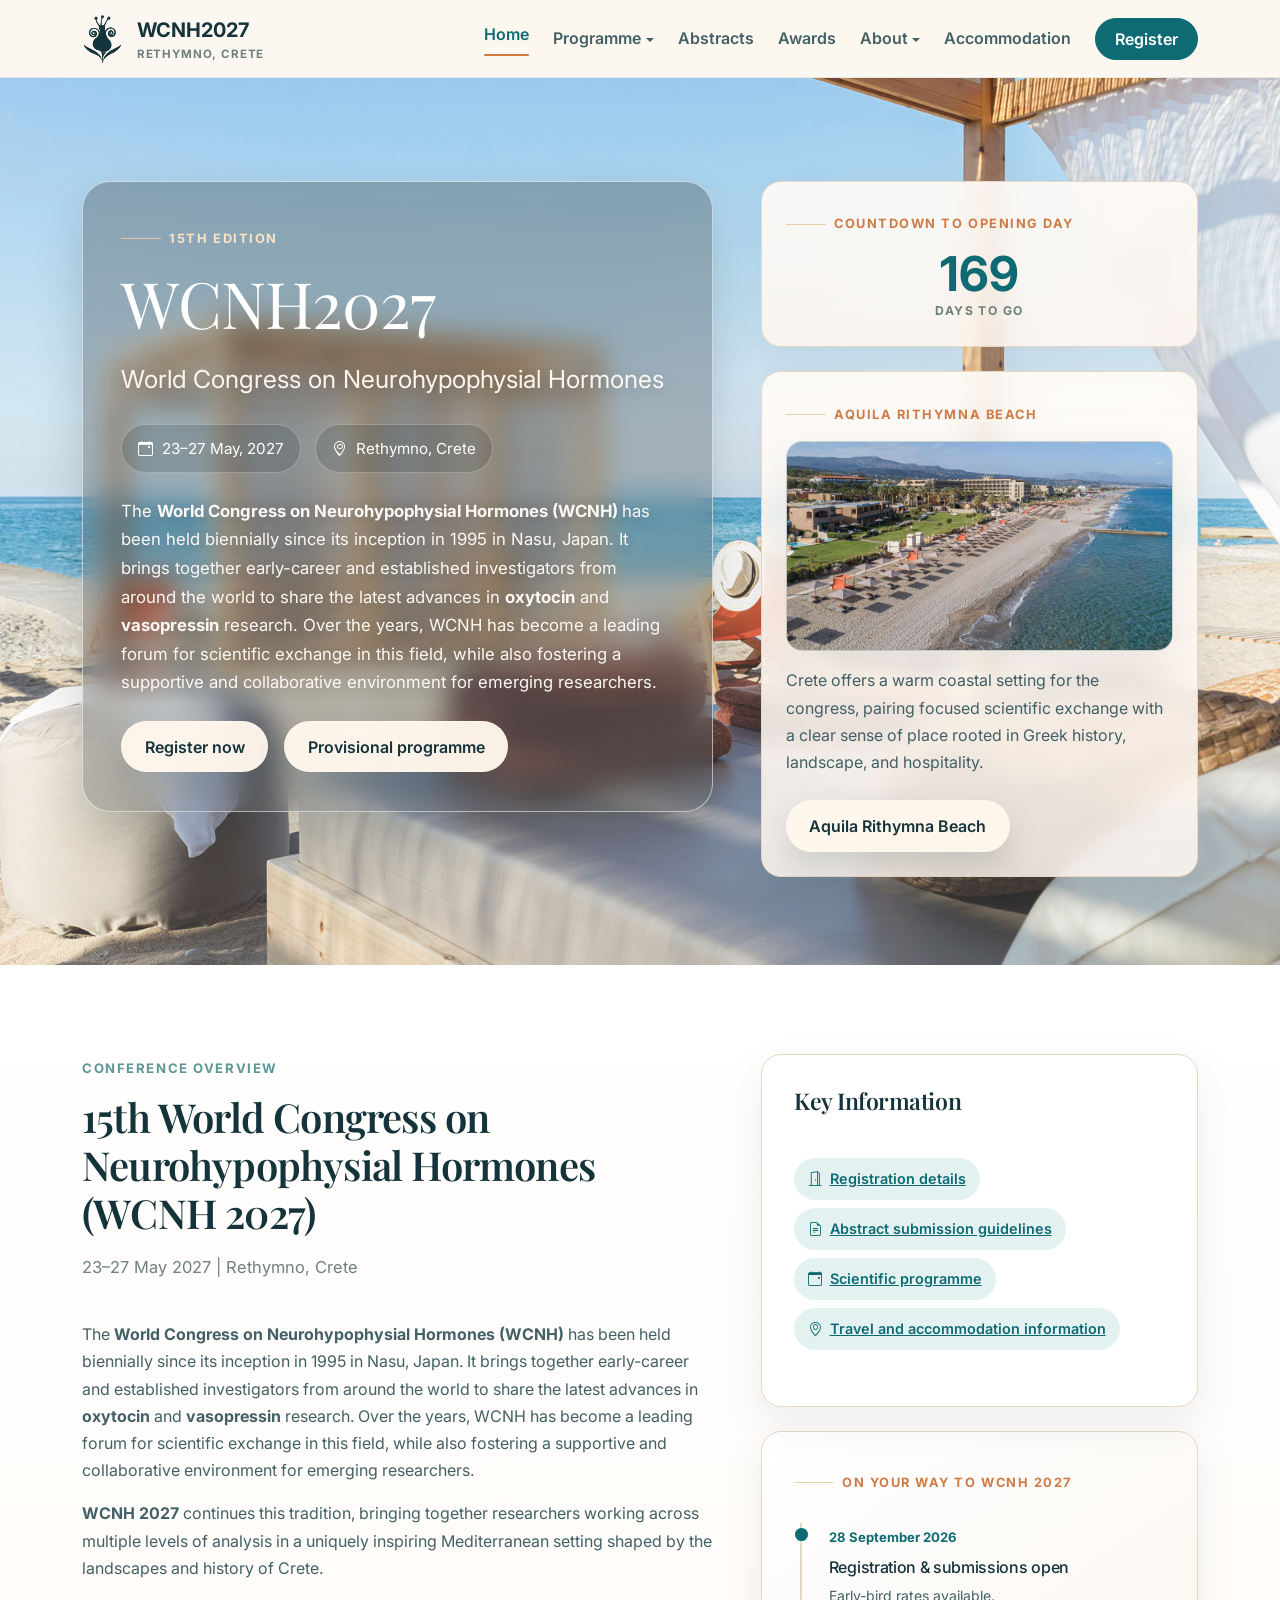
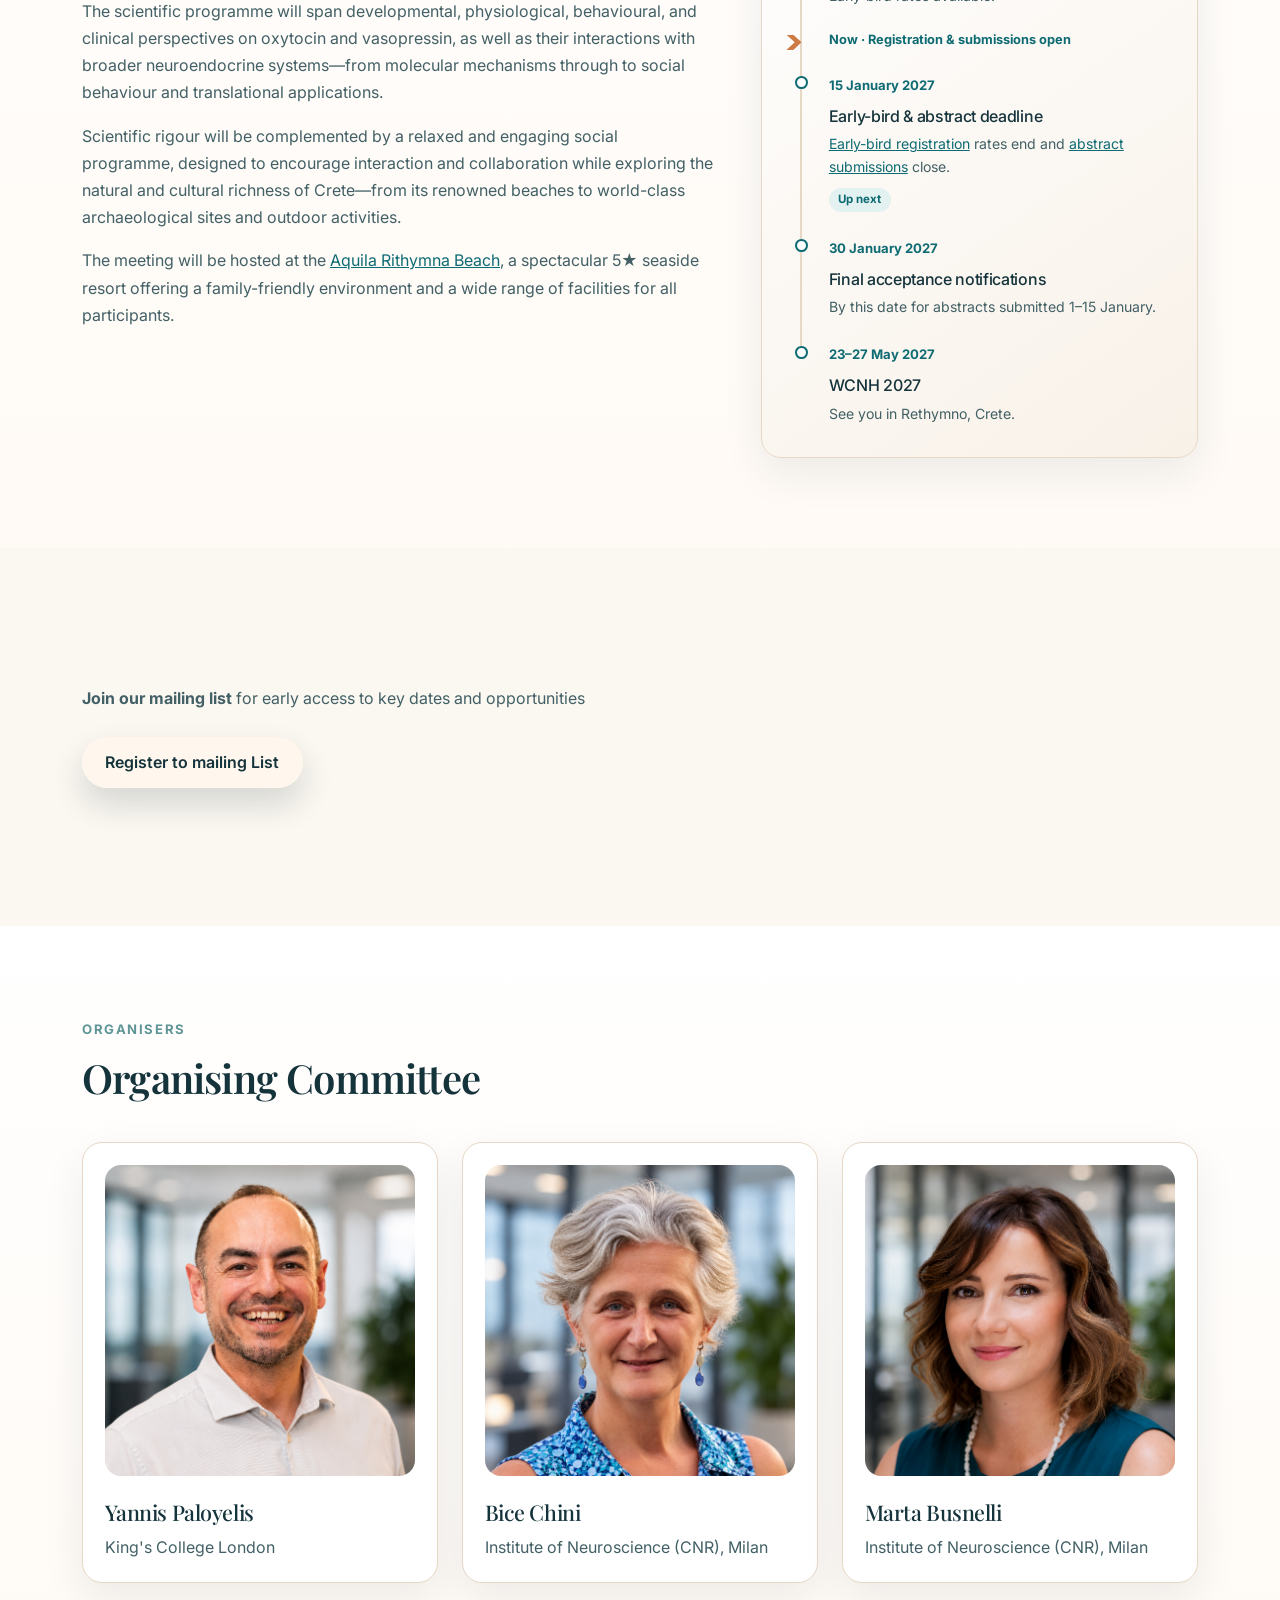
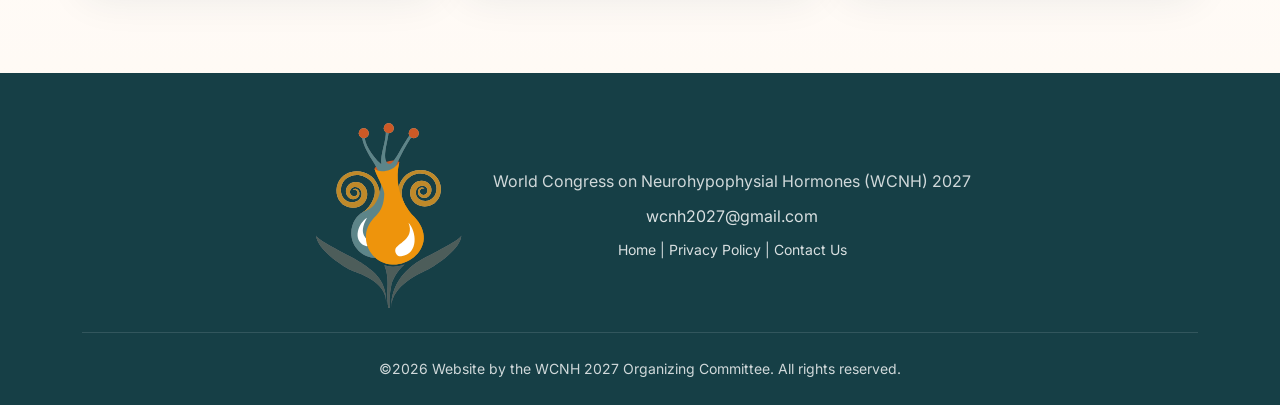
<file: index.html>
<!DOCTYPE html>
<html lang="en">
<head>
  <meta charset="UTF-8">
  <meta name="viewport" content="width=device-width, initial-scale=1">
  <title>WCNH 2027 | World Congress on Oxytocin &amp; Vasopressin Research | Crete, 23–27 May 2027</title>
  <link rel="icon" type="image/svg+xml" href="assets/img/favicon.svg">
  <meta name="description" content="The 15th World Congress on Neurohypophysial Hormones (WCNH 2027) brings together oxytocin and vasopressin researchers in Rethymno, Crete, 23–27 May 2027. Register, submit abstracts and view the programme.">
  <link rel="canonical" href="https://wcnh2027.com/">
  <meta property="og:type" content="website">
  <meta property="og:site_name" content="WCNH 2027">
  <meta property="og:title" content="WCNH 2027 | World Congress on Oxytocin &amp; Vasopressin Research | Crete, 23–27 May 2027">
  <meta property="og:description" content="The 15th World Congress on Neurohypophysial Hormones (WCNH 2027) brings together oxytocin and vasopressin researchers in Rethymno, Crete, 23–27 May 2027. Register, submit abstracts and view the programme.">
  <meta property="og:url" content="https://wcnh2027.com/">
  <meta property="og:image" content="https://wcnh2027.com/assets/img/hotel/1_aquila_hotels_and_resorts_rithymna_beach-1.jpg">
  <meta name="twitter:card" content="summary_large_image">
  <link rel="preconnect" href="https://fonts.googleapis.com">
  <link rel="preconnect" href="https://fonts.gstatic.com" crossorigin>
  <link href="https://fonts.googleapis.com/css2?family=Inter:wght@400;500;600;700&family=Playfair+Display:wght@600;700&display=swap" rel="stylesheet">
  <link href="https://cdn.jsdelivr.net/npm/bootstrap@5.3.3/dist/css/bootstrap.min.css" rel="stylesheet">
  <link href="https://cdn.jsdelivr.net/npm/bootstrap-icons@1.11.3/font/bootstrap-icons.min.css" rel="stylesheet">
  <link rel="stylesheet" href="assets/css/style.css">
  <link rel="stylesheet" href="assets/css/home.css">
  <script type="application/ld+json">
  {
    "@context": "https://schema.org",
    "@type": "Event",
    "name": "WCNH 2027 – 15th World Congress on Neurohypophysial Hormones",
    "alternateName": ["WCNH2027", "World Congress on Oxytocin and Vasopressin"],
    "description": "The 15th World Congress on Neurohypophysial Hormones brings together early-career and established investigators to share the latest advances in oxytocin and vasopressin research.",
    "about": ["Oxytocin", "Vasopressin", "Neurohypophysial hormones", "Neuroendocrinology"],
    "startDate": "2027-05-23",
    "endDate": "2027-05-27",
    "eventStatus": "https://schema.org/EventScheduled",
    "eventAttendanceMode": "https://schema.org/OfflineEventAttendanceMode",
    "url": "https://wcnh2027.com/",
    "image": ["https://wcnh2027.com/assets/img/hotel/1_aquila_hotels_and_resorts_rithymna_beach-1.jpg"],
    "location": {
      "@type": "Place",
      "name": "Aquila Rithymna Beach",
      "url": "https://rithymnabeach.com/",
      "address": {
        "@type": "PostalAddress",
        "addressLocality": "Rethymno",
        "addressRegion": "Crete",
        "addressCountry": "GR"
      }
    },
    "organizer": [
      { "@type": "Person", "name": "Yannis Paloyelis", "affiliation": "King's College London" },
      { "@type": "Person", "name": "Bice Chini", "affiliation": "Institute of Neuroscience (CNR), Milan" },
      { "@type": "Person", "name": "Marta Busnelli", "affiliation": "Institute of Neuroscience (CNR), Milan" }
    ],
    "offers": {
      "@type": "AggregateOffer",
      "url": "https://wcnh2027.com/registration.html",
      "priceCurrency": "EUR",
      "lowPrice": "560",
      "highPrice": "1090",
      "availability": "https://schema.org/InStock"
    }
  }
  </script>
</head>
<body>
  <a class="skip-link" href="#main-content">Skip to content</a>
  <div data-site-nav></div>

<main id="main-content">
    <header class="hero-section home-hero">
      <div class="container">
        <div class="row align-items-top g-5">
          <div class="col-lg-7">
            <div class="hero-copy-shell reveal-on-scroll">
              <p class="eyebrow">15th Edition</p>
              <h1 class="mb-3">
                <span class="display-3 d-block mb-3">WCNH2027</span>
                <span class="hero-tagline d-block">World Congress on Neurohypophysial Hormones</span>
              </h1>
              <div class="hero-meta">
                <span><i class="bi bi-calendar-event"></i> 23–27 May, 2027</span>
                <span><i class="bi bi-geo-alt"></i> Rethymno, Crete</span>
              </div>
              <p class="lead-copy">
                The <strong> World Congress on Neurohypophysial Hormones (WCNH) </strong> has been held biennially since its inception in 1995 in Nasu, Japan.
                It brings together early-career and established investigators from around the world to share the latest advances in <strong>oxytocin</strong> and <strong>vasopressin</strong> research. Over the years, WCNH has become a leading forum for scientific exchange in this field, while also fostering a supportive and collaborative environment for emerging researchers.
              </p>
              <div class="d-flex flex-wrap gap-3 mt-4">
                <a class="btn btn-light" href="registration.html">Register now</a>
                <a class="btn btn-light" href="programme.html" >Provisional programme</a>
                <!-- <a class="btn btn-outline-light" href="#dates">View Important Dates</a> -->
              </div>
            </div>
          </div>
          <div class="col-lg-5">
            <div class="hero-panel reveal-on-scroll">

              <p class="eyebrow">Countdown to opening day</p>
              <div class="countdown-simple" data-countdown-date="2027-05-23T08:30:00+01:00">
                <span class="countdown-value" data-countdown-field="days">00</span>
                <span class="countdown-label">Days to go</span>
              </div>
            </div>
            <div class="hero-panel mt-4 reveal-on-scroll">

              <p class="eyebrow">Aquila Rithymna Beach</p>
              <figure class="scenic-figure mb-3">
                <img
                  class="scenic-image"
                  src="assets/img/hotel/1_aquila_hotels_and_resorts_rithymna_beach-1.jpg"
                  alt="Aquila Rithymna Beach resort and beachfront in Crete"
                  width="1920"
                  height="1080"
                >
              </figure>
              <p class="mb-3">
                Crete offers a warm coastal setting for the congress, pairing focused scientific exchange with a clear sense of place rooted in
                Greek history, landscape, and hospitality.
              </p>
              <div class="hero-meta hero-meta-compact mt-4">
                <a class="btn btn-light" href="https://rithymnabeach.com/" target="_blank" rel="noopener noreferrer">Aquila Rithymna Beach</a>
              </div>
            </div>
          </div>
        </div>
      </div>
    </header>

    <section id="overview" class="section-space section-surface">
      <div class="container">
        <div class="row g-5 align-items-start">
          <div class="col-lg-7">
            <div class="section-heading reveal-on-scroll">
              <span class="section-kicker">Conference Overview</span>
              <h2 class="section-title">15th World Congress on Neurohypophysial Hormones <br> (WCNH 2027)</h2>
              <p class="section-intro">
                23–27 May 2027 | Rethymno, Crete
              </p>
            </div>

            <p>
              The <strong> World Congress on Neurohypophysial Hormones (WCNH) </strong> has been held biennially since its inception in 1995 in Nasu, Japan.
              It brings together early-career and established investigators from around the world to share the latest advances in <strong>oxytocin</strong> and <strong>vasopressin</strong> research. Over the years, WCNH has become a leading forum for scientific exchange in this field, while also fostering a supportive and collaborative environment for emerging researchers.
            </p>

            <p>
              <strong>WCNH 2027</strong> continues this tradition, bringing together researchers working across multiple levels of analysis in a uniquely inspiring Mediterranean setting shaped by the landscapes and history of Crete.
            </p>
            <p>
              The scientific programme will span developmental, physiological, behavioural, and clinical perspectives on oxytocin and vasopressin, as well as their interactions with broader neuroendocrine systems—from molecular mechanisms through to social behaviour and translational applications.
            </p>
            <p>
              Scientific rigour will be complemented by a relaxed and engaging social programme, designed to encourage interaction and collaboration while exploring the natural and cultural richness of Crete—from its renowned beaches to world-class archaeological sites and outdoor activities.
            </p>
            <p>
              The meeting will be hosted at the <a href="https://rithymnabeach.com/" target="_blank" rel="noopener noreferrer">Aquila Rithymna Beach</a>, a spectacular 5★ seaside resort offering a family-friendly environment and a wide range of facilities for all participants.
            </p>
          </div>
          <div class="col-lg-5">
            <div class="content-panel reveal-on-scroll">


              <h3 class="panel-title">Key Information</h3><br>
              <div class="mb-3">
                <a class="meta-chip" href="registration.html"><i class="bi bi-door-open"></i> Registration details</a>
                <a class="meta-chip" href="abstracts.html"><i class="bi bi-file-earmark-text"></i> Abstract submission guidelines</a>
                <a class="meta-chip" href="programme.html"><i class="bi bi-calendar-event"></i> Scientific programme</a>
                <a class="meta-chip" href="accommodation.html"><i class="bi bi-geo-alt"></i> Travel and accommodation information</a>
              </div>
            </div>
            <section class="content-panel key-dates-panel mt-4" aria-labelledby="home-dates-heading" data-key-dates>
              <h3 id="home-dates-heading" class="eyebrow">On your way to WCNH 2027</h3>
              <ol class="key-dates-list">
                <li data-milestone-start="2026-09-27" data-milestone-end="2026-09-27" data-now-before="Registration &amp; submissions opening soon" data-now-during="Registration &amp; submissions open">
                  <time datetime="2026-09-27">28 September 2026</time>
                  <h4>Registration &amp; submissions open</h4>
                  <p>Early-bird rates available.</p>
                  <span class="key-dates-state" hidden></span>
                </li>
                <!-- Dates sourced from registration.html and abstracts.html. -->
                <li data-milestone-start="2027-01-15" data-milestone-end="2027-01-15" data-now-before="Registration &amp; submissions open" data-now-during="Early-bird &amp; abstract deadline today">
                  <time datetime="2027-01-15">15 January 2027</time>
                  <h4>Early-bird &amp; abstract deadline</h4>
                  <p><a href="registration.html">Early-bird registration</a> rates end and <a href="abstracts.html">abstract submissions</a> close.</p>
                  <span class="key-dates-state" hidden></span>
                </li>
                <li data-milestone-start="2027-01-30" data-milestone-end="2027-01-30" data-now-before="Awaiting final acceptance notifications" data-now-during="Final acceptance notifications due today">
                  <time datetime="2027-01-30">30 January 2027</time>
                  <h4>Final acceptance notifications</h4>
                  <p>By this date for abstracts submitted 1–15 January.</p>
                  <span class="key-dates-state" hidden></span>
                </li>
                <li data-milestone-start="2027-05-23" data-milestone-end="2027-05-27" data-now-before="Preparing for Crete" data-now-during="WCNH 2027 is underway">
                  <span class="key-dates-date"><time datetime="2027-05-23">23</time>–<time datetime="2027-05-27">27 May 2027</time></span>
                  <h4>WCNH 2027</h4>
                  <p>See you in Rethymno, Crete.</p>
                  <span class="key-dates-state" hidden></span>
                </li>
              </ol>
            </section>
          </div>
        </div>
      </div>
    </section>

    <section class="section-space">
      <div class="container my-5">
        <p><strong>Join our mailing list</strong> for early access to key dates and opportunities</p>
        <div class="mt-4">
          <button class="btn btn-light" data-bs-toggle="modal" data-bs-target="#mailingListForm">Register to mailing List</button>
        </div>
      </div>
    </section>

    <!--
    <section id="dates" class="section-space section-muted">
      <div class="container">
        <div class="section-heading reveal-on-scroll">
          <span class="section-kicker">Important Dates</span>
          <h2 class="section-title">Key phases from first announcement to final updates</h2>
          <p class="section-intro">
            The timeline below now reflects the planned website rollout, from initial announcement through registrations, programme updates,
            and any late-breaking submission opportunities.
          </p>
        </div>
        <div class="conference-timeline reveal-on-scroll">
          <article class="timeline-item">
            <div class="timeline-card">

              <span class="timeline-date">Phase 1</span>
              <h3 class="h5">Announcement</h3>
              <p class="mb-0">Landing page goes live with the core conference information, essential context, and the first timeline of key dates.</p>
            </div>
          </article>
          <article class="timeline-item">
            <div class="timeline-card">

              <span class="timeline-date">Phase 2</span>
              <h3 class="h5">Registrations &amp; Submissions</h3>
              <p class="mb-0">Registration and submission pathways open, supported by selected programme details such as plenary speaker information.</p>
            </div>
          </article>
          <article class="timeline-item">
            <div class="timeline-card">

              <span class="timeline-date">Phase 3</span>
              <h3 class="h5">Preliminary Programme</h3>
              <p class="mb-0">Once submissions have closed, the site shifts to a preliminary programme view with the developing scientific schedule.</p>
            </div>
          </article>
          <article class="timeline-item">
            <div class="timeline-card">

              <span class="timeline-date">Phase 4</span>
              <h3 class="h5">Final Version</h3>
              <p class="mb-0">The full conference website is updated with the finalised programme, confirmed details, and polished attendee information.</p>
            </div>
          </article>
          <article class="timeline-item">
            <div class="timeline-card">

              <span class="timeline-date">Phase 5</span>
              <h3 class="h5">Registrations Close</h3>
              <p class="mb-0">Online registration closes and the site messaging shifts toward final attendee guidance and on-site preparation.</p>
            </div>
          </article>
          <article class="timeline-item">
            <div class="timeline-card">

              <span class="timeline-date">Phase 6</span>
              <h3 class="h5">Breaking News Poster Submissions</h3>
              <p class="mb-0">An optional late-breaking poster submission route can be added if the committee decides to accommodate final emerging results.</p>
            </div>
          </article>
        </div>
      </div>
    </section>
    -->

    <section id="committee" class="section-space section-surface">
      <div class="container">
        <div class="section-heading reveal-on-scroll">
          <span class="section-kicker">Organisers</span>
          <h2 class="section-title">Organising Committee</h2>
          <!-- <p class="section-intro">
            Committee cards are structured to accommodate names, roles, affiliations, and portraits without changing the layout.
          </p> -->
        </div>

        <div class="row g-4">
          <div class="col-md-6 col-xl-4">
            <article class="committee-card card-lift reveal-on-scroll">
              <img class="organiser-photo mb-4" src="assets/img/organisers/YannisPaloyelis.png" alt="Yannis Paloyelis">
              <h3 class="h4">Yannis Paloyelis</h3>
              <!-- <p class="card-role mb-2">Conference Chair</p> -->
              <p>King's College London</p>
            </article>
          </div>
          <div class="col-md-6 col-xl-4">
            <article class="committee-card card-lift reveal-on-scroll">
              <img class="organiser-photo mb-4" src="assets/img/organisers/BiceChini.png" alt="Bice Chini">

              <h3 class="h4">Bice Chini</h3>
              <!-- <p class="card-role mb-2">Scientific Programme Lead</p> -->
              <p>Institute of Neuroscience (CNR), Milan</p>
            </article>
          </div>
          <div class="col-md-6 col-xl-4">
            <article class="committee-card card-lift reveal-on-scroll">
              <img class="organiser-photo mb-4" src="assets/img/organisers/MartaBusnelli.png" alt="Marta Busnelli">

              <h3 class="h4">Marta Busnelli</h3>
              <!-- <p class="card-role mb-2">Symposia Coordinator</p> -->
              <p>Institute of Neuroscience (CNR), Milan</p>
            </article>
          </div>

        </div>
      </div>
    </section>

    <!--
    <section class="section-space sponsor-band">
      <div class="container">
        <div class="section-heading reveal-on-scroll">
          <span class="section-kicker">Sponsors</span>
          <h2 class="section-title">Headline supporter strip</h2>
          <p class="section-intro text-white-50">
            Sponsor logo placeholders are ready for final artwork and can be replaced without changing the surrounding layout.
          </p>
        </div>
        <div class="sponsor-logo-grid reveal-on-scroll">
          <div class="placeholder-box placeholder-logo small-sponsor" role="img" aria-label="Placeholder sponsor logo">Sponsor Logo</div>
          <div class="placeholder-box placeholder-logo small-sponsor" role="img" aria-label="Placeholder sponsor logo">Sponsor Logo</div>
          <div class="placeholder-box placeholder-logo small-sponsor" role="img" aria-label="Placeholder sponsor logo">Sponsor Logo</div>
          <div class="placeholder-box placeholder-logo small-sponsor" role="img" aria-label="Placeholder sponsor logo">Sponsor Logo</div>
          <div class="placeholder-box placeholder-logo small-sponsor" role="img" aria-label="Placeholder sponsor logo">Sponsor Logo</div>
          <div class="placeholder-box placeholder-logo small-sponsor" role="img" aria-label="Placeholder sponsor logo">Sponsor Logo</div>
        </div>
      </div>
    </section>
    -->

    <!-- Mailing List Form Modal -->
    <div class="modal modal-lg fade" id="mailingListForm" tabindex="-1">
      <div class="modal-dialog modal-dialog-centered modal-dialog-scrollable">
        <div class="modal-content">
          <div class="modal-header">
            <h5 class="modal-title">Register to mailing List</h5>
            <button type="button" class="btn-close" data-bs-dismiss="modal"></button>
          </div>
          <div class="modal-body p-0">
            <iframe src="https://docs.google.com/forms/d/e/1FAIpQLSe7f-QcATJSkOuPrlqA4BNb-zPAXRBqx-QF3oDU3RXmkRbmXg/viewform?usp=header" width="100%" height="800" frameborder="0" marginheight="0" marginwidth="0" allow="geolocation; microphone; camera" sandbox="allow-same-origin allow-scripts allow-popups allow-forms">Loading…</iframe>
          </div>
        </div>
      </div>
    </div>


  </main>
  <div data-site-footer></div>

<script src="https://cdn.jsdelivr.net/npm/bootstrap@5.3.3/dist/js/bootstrap.bundle.min.js"></script>
  <script src="assets/js/main.js"></script>
  <script src="assets/js/home.js"></script>

  <!-- MailerLite Universal -->
<script>
    (function(w,d,e,u,f,l,n){w[f]=w[f]||function(){(w[f].q=w[f].q||[])
    .push(arguments);},l=d.createElement(e),l.async=1,l.src=u,
    n=d.getElementsByTagName(e)[0],n.parentNode.insertBefore(l,n);})
    (window,document,'script','https://assets.mailerlite.com/js/universal.js','ml');
    ml('account', '2269694');
</script>
<!-- End MailerLite Universal -->
</body>
</html>
</file>
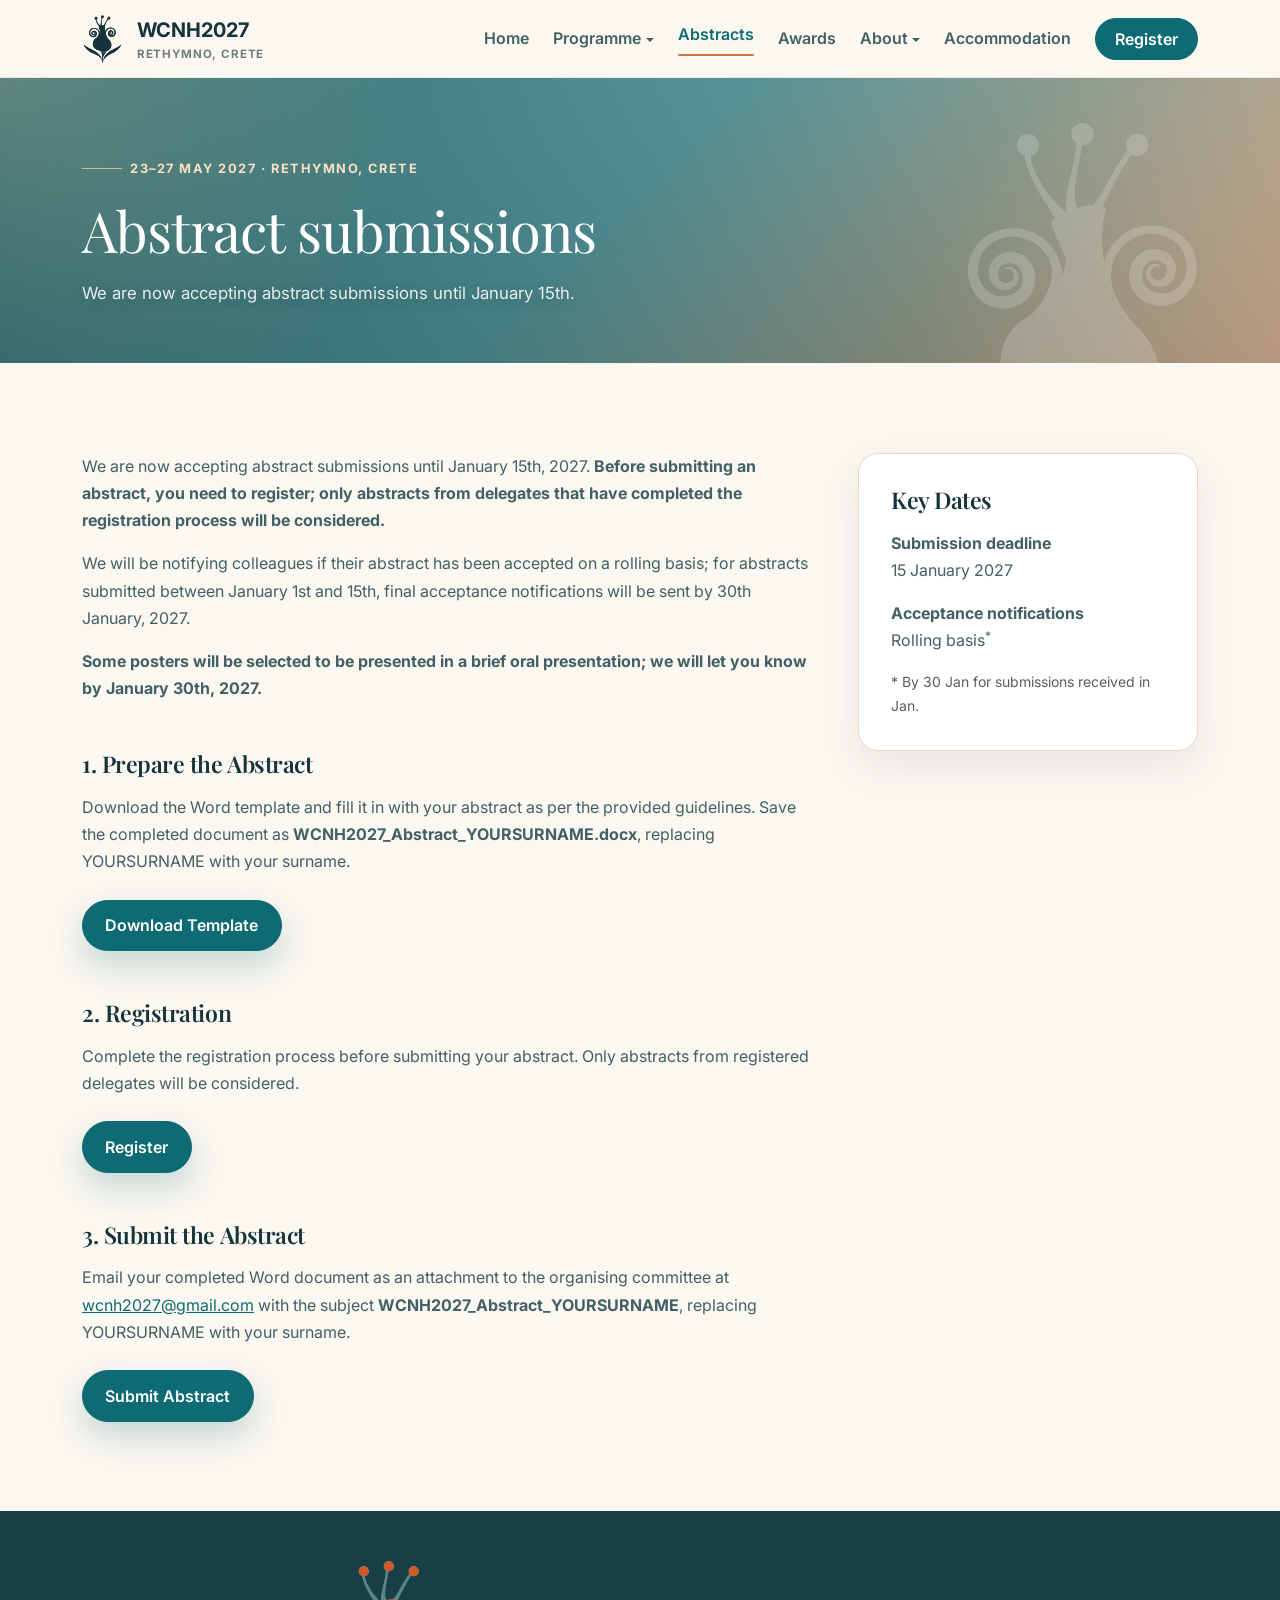
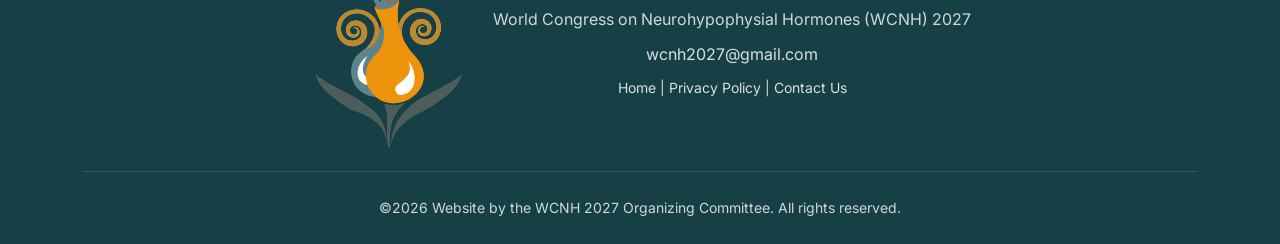
<file: abstracts.html>
<!DOCTYPE html>
<html lang="en">
<head>
  <meta charset="UTF-8">
  <meta name="viewport" content="width=device-width, initial-scale=1">
  <title>Abstract Submission | WCNH 2027 Oxytocin &amp; Vasopressin Congress</title>
  <link rel="icon" type="image/svg+xml" href="assets/img/favicon.svg">
  <meta name="description" content="Submit your oxytocin or vasopressin research abstract to WCNH 2027. Download the Word template, complete it and email it to the organising committee.">
  <link rel="canonical" href="https://wcnh2027.com/abstracts.html">
  <meta property="og:type" content="website">
  <meta property="og:site_name" content="WCNH 2027">
  <meta property="og:title" content="Abstract Submission | WCNH 2027 Oxytocin &amp; Vasopressin Congress">
  <meta property="og:description" content="Submit your oxytocin or vasopressin research abstract to WCNH 2027. Download the Word template, complete it and email it to the organising committee.">
  <meta property="og:url" content="https://wcnh2027.com/abstracts.html">
  <meta property="og:image" content="https://wcnh2027.com/assets/img/hotel/1_aquila_hotels_and_resorts_rithymna_beach-1.jpg">
  <meta name="twitter:card" content="summary_large_image">
  <link rel="preconnect" href="https://fonts.googleapis.com">
  <link rel="preconnect" href="https://fonts.gstatic.com" crossorigin>
  <link href="https://fonts.googleapis.com/css2?family=Inter:wght@400;500;600;700&family=Playfair+Display:wght@600;700&display=swap" rel="stylesheet">
  <link href="https://cdn.jsdelivr.net/npm/bootstrap@5.3.3/dist/css/bootstrap.min.css" rel="stylesheet">
  <link href="https://cdn.jsdelivr.net/npm/bootstrap-icons@1.11.3/font/bootstrap-icons.min.css" rel="stylesheet">
  <link rel="stylesheet" href="assets/css/style.css">
</head>
<body>
  <a class="skip-link" href="#main-content">Skip to content</a>
  <div data-site-nav></div>
  <main id="main-content">
    <header class="page-hero">
      <div class="container">
        <img class="page-hero-mark" src="assets/img/logo-square.svg" alt="" aria-hidden="true" width="640" height="750">
        <p class="eyebrow">23–27 May 2027 · Rethymno, Crete</p>
        <h1 class="display-4 mb-3">Abstract submissions</h1>
        <p class="lead-copy mb-0">We are now accepting abstract submissions until January 15th.</p>
      </div>
    </header>
    <div class="section-space">
      <div class="container">
        <div class="row g-5 align-items-start">
          <div class="col-lg-8 d-flex flex-column gap-5">
            <div>
              <p>We are now accepting abstract submissions until January 15th, 2027. <strong>Before submitting an abstract, you need to register; only abstracts from delegates that have completed the registration process will be considered.</strong></p>
              <p>We will be notifying colleagues if their abstract has been accepted on a rolling basis; for abstracts submitted between January 1st and 15th, final acceptance notifications will be sent by 30th January, 2027.</p>
              <p class="mb-0"><strong>Some posters will be selected to be presented in a brief oral presentation; we will let you know by January 30th, 2027.</strong></p>
            </div>
            <section aria-labelledby="prepare-heading">
              <h2 id="prepare-heading" class="panel-title">1. Prepare the Abstract</h2>
              <p>Download the Word template and fill it in with your abstract as per the provided guidelines. Save the completed document as <strong>WCNH2027_Abstract_YOURSURNAME.docx</strong>, replacing YOURSURNAME with your surname.</p>
              <div class="mt-4">
                <a class="btn btn-primary" href="assets/downloads/WCNH2027_AbstractSubmissionTemplate.docx" download>Download Template</a>
              </div>
            </section>
            <section aria-labelledby="registration-heading">
              <h2 id="registration-heading" class="panel-title">2. Registration</h2>
              <p>Complete the registration process before submitting your abstract. Only abstracts from registered delegates will be considered.</p>
              <div class="mt-4">
                <a class="btn btn-primary" href="registration.html">Register</a>
              </div>
            </section>
            <section aria-labelledby="submit-heading">
              <h2 id="submit-heading" class="panel-title">3. Submit the Abstract</h2>
              <p id="attachment-reminder">Email your completed Word document as an attachment to the organising committee at <a href="mailto:wcnh2027@gmail.com">wcnh2027@gmail.com</a> with the subject <strong>WCNH2027_Abstract_YOURSURNAME</strong>, replacing YOURSURNAME with your surname.</p>
              <div class="mt-4">
                <a class="btn btn-primary" href="mailto:wcnh2027@gmail.com?subject=WCNH2027_Abstract_YOURSURNAME" aria-describedby="attachment-reminder">Submit Abstract</a>
              </div>
            </section>
          </div>
          <div class="col-lg-4">
            <aside class="content-panel" aria-labelledby="key-dates-heading">
              <h2 id="key-dates-heading" class="panel-title">Key Dates</h2>
              <dl class="mb-0">
                <dt>Submission deadline</dt>
                <dd class="mb-3">15 January 2027</dd>
                <dt>Acceptance notifications</dt>
                <dd class="mb-0" aria-describedby="acceptance-footnote">Rolling basis<sup>*</sup></dd>
              </dl>
              <p id="acceptance-footnote" class="small text-muted mt-3 mb-0">* By 30 Jan for submissions received in Jan.</p>
            </aside>
          </div>
        </div>
      </div>
    </div>
  </main>
  <div data-site-footer></div>
  <script src="https://cdn.jsdelivr.net/npm/bootstrap@5.3.3/dist/js/bootstrap.bundle.min.js"></script>
  <script src="assets/js/main.js"></script>
</body>
</html>
</file>
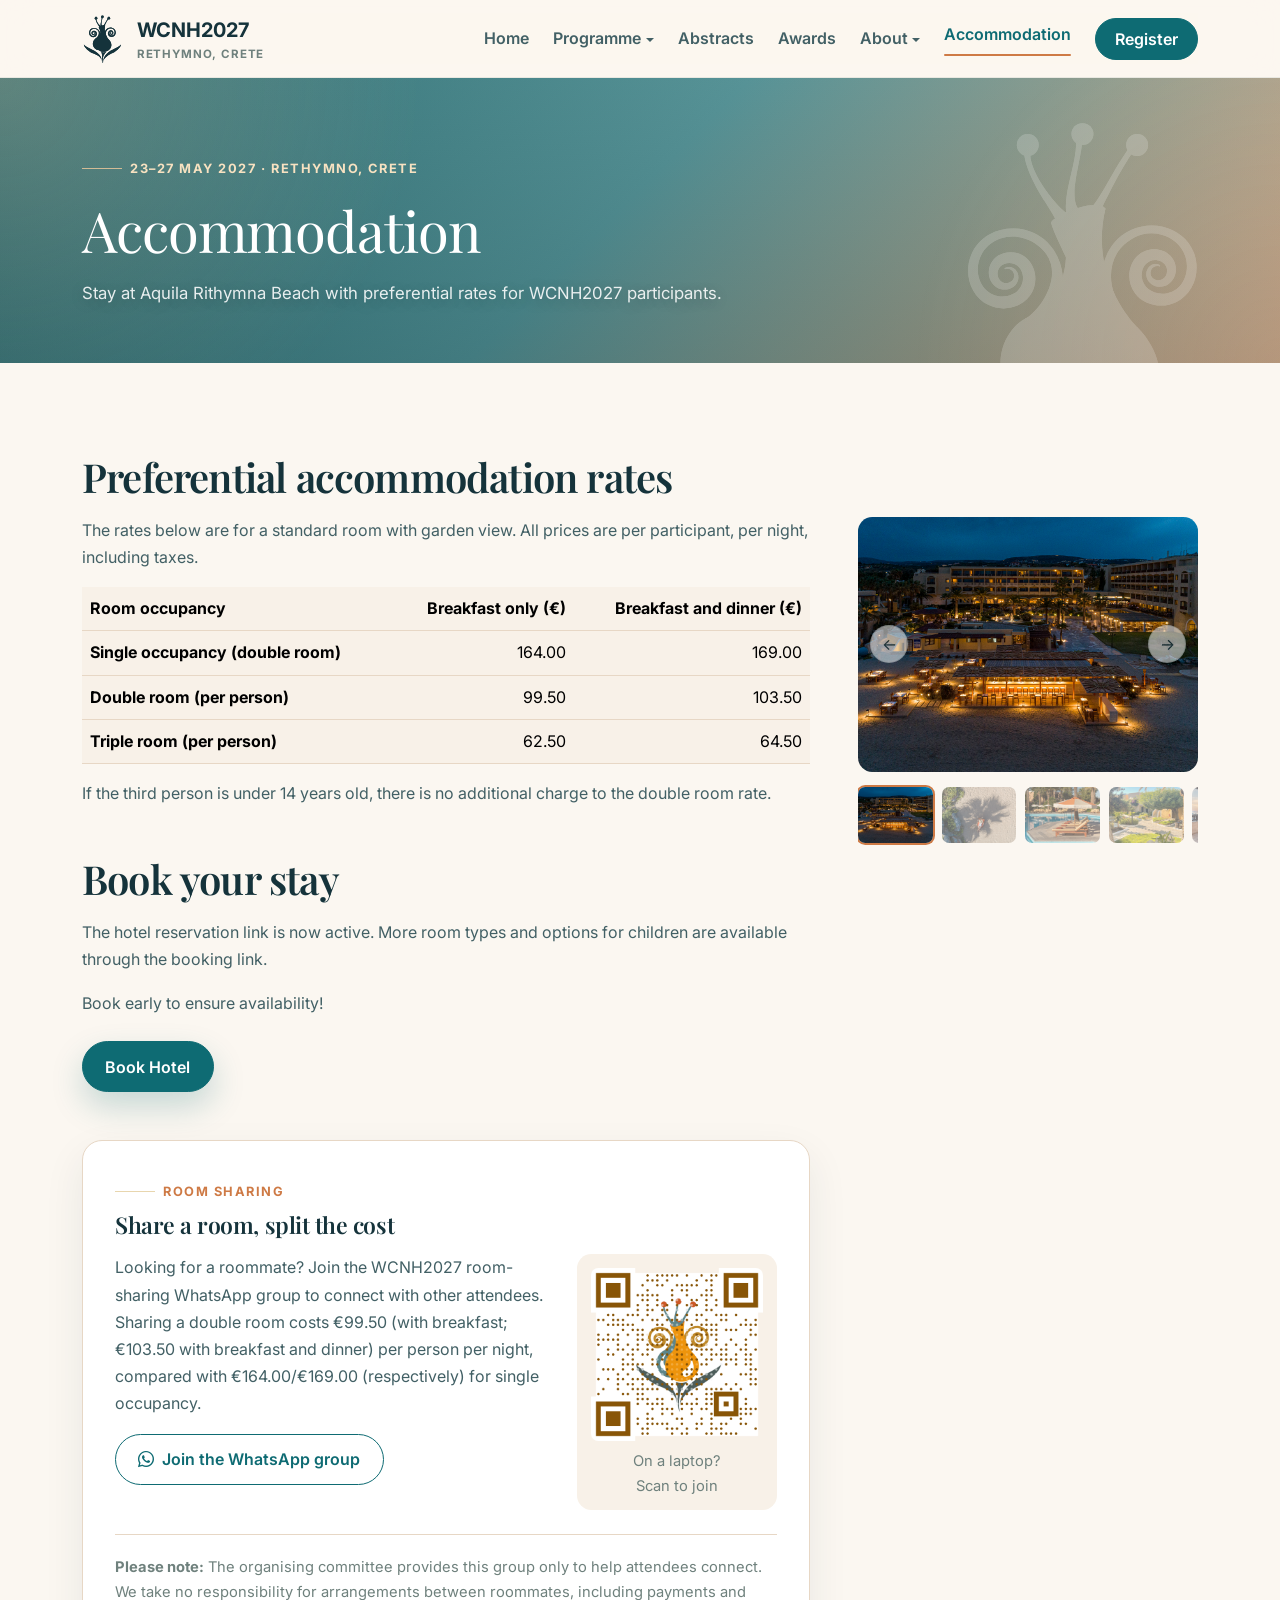
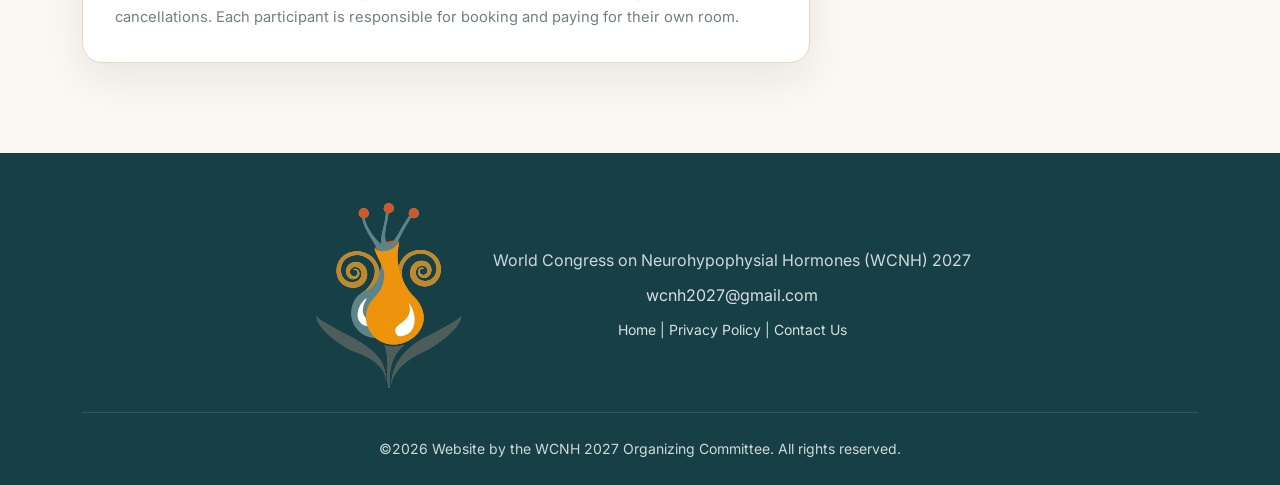
<file: accommodation.html>
<!DOCTYPE html>
<html lang="en">
<head>
  <meta charset="UTF-8">
  <meta name="viewport" content="width=device-width, initial-scale=1">
  <title>Accommodation | WCNH 2027 Oxytocin &amp; Vasopressin Congress</title>
  <link rel="icon" type="image/svg+xml" href="assets/img/favicon.svg">
  <meta name="description" content="Book accommodation at Aquila Rithymna Beach, Crete, for WCNH 2027, the World Congress on Neurohypophysial Hormones. Preferential room rates and booking information.">
  <link rel="canonical" href="https://wcnh2027.com/accommodation.html">
  <meta property="og:type" content="website">
  <meta property="og:site_name" content="WCNH 2027">
  <meta property="og:title" content="Accommodation | WCNH 2027 Oxytocin &amp; Vasopressin Congress">
  <meta property="og:description" content="Book accommodation at Aquila Rithymna Beach, Crete, for WCNH 2027, the World Congress on Neurohypophysial Hormones. Preferential room rates and booking information.">
  <meta property="og:url" content="https://wcnh2027.com/accommodation.html">
  <meta property="og:image" content="https://wcnh2027.com/assets/img/hotel/1_aquila_hotels_and_resorts_rithymna_beach-1.jpg">
  <meta name="twitter:card" content="summary_large_image">
  <link rel="preconnect" href="https://fonts.googleapis.com">
  <link rel="preconnect" href="https://fonts.gstatic.com" crossorigin>
  <link href="https://fonts.googleapis.com/css2?family=Inter:wght@400;500;600;700&family=Playfair+Display:wght@600;700&display=swap" rel="stylesheet">
  <link href="https://cdn.jsdelivr.net/npm/bootstrap@5.3.3/dist/css/bootstrap.min.css" rel="stylesheet">
  <link href="https://cdn.jsdelivr.net/npm/bootstrap-icons@1.11.3/font/bootstrap-icons.min.css" rel="stylesheet">
  <link rel="stylesheet" href="assets/css/style.css">
  <link rel="stylesheet" href="assets/css/accommodation.css">
</head>
<body>
  <a class="skip-link" href="#main-content">Skip to content</a>
  <div data-site-nav></div>
  <main id="main-content">
    <header class="page-hero">
      <div class="container">
        <img class="page-hero-mark" src="assets/img/logo-square.svg" alt="" aria-hidden="true" width="640" height="750">
        <p class="eyebrow">23–27 May 2027 · Rethymno, Crete</p>
        <h1 class="display-4 mb-3">Accommodation</h1>
        <p class="lead-copy mb-0">Stay at Aquila Rithymna Beach with preferential rates for WCNH2027 participants.</p>
      </div>
    </header>
    <div class="section-space">
      <div class="container">
        <div class="row">
          <div class="col-lg-8">
            <!-- CONTENT REVIEW: Revise or remove the preferential rate structure around 23 April 2027, one month before the conference. -->
            <h2 id="rates-heading" class="section-title">Preferential accommodation rates</h2>
          </div>
        </div>
        <div class="row g-5 align-items-start">
          <div class="col-lg-8 d-flex flex-column gap-5">
            <section aria-labelledby="rates-heading">
              <p>The rates below are for a standard room with garden view. All prices are per participant, per night, including taxes.</p>
              <div class="table-responsive" role="region" aria-labelledby="rates-heading" tabindex="0">
                <table class="table align-middle mb-0" aria-label="Standard garden-view room rates in euros per participant per night, including taxes" aria-describedby="child-rate-note">
                  <thead>
                    <tr>
                      <th scope="col">Room occupancy</th>
                      <th scope="col" class="text-end">Breakfast only (€)</th>
                      <th scope="col" class="text-end">Breakfast and dinner (€)</th>
                    </tr>
                  </thead>
                  <tbody>
                    <tr>
                      <th scope="row">Single occupancy (double room)</th>
                      <td class="text-end">164.00</td>
                      <td class="text-end">169.00</td>
                    </tr>
                    <tr>
                      <th scope="row">Double room (per person)</th>
                      <td class="text-end">99.50</td>
                      <td class="text-end">103.50</td>
                    </tr>
                    <tr>
                      <th scope="row">Triple room (per person)</th>
                      <td class="text-end">62.50</td>
                      <td class="text-end">64.50</td>
                    </tr>
                  </tbody>
                </table>
              </div>
              <p id="child-rate-note" class="mt-3 mb-0">If the third person is under 14 years old, there is no additional charge to the double room rate.</p>
            </section>
            <section aria-labelledby="booking-heading">
              <h2 id="booking-heading" class="section-title">Book your stay</h2>
              <p>The hotel reservation link is now active. More room types and options for children are available through the booking link.</p>
              <p>Book early to ensure availability!</p>
              <div class="mt-4">
                <a class="btn btn-primary" href="https://aquilarithymnabeach.reserve-online.net/?checkin=2027-05-22&amp;rooms=1&amp;nights=8&amp;adults=2&amp;bkcode=WCNH&amp;currency=GBP" target="_blank" rel="noopener noreferrer">Book Hotel<span class="visually-hidden"> (opens in a new tab)</span></a>
              </div>
            </section>
            <section class="content-panel room-share" aria-labelledby="room-share-heading">
              <div class="room-share-header">
                <p class="eyebrow mb-2">Room sharing</p>
                <h3 id="room-share-heading" class="panel-title">Share a room, split the cost</h3>
              </div>
              <div class="room-share-body">
                <p>Looking for a roommate? Join the WCNH2027 room-sharing WhatsApp group to connect with other attendees. Sharing a double room costs €99.50 (with breakfast; €103.50 with breakfast and dinner) per person per night, compared with €164.00/€169.00 (respectively) for single occupancy.</p>
                <a class="btn btn-outline-primary" href="https://chat.whatsapp.com/ExX12CseIS00IjVElfNBj0" target="_blank" rel="noopener noreferrer"><i class="bi bi-whatsapp me-2" aria-hidden="true"></i>Join the WhatsApp group<span class="visually-hidden"> (opens in a new tab)</span></a>
              </div>
              <figure class="room-share-qr d-none d-sm-block mb-0">
                <img src="assets/img/room-sharing-qr.png" alt="QR code to join the WCNH2027 room-sharing WhatsApp group" width="1024" height="1024" loading="lazy" decoding="async">
                <figcaption class="small-note text-center mt-2 mb-0">On a laptop?<br>Scan to join</figcaption>
              </figure>
              <p class="room-share-disclaimer small-note mb-0"><strong>Please note:</strong> The organising committee provides this group only to help attendees connect. We take no responsibility for arrangements between roommates, including payments and cancellations. Each participant is responsible for booking and paying for their own room.</p>
            </section>
          </div>
          <aside class="col-lg-4" aria-labelledby="gallery-heading">
            <div class="hotel-gallery" data-hotel-gallery>
              <h2 id="gallery-heading" class="visually-hidden">Aquila Rithymna Beach photo gallery</h2>
              <div class="hotel-gallery-carousel" role="region" aria-roledescription="carousel" aria-label="Hotel photos">
                <div class="hotel-gallery-track" data-gallery-track>
                  <a class="hotel-gallery-preview is-active" href="assets/img/hotel/25_aquila_rithymna_beach_gallery_overview.jpg" target="_blank" rel="noopener noreferrer" aria-label="Open selected photo at full size (opens in a new tab)">
                    <img src="assets/img/hotel/25_aquila_rithymna_beach_gallery_overview.jpg" alt="Aquila Rithymna Beach resort overview" decoding="async">
                  </a>
                </div>
                <div data-gallery-controls hidden>
                  <button class="hotel-gallery-arrow hotel-gallery-arrow-previous" type="button" data-gallery-previous aria-label="Previous hotel photo">&#8592;</button>
                  <button class="hotel-gallery-arrow hotel-gallery-arrow-next" type="button" data-gallery-next aria-label="Next hotel photo">&#8594;</button>
                </div>
                <span class="visually-hidden" data-gallery-status aria-live="polite" aria-atomic="true"></span>
              </div>
              <div class="hotel-gallery-thumbnails" role="group" aria-label="Hotel photo thumbnails">
                <a class="hotel-gallery-thumbnail" href="assets/img/hotel/25_aquila_rithymna_beach_gallery_overview.jpg" target="_blank" rel="noopener noreferrer" aria-current="true"><img src="assets/img/hotel/25_aquila_rithymna_beach_gallery_overview.jpg" alt="Aquila Rithymna Beach resort overview" loading="lazy" decoding="async"></a>
                <a class="hotel-gallery-thumbnail" href="assets/img/hotel/1_aquila_rithymna_beach_gallery_private_beach.jpg" target="_blank" rel="noopener noreferrer"><img src="assets/img/hotel/1_aquila_rithymna_beach_gallery_private_beach.jpg" alt="Private beach" loading="lazy" decoding="async"></a>
                <a class="hotel-gallery-thumbnail" href="assets/img/hotel/14_aquila_rithymna_beach_gallery_swimming_main_pool.jpg" target="_blank" rel="noopener noreferrer"><img src="assets/img/hotel/14_aquila_rithymna_beach_gallery_swimming_main_pool.jpg" alt="Main swimming pool" loading="lazy" decoding="async"></a>
                <a class="hotel-gallery-thumbnail" href="assets/img/hotel/68_aquila_rithymna_beach_gallery_stay_bungalows.jpg" target="_blank" rel="noopener noreferrer"><img src="assets/img/hotel/68_aquila_rithymna_beach_gallery_stay_bungalows.jpg" alt="Hotel bungalows" loading="lazy" decoding="async"></a>
                <a class="hotel-gallery-thumbnail" href="assets/img/hotel/53_aquila_rithymna_beach_gallery_mythica_two_bedroom_family_suite.jpg" target="_blank" rel="noopener noreferrer"><img src="assets/img/hotel/53_aquila_rithymna_beach_gallery_mythica_two_bedroom_family_suite.jpg" alt="Mythica two-bedroom family suite" loading="lazy" decoding="async"></a>
                <a class="hotel-gallery-thumbnail" href="assets/img/hotel/32_aquila_rithymna_beach_gallery_stay_mythica_two_bedroom_villa_private_pool.jpg" target="_blank" rel="noopener noreferrer"><img src="assets/img/hotel/32_aquila_rithymna_beach_gallery_stay_mythica_two_bedroom_villa_private_pool.jpg" alt="Mythica two-bedroom villa with private pool" loading="lazy" decoding="async"></a>
                <a class="hotel-gallery-thumbnail" href="assets/img/hotel/11_aquila_rithymna_beach_gallery_brasserie_rimondi.jpg" target="_blank" rel="noopener noreferrer"><img src="assets/img/hotel/11_aquila_rithymna_beach_gallery_brasserie_rimondi.jpg" alt="Brasserie Rimondi" loading="lazy" decoding="async"></a>
                <a class="hotel-gallery-thumbnail" href="assets/img/hotel/24_aquila_rithymna_beach_gallery_brasserie_rimondi.jpg" target="_blank" rel="noopener noreferrer"><img src="assets/img/hotel/24_aquila_rithymna_beach_gallery_brasserie_rimondi.jpg" alt="Another view of Brasserie Rimondi" loading="lazy" decoding="async"></a>
                <a class="hotel-gallery-thumbnail" href="assets/img/hotel/15_aquila_rithymna_beach_gallery_oceana_restaurant.jpg" target="_blank" rel="noopener noreferrer"><img src="assets/img/hotel/15_aquila_rithymna_beach_gallery_oceana_restaurant.jpg" alt="Oceana restaurant" loading="lazy" decoding="async"></a>
                <a class="hotel-gallery-thumbnail" href="assets/img/hotel/69_aquila_rithymna_beach_gallery_la_pergola_restaurant.jpg" target="_blank" rel="noopener noreferrer"><img src="assets/img/hotel/69_aquila_rithymna_beach_gallery_la_pergola_restaurant.jpg" alt="La Pergola restaurant" loading="lazy" decoding="async"></a>
                <a class="hotel-gallery-thumbnail" href="assets/img/hotel/26_aquila_rithymna_beach_gallery_dine_and_wine.jpg" target="_blank" rel="noopener noreferrer"><img src="assets/img/hotel/26_aquila_rithymna_beach_gallery_dine_and_wine.jpg" alt="Dining and wine at the resort" loading="lazy" decoding="async"></a>
                <a class="hotel-gallery-thumbnail" href="assets/img/hotel/37_aquila_rithymna_beach_gallery_family_kids_clubs_creche.jpg" target="_blank" rel="noopener noreferrer"><img src="assets/img/hotel/37_aquila_rithymna_beach_gallery_family_kids_clubs_creche.jpg" alt="Kids' club and creche" loading="lazy" decoding="async"></a>
                <a class="hotel-gallery-thumbnail" href="assets/img/hotel/39_aquila_rithymna_beach_gallery_waterpark.jpg" target="_blank" rel="noopener noreferrer"><img src="assets/img/hotel/39_aquila_rithymna_beach_gallery_waterpark.jpg" alt="Hotel waterpark" loading="lazy" decoding="async"></a>
                <a class="hotel-gallery-thumbnail" href="assets/img/hotel/58_aquila_rithymna_beach_gallery_activities_water_sports.jpg" target="_blank" rel="noopener noreferrer"><img src="assets/img/hotel/58_aquila_rithymna_beach_gallery_activities_water_sports.jpg" alt="Water sports activities" loading="lazy" decoding="async"></a>
                <a class="hotel-gallery-thumbnail" href="assets/img/hotel/95_aquila_rithymna_beach_gallery_arkadi_monastery_unesco_heritage_site.jpg" target="_blank" rel="noopener noreferrer"><img src="assets/img/hotel/95_aquila_rithymna_beach_gallery_arkadi_monastery_unesco_heritage_site.jpg" alt="Arkadi Monastery excursion" loading="lazy" decoding="async"></a>
              </div>
            </div>
          </aside>
        </div>
      </div>
    </div>
  </main>
  <div data-site-footer></div>
  <script src="https://cdn.jsdelivr.net/npm/bootstrap@5.3.3/dist/js/bootstrap.bundle.min.js"></script>
  <script src="assets/js/main.js"></script>
  <script src="assets/js/accommodation.js"></script>
</body>
</html>
</file>
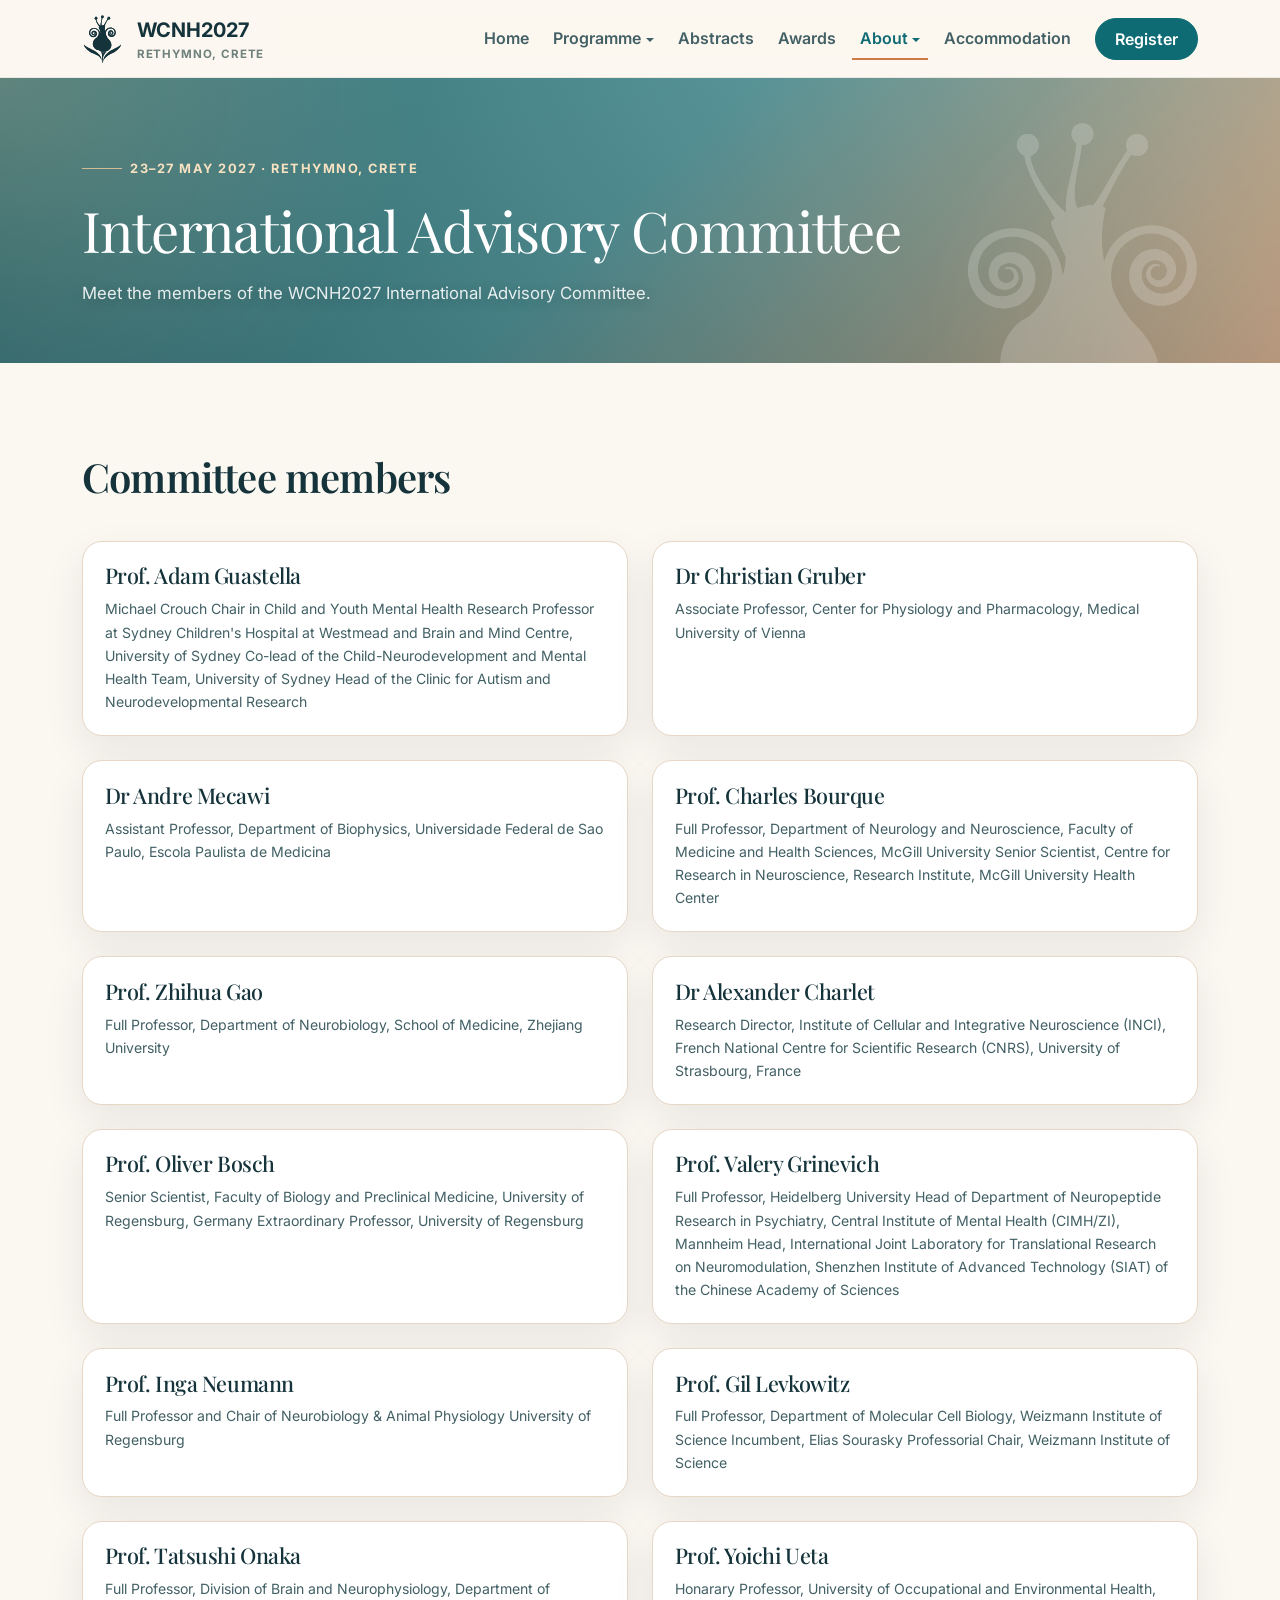
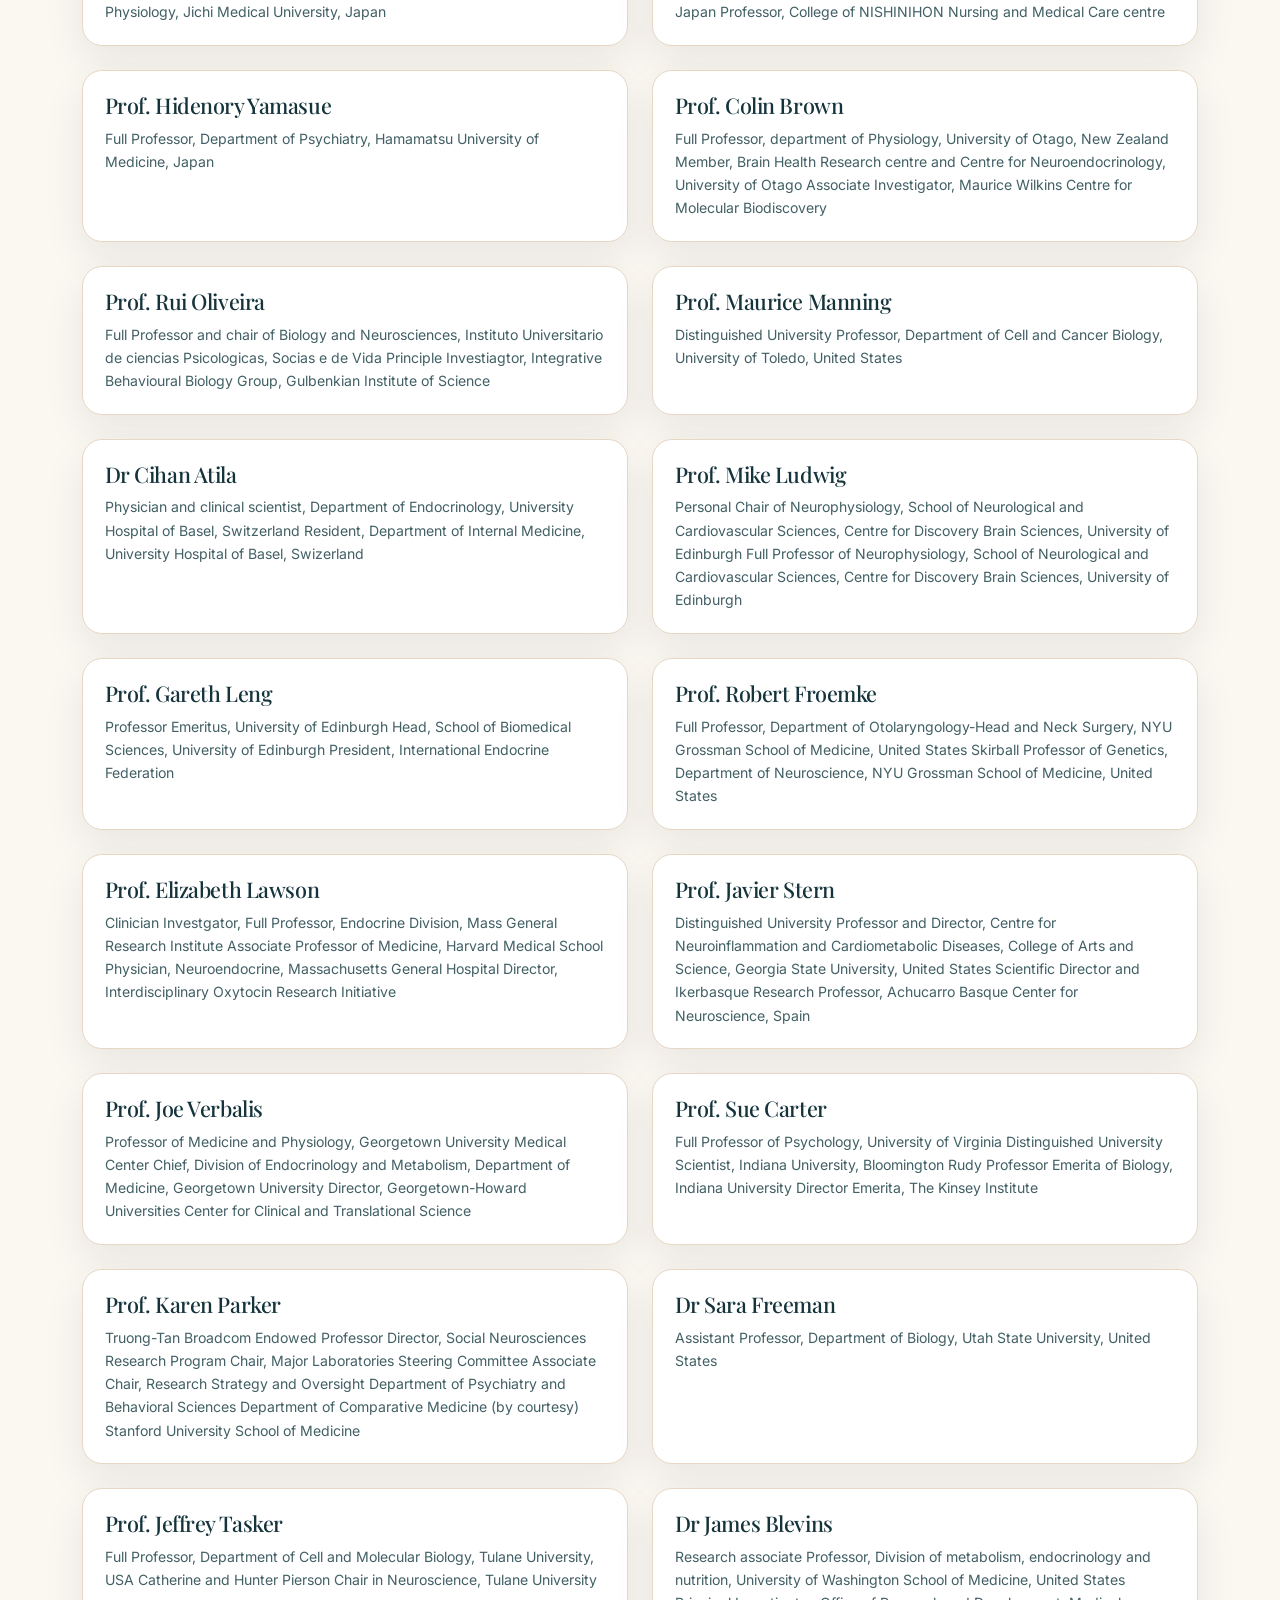
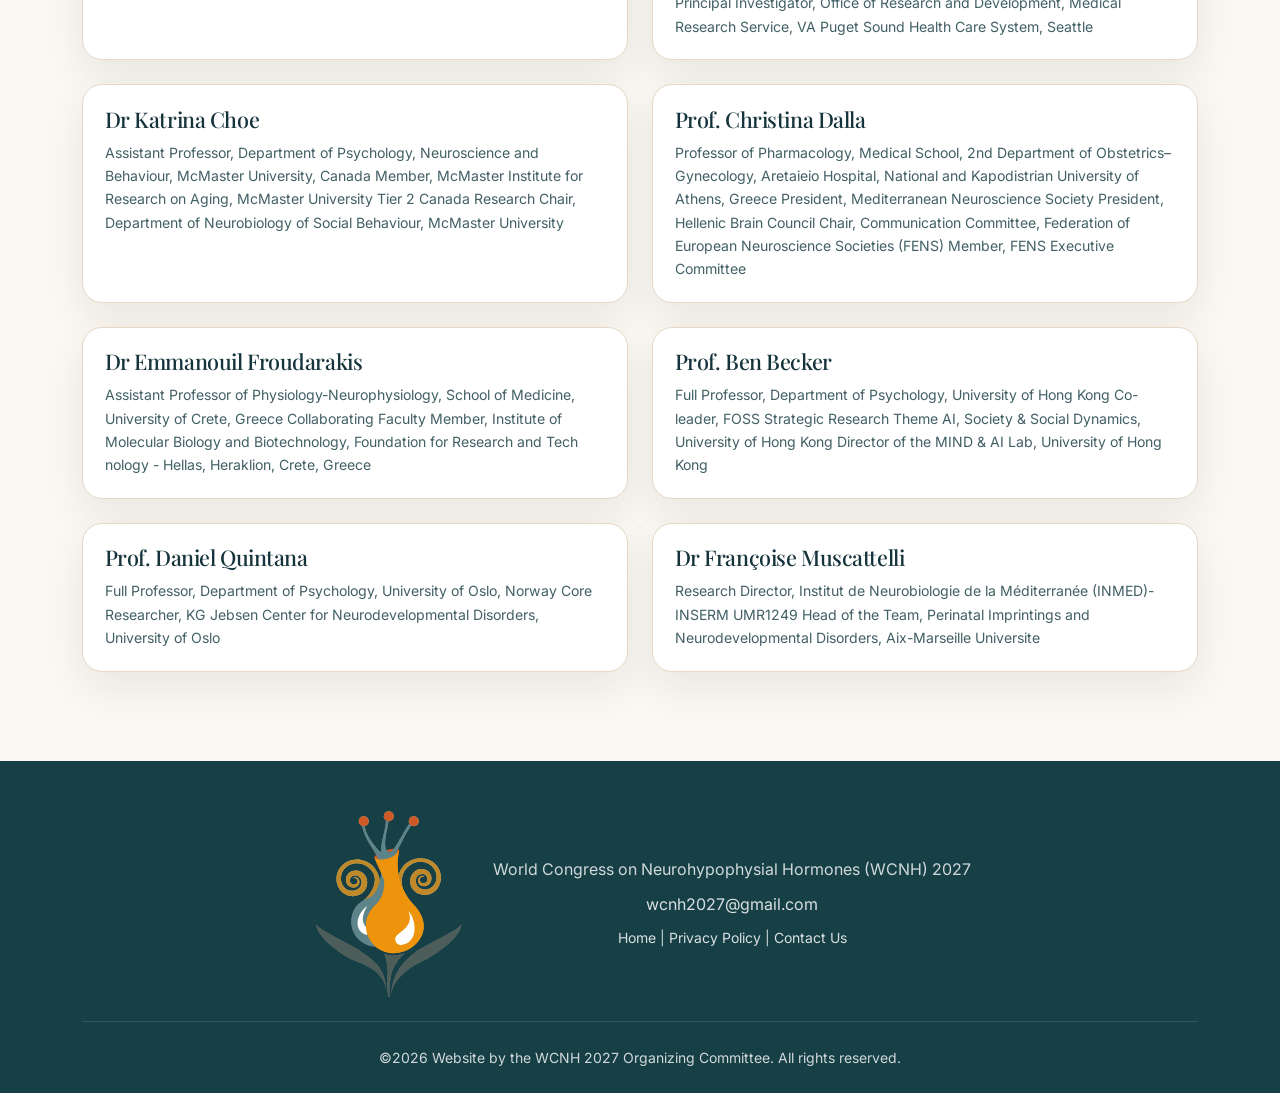
<file: advisory-committee.html>
<!DOCTYPE html>
<html lang="en">
<head>
  <meta charset="UTF-8">
  <meta name="viewport" content="width=device-width, initial-scale=1">
  <title>International Advisory Committee | WCNH 2027 Oxytocin &amp; Vasopressin Congress</title>
  <link rel="icon" type="image/svg+xml" href="assets/img/favicon.svg">
  <meta name="description" content="Meet the International Advisory Committee for WCNH 2027, the World Congress on Neurohypophysial Hormones (oxytocin and vasopressin), with members’ titles, names and affiliations.">
  <link rel="canonical" href="https://wcnh2027.com/advisory-committee.html">
  <meta property="og:type" content="website">
  <meta property="og:site_name" content="WCNH 2027">
  <meta property="og:title" content="International Advisory Committee | WCNH 2027 Oxytocin &amp; Vasopressin Congress">
  <meta property="og:description" content="Meet the International Advisory Committee for WCNH 2027, the World Congress on Neurohypophysial Hormones (oxytocin and vasopressin), with members’ titles, names and affiliations.">
  <meta property="og:url" content="https://wcnh2027.com/advisory-committee.html">
  <meta property="og:image" content="https://wcnh2027.com/assets/img/hotel/1_aquila_hotels_and_resorts_rithymna_beach-1.jpg">
  <meta name="twitter:card" content="summary_large_image">
  <link rel="preconnect" href="https://fonts.googleapis.com">
  <link rel="preconnect" href="https://fonts.gstatic.com" crossorigin>
  <link href="https://fonts.googleapis.com/css2?family=Inter:wght@400;500;600;700&family=Playfair+Display:wght@600;700&display=swap" rel="stylesheet">
  <link href="https://cdn.jsdelivr.net/npm/bootstrap@5.3.3/dist/css/bootstrap.min.css" rel="stylesheet">
  <link href="https://cdn.jsdelivr.net/npm/bootstrap-icons@1.11.3/font/bootstrap-icons.min.css" rel="stylesheet">
  <link rel="stylesheet" href="assets/css/style.css">
</head>
<body>
  <a class="skip-link" href="#main-content">Skip to content</a>
  <div data-site-nav></div>
  <main id="main-content">
    <header class="page-hero">
      <div class="container">
        <img class="page-hero-mark" src="assets/img/logo-square.svg" alt="" aria-hidden="true" width="640" height="750">
        <p class="eyebrow">23–27 May 2027 · Rethymno, Crete</p>
        <h1 class="display-4 mb-3">International Advisory Committee</h1>
        <p class="lead-copy mb-0">Meet the members of the WCNH2027 International Advisory Committee.</p>
      </div>
    </header>
    <section class="section-space" aria-labelledby="committee-heading">
      <div class="container">
        <div class="section-heading">
          <h2 id="committee-heading" class="section-title">Committee members</h2>
        </div>
        <!-- Titles, names and affiliations follow the supplied committee spreadsheet. -->
        <div class="row g-4">
          <div class="col-md-6">
            <article class="committee-card">
              <h3>Prof. Adam Guastella</h3>
              <p class="speaker-affiliation">Michael Crouch Chair in Child and Youth Mental Health Research Professor at Sydney Children&#x27;s Hospital at Westmead and Brain and Mind Centre, University of Sydney Co-lead of the Child-Neurodevelopment and Mental Health Team, University of Sydney Head of the Clinic for Autism and Neurodevelopmental Research</p>
            </article>
          </div>
          <div class="col-md-6">
            <article class="committee-card">
              <h3>Dr Christian Gruber</h3>
              <p class="speaker-affiliation">Associate Professor, Center for Physiology and Pharmacology, Medical University of Vienna</p>
            </article>
          </div>
          <div class="col-md-6">
            <article class="committee-card">
              <h3>Dr Andre Mecawi</h3>
              <p class="speaker-affiliation">Assistant Professor, Department of Biophysics, Universidade Federal de Sao Paulo, Escola Paulista de Medicina</p>
            </article>
          </div>
          <div class="col-md-6">
            <article class="committee-card">
              <h3>Prof. Charles Bourque</h3>
              <p class="speaker-affiliation">Full Professor, Department of Neurology and Neuroscience, Faculty of Medicine and Health Sciences, McGill University Senior Scientist, Centre for Research in Neuroscience, Research Institute, McGill University Health Center</p>
            </article>
          </div>
          <div class="col-md-6">
            <article class="committee-card">
              <h3>Prof. Zhihua Gao</h3>
              <p class="speaker-affiliation">Full Professor, Department of Neurobiology, School of Medicine, Zhejiang University</p>
            </article>
          </div>
          <div class="col-md-6">
            <article class="committee-card">
              <h3>Dr Alexander Charlet</h3>
              <p class="speaker-affiliation">Research Director, Institute of Cellular and Integrative Neuroscience (INCI), French National Centre for Scientific Research (CNRS), University of Strasbourg, France</p>
            </article>
          </div>
          <div class="col-md-6">
            <article class="committee-card">
              <h3>Prof. Oliver Bosch</h3>
              <p class="speaker-affiliation">Senior Scientist, Faculty of Biology and Preclinical Medicine, University of Regensburg, Germany Extraordinary Professor, University of Regensburg</p>
            </article>
          </div>
          <div class="col-md-6">
            <article class="committee-card">
              <h3>Prof. Valery Grinevich</h3>
              <p class="speaker-affiliation">Full Professor, Heidelberg University Head of Department of Neuropeptide Research in Psychiatry, Central Institute of Mental Health (CIMH/ZI), Mannheim Head, International Joint Laboratory for Translational Research on Neuromodulation, Shenzhen Institute of Advanced Technology (SIAT) of the Chinese Academy of Sciences</p>
            </article>
          </div>
          <div class="col-md-6">
            <article class="committee-card">
              <h3>Prof. Inga Neumann</h3>
              <p class="speaker-affiliation">Full Professor and Chair of Neurobiology &amp; Animal Physiology University of Regensburg</p>
            </article>
          </div>
          <div class="col-md-6">
            <article class="committee-card">
              <h3>Prof. Gil Levkowitz</h3>
              <p class="speaker-affiliation">Full Professor, Department of Molecular Cell Biology, Weizmann Institute of Science Incumbent, Elias Sourasky Professorial Chair, Weizmann Institute of Science</p>
            </article>
          </div>
          <div class="col-md-6">
            <article class="committee-card">
              <h3>Prof. Tatsushi Onaka</h3>
              <p class="speaker-affiliation">Full Professor, Division of Brain and Neurophysiology, Department of Physiology, Jichi Medical University, Japan</p>
            </article>
          </div>
          <div class="col-md-6">
            <article class="committee-card">
              <h3>Prof. Yoichi Ueta</h3>
              <p class="speaker-affiliation">Honarary Professor, University of Occupational and Environmental Health, Japan Professor, College of NISHINIHON Nursing and Medical Care centre</p>
            </article>
          </div>
          <div class="col-md-6">
            <article class="committee-card">
              <h3>Prof. Hidenory Yamasue</h3>
              <p class="speaker-affiliation">Full Professor, Department of Psychiatry, Hamamatsu University of Medicine, Japan</p>
            </article>
          </div>
          <div class="col-md-6">
            <article class="committee-card">
              <h3>Prof. Colin Brown</h3>
              <p class="speaker-affiliation">Full Professor, department of Physiology, University of Otago, New Zealand Member, Brain Health Research centre and Centre for Neuroendocrinology, University of Otago Associate Investigator, Maurice Wilkins Centre for Molecular Biodiscovery</p>
            </article>
          </div>
          <div class="col-md-6">
            <article class="committee-card">
              <h3>Prof. Rui Oliveira</h3>
              <p class="speaker-affiliation">Full Professor and chair of Biology and Neurosciences, Instituto Universitario de ciencias Psicologicas, Socias e de Vida Principle Investiagtor, Integrative Behavioural Biology Group, Gulbenkian Institute of Science</p>
            </article>
          </div>
          <div class="col-md-6">
            <article class="committee-card">
              <h3>Prof. Maurice Manning</h3>
              <p class="speaker-affiliation">Distinguished University Professor, Department of Cell and Cancer Biology, University of Toledo, United States</p>
            </article>
          </div>
          <div class="col-md-6">
            <article class="committee-card">
              <h3>Dr Cihan Atila</h3>
              <p class="speaker-affiliation">Physician and clinical scientist, Department of Endocrinology, University Hospital of Basel, Switzerland Resident, Department of Internal Medicine, University Hospital of Basel, Swizerland</p>
            </article>
          </div>
          <div class="col-md-6">
            <article class="committee-card">
              <h3>Prof. Mike Ludwig</h3>
              <p class="speaker-affiliation">Personal Chair of Neurophysiology, School of Neurological and Cardiovascular Sciences, Centre for Discovery Brain Sciences, University of Edinburgh Full Professor of Neurophysiology, School of Neurological and Cardiovascular Sciences, Centre for Discovery Brain Sciences, University of Edinburgh</p>
            </article>
          </div>
          <div class="col-md-6">
            <article class="committee-card">
              <h3>Prof. Gareth Leng</h3>
              <p class="speaker-affiliation">Professor Emeritus, University of Edinburgh Head, School of Biomedical Sciences, University of Edinburgh President, International Endocrine Federation</p>
            </article>
          </div>
          <div class="col-md-6">
            <article class="committee-card">
              <h3>Prof. Robert Froemke</h3>
              <p class="speaker-affiliation">Full Professor, Department of Otolaryngology-Head and Neck Surgery, NYU Grossman School of Medicine, United States Skirball Professor of Genetics, Department of Neuroscience, NYU Grossman School of Medicine, United States</p>
            </article>
          </div>
          <div class="col-md-6">
            <article class="committee-card">
              <h3>Prof. Elizabeth Lawson</h3>
              <p class="speaker-affiliation">Clinician Investgator, Full Professor, Endocrine Division, Mass General Research Institute Associate Professor of Medicine, Harvard Medical School Physician, Neuroendocrine, Massachusetts General Hospital Director, Interdisciplinary Oxytocin Research Initiative</p>
            </article>
          </div>
          <div class="col-md-6">
            <article class="committee-card">
              <h3>Prof. Javier Stern</h3>
              <p class="speaker-affiliation">Distinguished University Professor and Director, Centre for Neuroinflammation and Cardiometabolic Diseases, College of Arts and Science, Georgia State University, United States Scientific Director and Ikerbasque Research Professor, Achucarro Basque Center for Neuroscience, Spain</p>
            </article>
          </div>
          <div class="col-md-6">
            <article class="committee-card">
              <h3>Prof. Joe Verbalis</h3>
              <p class="speaker-affiliation">Professor of Medicine and Physiology, Georgetown University Medical Center Chief, Division of Endocrinology and Metabolism, Department of Medicine, Georgetown University Director, Georgetown-Howard Universities Center for Clinical and Translational Science</p>
            </article>
          </div>
          <div class="col-md-6">
            <article class="committee-card">
              <h3>Prof. Sue Carter</h3>
              <p class="speaker-affiliation">Full Professor of Psychology, University of Virginia Distinguished University Scientist, Indiana University, Bloomington Rudy Professor Emerita of Biology, Indiana University Director Emerita, The Kinsey Institute</p>
            </article>
          </div>
          <div class="col-md-6">
            <article class="committee-card">
              <h3>Prof. Karen Parker</h3>
              <p class="speaker-affiliation">Truong-Tan Broadcom Endowed Professor Director, Social Neurosciences Research Program Chair, Major Laboratories Steering Committee Associate Chair, Research Strategy and Oversight Department of Psychiatry and Behavioral Sciences Department of Comparative Medicine (by courtesy) Stanford University School of Medicine</p>
            </article>
          </div>
          <div class="col-md-6">
            <article class="committee-card">
              <h3>Dr Sara Freeman</h3>
              <p class="speaker-affiliation">Assistant Professor, Department of Biology, Utah State University, United States</p>
            </article>
          </div>
          <div class="col-md-6">
            <article class="committee-card">
              <h3>Prof. Jeffrey Tasker</h3>
              <p class="speaker-affiliation">Full Professor, Department of Cell and Molecular Biology, Tulane University, USA Catherine and Hunter Pierson Chair in Neuroscience, Tulane University</p>
            </article>
          </div>
          <div class="col-md-6">
            <article class="committee-card">
              <h3>Dr James Blevins</h3>
              <p class="speaker-affiliation">Research associate Professor, Division of metabolism, endocrinology and nutrition, University of Washington School of Medicine, United States Principal Investigator, Office of Research and Development, Medical Research Service, VA Puget Sound Health Care System, Seattle</p>
            </article>
          </div>
          <div class="col-md-6">
            <article class="committee-card">
              <h3>Dr Katrina Choe</h3>
              <p class="speaker-affiliation">Assistant Professor, Department of Psychology, Neuroscience and Behaviour, McMaster University, Canada Member, McMaster Institute for Research on Aging, McMaster University Tier 2 Canada Research Chair, Department of Neurobiology of Social Behaviour, McMaster University</p>
            </article>
          </div>
          <div class="col-md-6">
            <article class="committee-card">
              <h3>Prof. Christina Dalla</h3>
              <p class="speaker-affiliation">Professor of Pharmacology, Medical School, 2nd Department of Obstetrics–Gynecology, Aretaieio Hospital, National and Kapodistrian University of Athens, Greece President, Mediterranean Neuroscience Society President, Hellenic Brain Council Chair, Communication Committee, Federation of European Neuroscience Societies (FENS) Member, FENS Executive Committee</p>
            </article>
          </div>
          <div class="col-md-6">
            <article class="committee-card">
              <h3>Dr Emmanouil Froudarakis</h3>
              <p class="speaker-affiliation">Assistant Professor of Physiology-Neurophysiology, School of Medicine, University of Crete, Greece Collaborating Faculty Member, Institute of Molecular Biology and Biotechnology, Foundation for Research and Tech nology - Hellas, Heraklion, Crete, Greece</p>
            </article>
          </div>
          <div class="col-md-6">
            <article class="committee-card">
              <h3>Prof. Ben Becker</h3>
              <p class="speaker-affiliation">Full Professor, Department of Psychology, University of Hong Kong Co-leader, FOSS Strategic Research Theme AI, Society &amp; Social Dynamics, University of Hong Kong Director of the MIND &amp; AI Lab, University of Hong Kong</p>
            </article>
          </div>
          <div class="col-md-6">
            <article class="committee-card">
              <h3>Prof. Daniel Quintana</h3>
              <p class="speaker-affiliation">Full Professor, Department of Psychology, University of Oslo, Norway Core Researcher, KG Jebsen Center for Neurodevelopmental Disorders, University of Oslo</p>
            </article>
          </div>
          <div class="col-md-6">
            <article class="committee-card">
              <h3>Dr Françoise Muscattelli</h3>
              <p class="speaker-affiliation">Research Director, Institut de Neurobiologie de la Méditerranée (INMED)-INSERM UMR1249 Head of the Team, Perinatal Imprintings and Neurodevelopmental Disorders, Aix-Marseille Universite</p>
            </article>
          </div>
        </div>
      </div>
    </section>
  </main>
  <div data-site-footer></div>
  <script src="https://cdn.jsdelivr.net/npm/bootstrap@5.3.3/dist/js/bootstrap.bundle.min.js"></script>
  <script src="assets/js/main.js"></script>
</body>
</html>
</file>
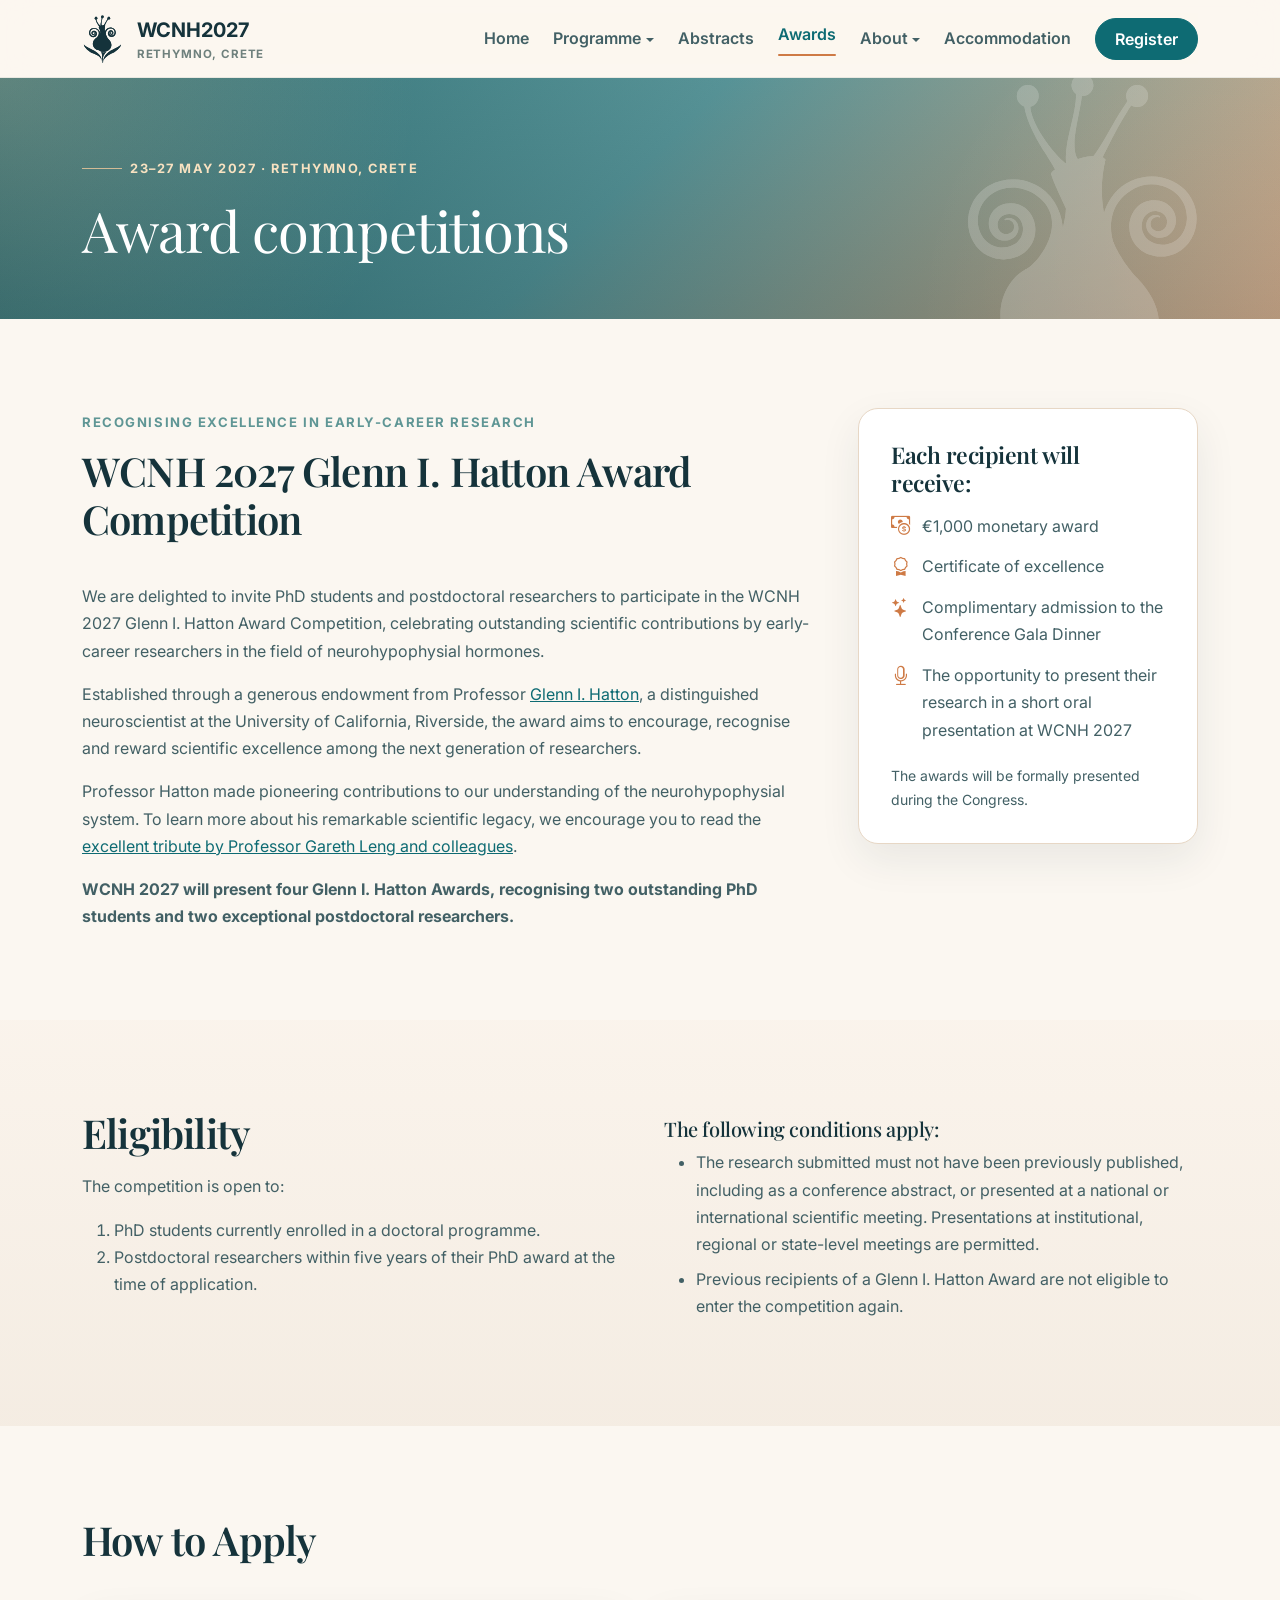
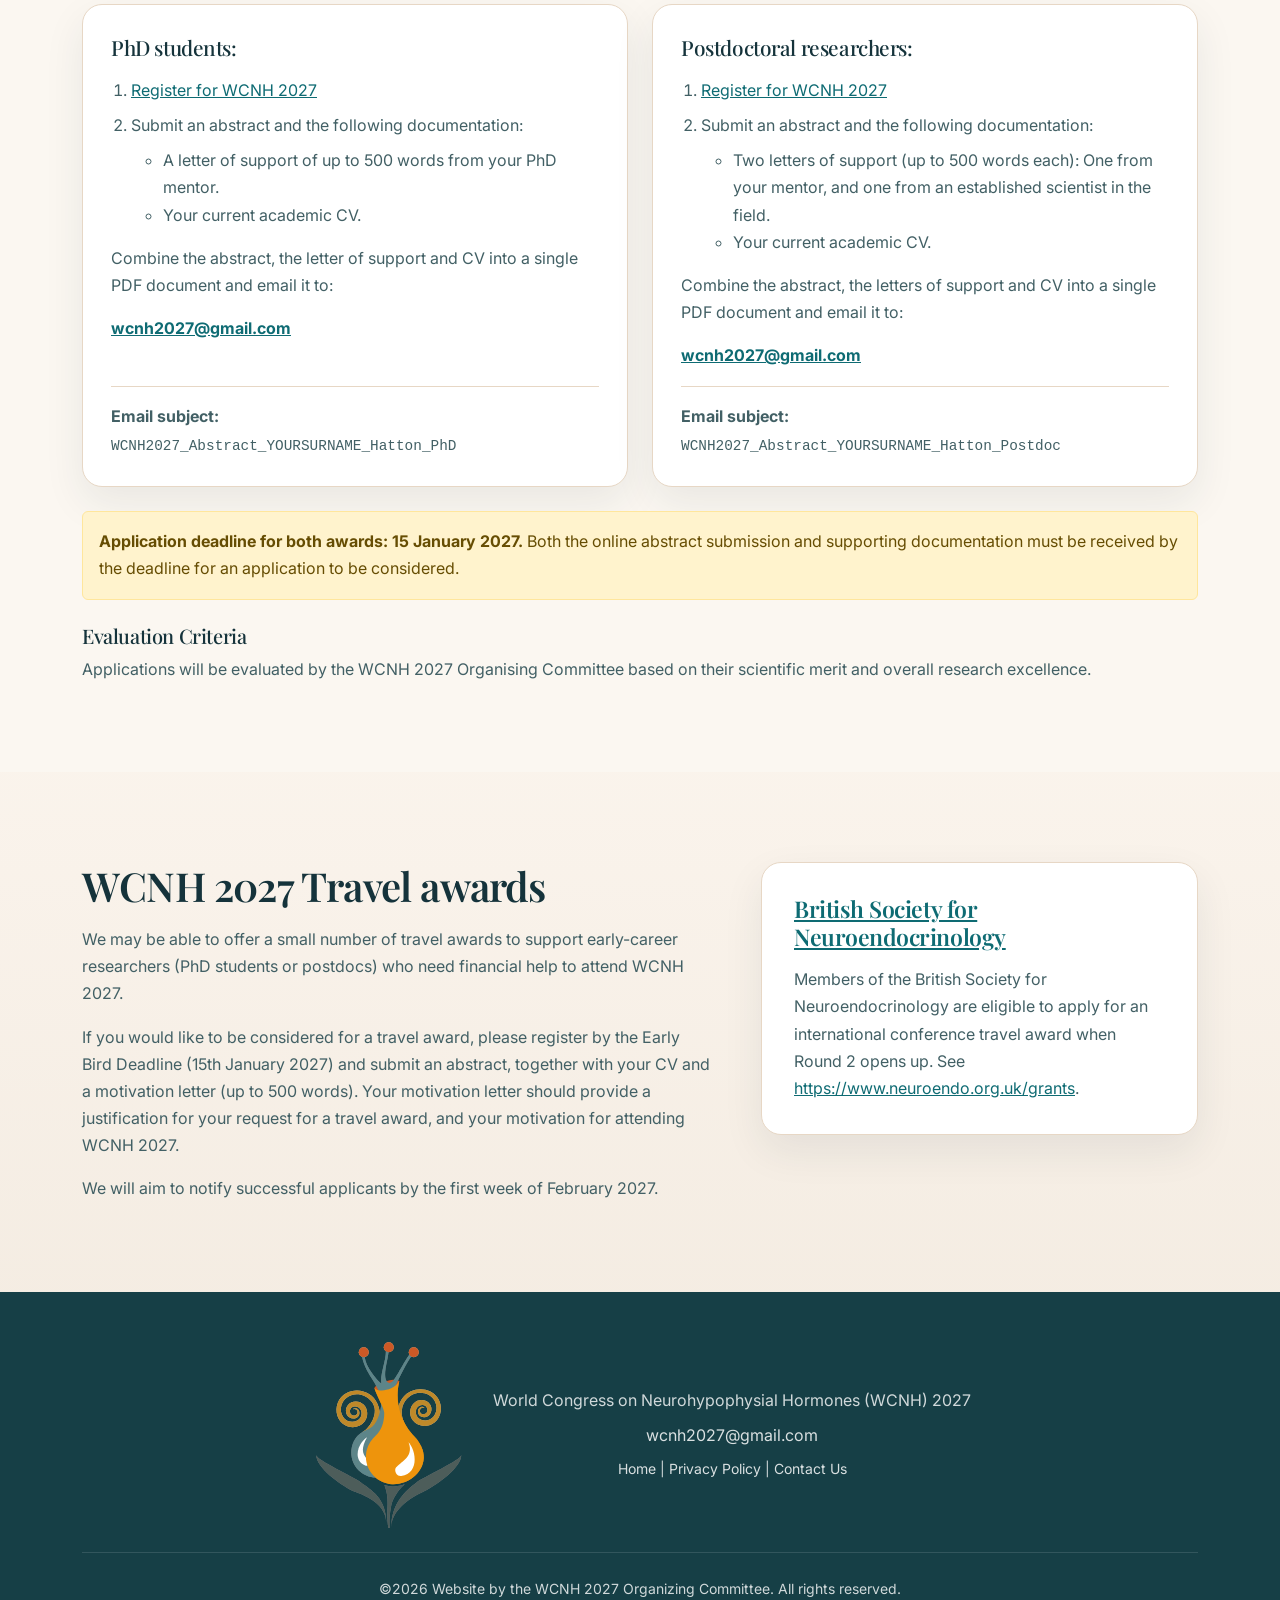
<file: awards.html>
<!DOCTYPE html>
<html lang="en">
<head>
  <meta charset="UTF-8">
  <meta name="viewport" content="width=device-width, initial-scale=1">
  <title>Award Competitions | WCNH 2027 Oxytocin &amp; Vasopressin Congress</title>
  <link rel="icon" type="image/svg+xml" href="assets/img/favicon.svg">
  <meta name="description" content="WCNH 2027 award competitions: the Glenn I. Hatton Awards for PhD students and postdoctoral researchers, travel awards for early-career researchers, and British Society for Neuroendocrinology travel grants.">
  <link rel="canonical" href="https://wcnh2027.com/awards.html">
  <meta property="og:type" content="website">
  <meta property="og:site_name" content="WCNH 2027">
  <meta property="og:title" content="Award Competitions | WCNH 2027 Oxytocin &amp; Vasopressin Congress">
  <meta property="og:description" content="WCNH 2027 award competitions: the Glenn I. Hatton Awards for PhD students and postdoctoral researchers, travel awards for early-career researchers, and British Society for Neuroendocrinology travel grants.">
  <meta property="og:url" content="https://wcnh2027.com/awards.html">
  <meta property="og:image" content="https://wcnh2027.com/assets/img/hotel/1_aquila_hotels_and_resorts_rithymna_beach-1.jpg">
  <meta name="twitter:card" content="summary_large_image">
  <link rel="preconnect" href="https://fonts.googleapis.com">
  <link rel="preconnect" href="https://fonts.gstatic.com" crossorigin>
  <link href="https://fonts.googleapis.com/css2?family=Inter:wght@400;500;600;700&family=Playfair+Display:wght@600;700&display=swap" rel="stylesheet">
  <link href="https://cdn.jsdelivr.net/npm/bootstrap@5.3.3/dist/css/bootstrap.min.css" rel="stylesheet">
  <link href="https://cdn.jsdelivr.net/npm/bootstrap-icons@1.11.3/font/bootstrap-icons.min.css" rel="stylesheet">
  <link rel="stylesheet" href="assets/css/style.css">
</head>
<body>
  <a class="skip-link" href="#main-content">Skip to content</a>
  <div data-site-nav></div>
  <main id="main-content">
    <header class="page-hero">
      <div class="container">
        <img class="page-hero-mark" src="assets/img/logo-square.svg" alt="" aria-hidden="true" width="640" height="750">
        <p class="eyebrow">23–27 May 2027 · Rethymno, Crete</p>
        <h1 class="display-4 mb-0">Award competitions</h1>
      </div>
    </header>

    <section class="section-space" aria-labelledby="hatton-heading">
      <div class="container">
        <div class="row g-5 align-items-start">
          <div class="col-lg-8">
            <div class="section-heading">
              <span class="section-kicker">Recognising Excellence in Early-Career Research</span>
              <h2 id="hatton-heading" class="section-title">WCNH 2027 Glenn I. Hatton Award Competition</h2>
            </div>
            <p>We are delighted to invite PhD students and postdoctoral researchers to participate in the WCNH 2027 Glenn I. Hatton Award Competition, celebrating outstanding scientific contributions by early-career researchers in the field of neurohypophysial hormones.</p>
            <p>Established through a generous endowment from Professor <a href="https://senate.universityofcalifornia.edu/_files/inmemoriam/html/glennihatton.html" target="_blank" rel="noopener noreferrer">Glenn I. Hatton<span class="visually-hidden"> (opens in a new tab)</span></a>, a distinguished neuroscientist at the University of California, Riverside, the award aims to encourage, recognise and reward scientific excellence among the next generation of researchers.</p>
            <p>Professor Hatton made pioneering contributions to our understanding of the neurohypophysial system. To learn more about his remarkable scientific legacy, we encourage you to read the <a href="https://pmc.ncbi.nlm.nih.gov/articles/PMC5713484/" target="_blank" rel="noopener noreferrer">excellent tribute by Professor Gareth Leng and colleagues<span class="visually-hidden"> (opens in a new tab)</span></a>.</p>
            <p class="mb-0"><strong>WCNH 2027 will present four Glenn I. Hatton Awards, recognising two outstanding PhD students and two exceptional postdoctoral researchers.</strong></p>
          </div>
          <div class="col-lg-4">
            <aside class="content-panel" aria-labelledby="award-includes-heading">
              <h3 id="award-includes-heading" class="panel-title">Each recipient will receive:</h3>
              <ul class="award-benefits">
                <li><i class="bi bi-cash-coin" aria-hidden="true"></i>€1,000 monetary award</li>
                <li><i class="bi bi-award" aria-hidden="true"></i>Certificate of excellence</li>
                <li><i class="bi bi-stars" aria-hidden="true"></i>Complimentary admission to the Conference Gala Dinner</li>
                <li><i class="bi bi-mic" aria-hidden="true"></i>The opportunity to present their research in a short oral presentation at WCNH 2027</li>
              </ul>
              <p class="small mb-0">The awards will be formally presented during the Congress.</p>
            </aside>
          </div>
        </div>
      </div>
    </section>

    <section class="section-space section-muted" aria-labelledby="eligibility-heading">
      <div class="container">
        <div class="row g-5">
          <div class="col-lg-6">
            <h2 id="eligibility-heading" class="section-title h3">Eligibility</h2>
            <p>The competition is open to:</p>
            <ol>
              <li>PhD students currently enrolled in a doctoral programme.</li>
              <li>Postdoctoral researchers within five years of their PhD award at the time of application.</li>
            </ol>
          </div>
          <div class="col-lg-6">
            <h3 class="h5 mt-lg-2">The following conditions apply:</h3>
            <ul>
              <li class="mb-2">The research submitted must not have been previously published, including as a conference abstract, or presented at a national or international scientific meeting. Presentations at institutional, regional or state-level meetings are permitted.</li>
              <li>Previous recipients of a Glenn I. Hatton Award are not eligible to enter the competition again.</li>
            </ul>
          </div>
        </div>
      </div>
    </section>

    <section class="section-space" aria-labelledby="apply-heading">
      <div class="container">
        <div class="section-heading">
          <h2 id="apply-heading" class="section-title">How to Apply</h2>
        </div>
        <div class="row g-4">
          <div class="col-lg-6">
            <article class="symposium-card award-route" aria-labelledby="apply-phd-heading">
              <h3 id="apply-phd-heading">PhD students:</h3>
              <ol class="award-steps">
                <li><a href="registration.html">Register for WCNH 2027</a></li>
                <li>Submit an abstract and the following documentation:
                  <ul>
                    <li>A letter of support of up to 500 words from your PhD mentor.</li>
                    <li>Your current academic CV.</li>
                  </ul>
                </li>
              </ol>
              <p>Combine the abstract, the letter of support and CV into a single PDF document and email it to:</p>
              <p><a href="mailto:wcnh2027@gmail.com?subject=WCNH2027_Abstract_YOURSURNAME_Hatton_PhD"><strong>wcnh2027@gmail.com</strong></a></p>
              <p class="award-subject"><strong>Email subject:</strong> <code>WCNH2027_Abstract_YOURSURNAME_Hatton_PhD</code></p>
            </article>
          </div>
          <div class="col-lg-6">
            <article class="symposium-card award-route" aria-labelledby="apply-postdoc-heading">
              <h3 id="apply-postdoc-heading">Postdoctoral researchers:</h3>
              <ol class="award-steps">
                <li><a href="registration.html">Register for WCNH 2027</a></li>
                <li>Submit an abstract and the following documentation:
                  <ul>
                    <li>Two letters of support (up to 500 words each): One from your mentor, and one from an established scientist in the field.</li>
                    <li>Your current academic CV.</li>
                  </ul>
                </li>
              </ol>
              <p>Combine the abstract, the letters of support and CV into a single PDF document and email it to:</p>
              <p><a href="mailto:wcnh2027@gmail.com?subject=WCNH2027_Abstract_YOURSURNAME_Hatton_Postdoc"><strong>wcnh2027@gmail.com</strong></a></p>
              <p class="award-subject"><strong>Email subject:</strong> <code>WCNH2027_Abstract_YOURSURNAME_Hatton_Postdoc</code></p>
            </article>
          </div>
        </div>
        <div class="alert alert-warning mt-4 mb-4" role="note">
          <strong>Application deadline for both awards: 15 January 2027.</strong> Both the online abstract submission and supporting documentation must be received by the deadline for an application to be considered.
        </div>
        <h3 class="h5">Evaluation Criteria</h3>
        <p class="mb-0">Applications will be evaluated by the WCNH 2027 Organising Committee based on their scientific merit and overall research excellence.</p>
      </div>
    </section>

    <section class="section-space section-muted" aria-labelledby="travel-heading">
      <div class="container">
        <div class="row g-5">
          <div class="col-lg-7">
            <h2 id="travel-heading" class="section-title">WCNH 2027 Travel awards</h2>
            <p>We may be able to offer a small number of travel awards to support early-career researchers (PhD students or postdocs) who need financial help to attend WCNH 2027.</p>
            <p>If you would like to be considered for a travel award, please register by the Early Bird Deadline (15th January 2027) and submit an abstract, together with your CV and a motivation letter (up to 500 words). Your motivation letter should provide a justification for your request for a travel award, and your motivation for attending WCNH 2027.</p>
            <p class="mb-0">We will aim to notify successful applicants by the first week of February 2027.</p>
          </div>
          <div class="col-lg-5">
            <aside class="content-panel" aria-labelledby="bsn-heading">
              <h2 id="bsn-heading" class="panel-title"><a href="https://www.neuroendo.org.uk" target="_blank" rel="noopener noreferrer">British Society for Neuroendocrinology<span class="visually-hidden"> (opens in a new tab)</span></a></h2>
              <p class="mb-0">Members of the British Society for Neuroendocrinology are eligible to apply for an international conference travel award when Round 2 opens up. See <a class="text-break" href="https://www.neuroendo.org.uk/grants" target="_blank" rel="noopener noreferrer">https://www.neuroendo.org.uk/grants<span class="visually-hidden"> (opens in a new tab)</span></a>.</p>
            </aside>
          </div>
        </div>
      </div>
    </section>
  </main>
  <div data-site-footer></div>
  <script src="https://cdn.jsdelivr.net/npm/bootstrap@5.3.3/dist/js/bootstrap.bundle.min.js"></script>
  <script src="assets/js/main.js"></script>
</body>
</html>
</file>
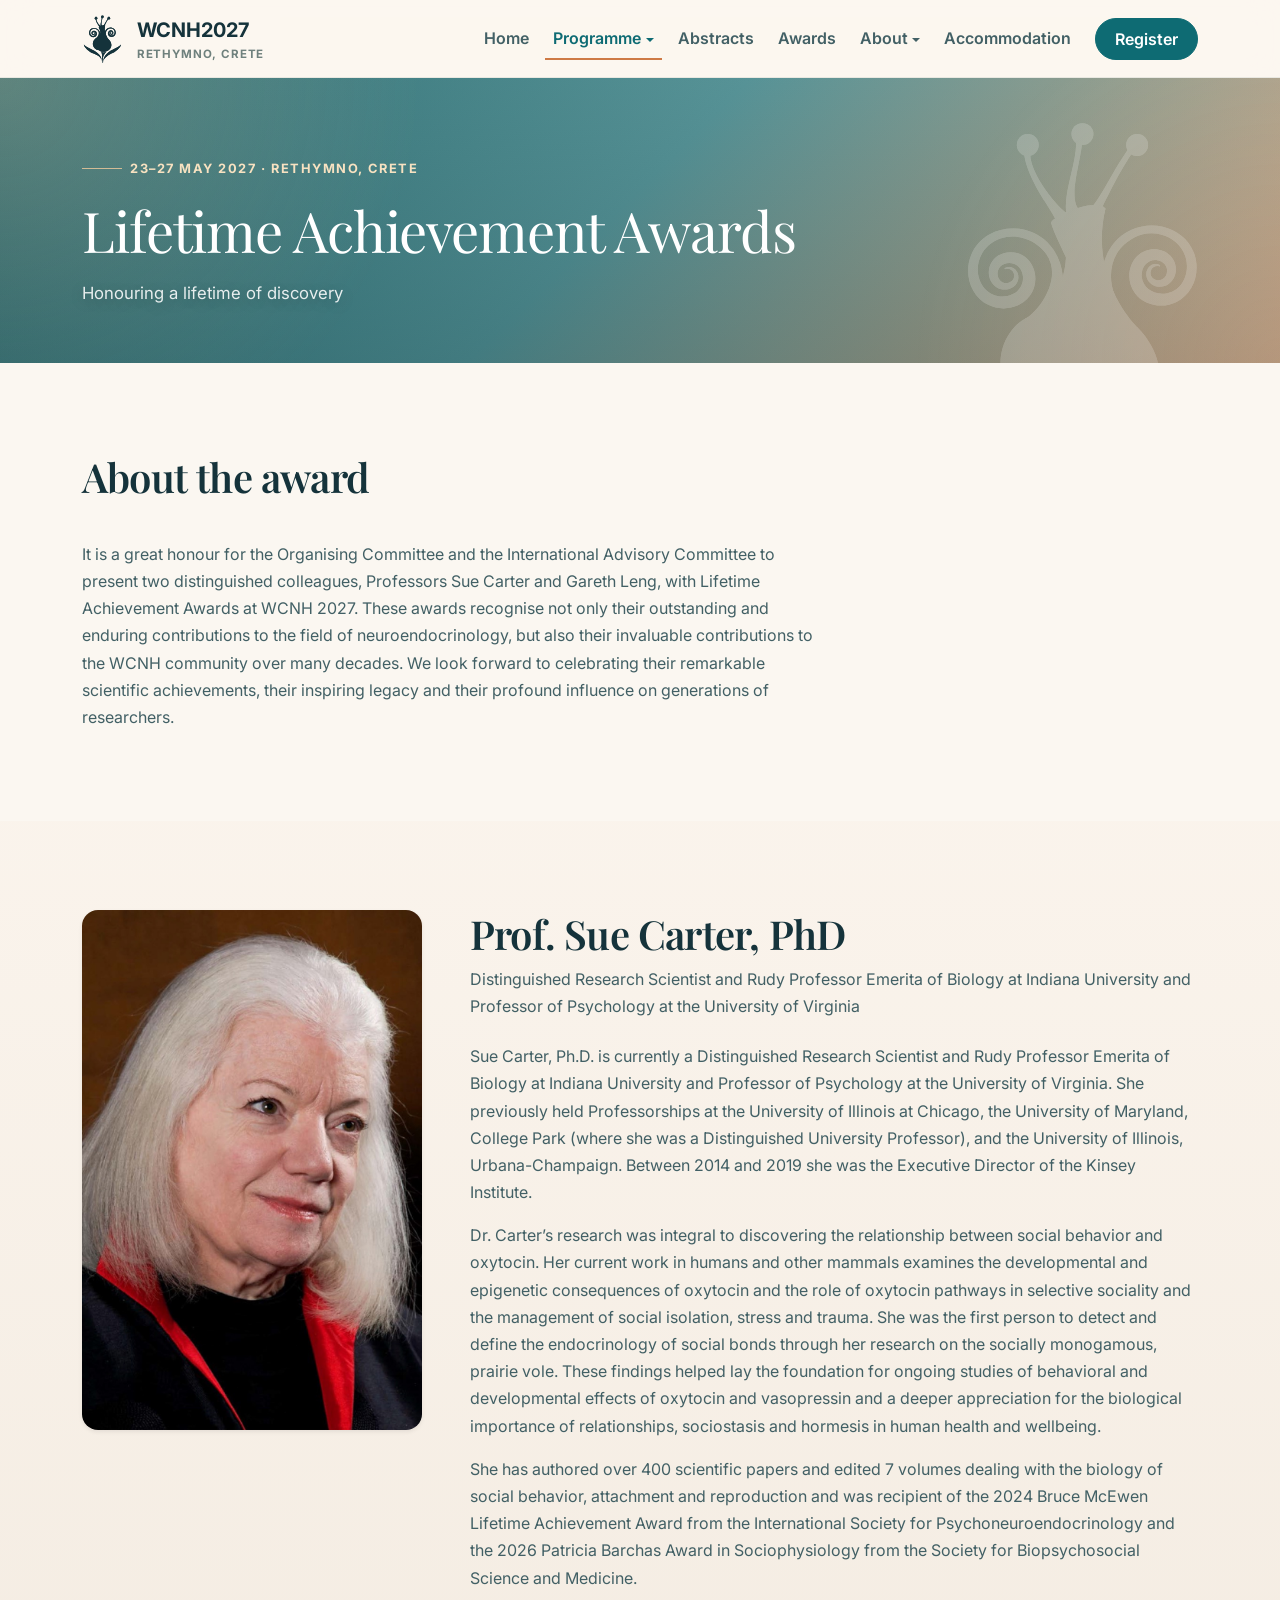
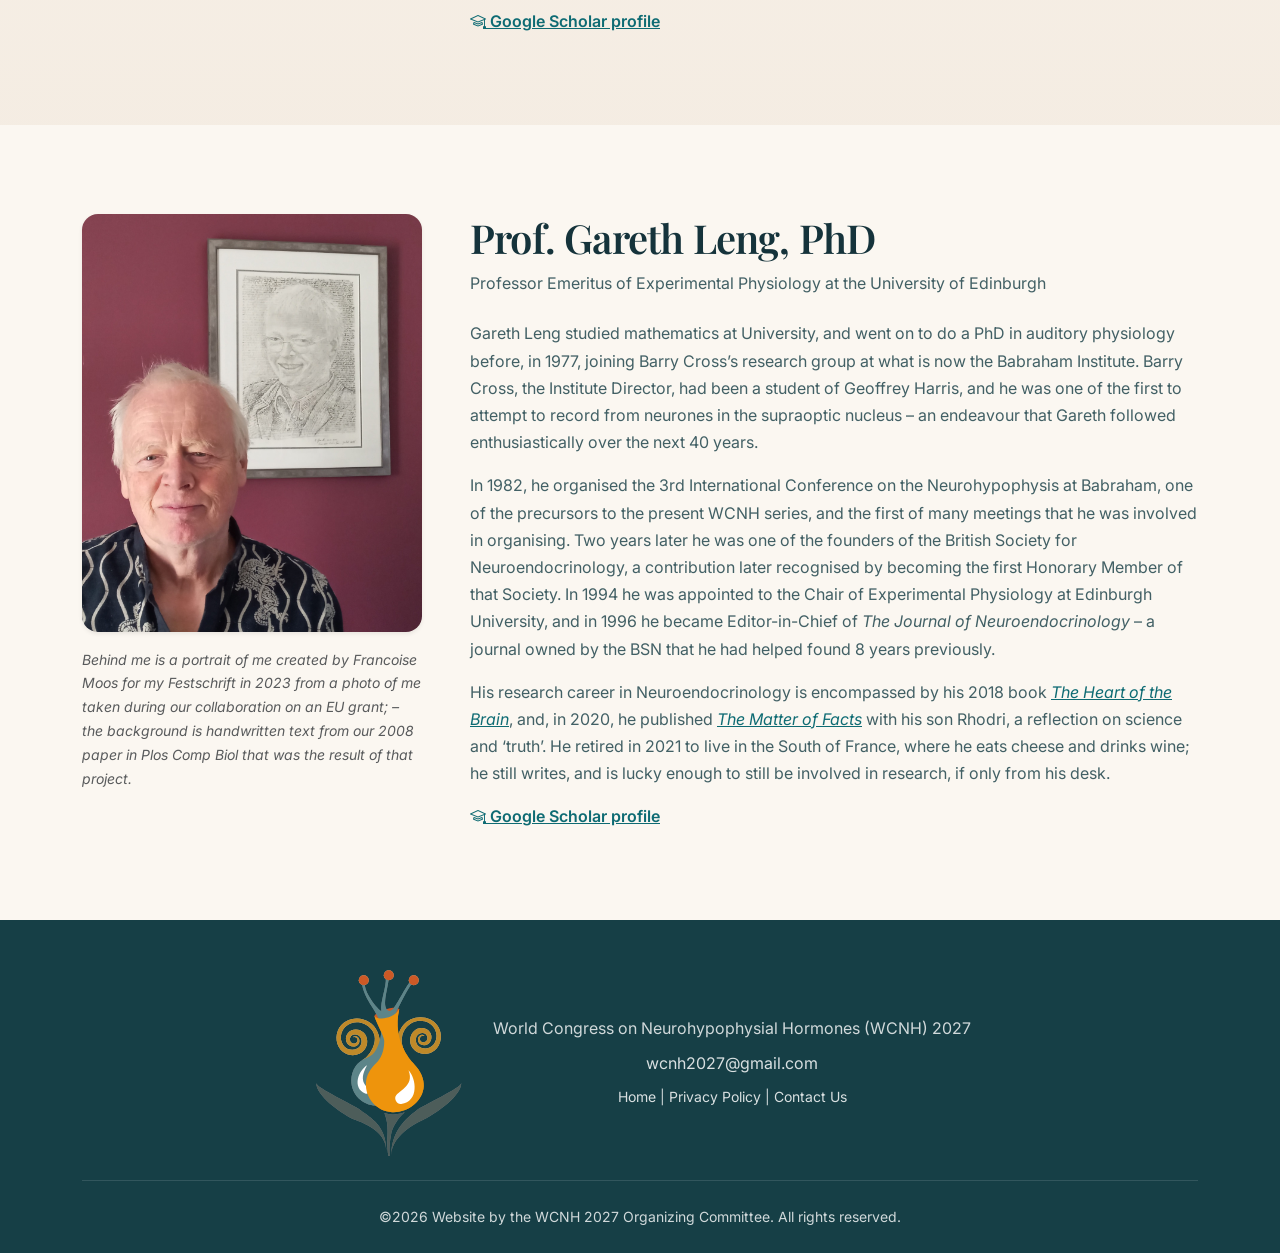
<file: lifetime-awards.html>
<!DOCTYPE html>
<html lang="en">
<head>
  <meta charset="UTF-8">
  <meta name="viewport" content="width=device-width, initial-scale=1">
  <title>Lifetime Awards | WCNH 2027 Oxytocin &amp; Vasopressin Congress</title>
  <link rel="icon" type="image/svg+xml" href="assets/img/favicon.svg">
  <meta name="description" content="WCNH 2027 Lifetime Achievement Awards, honouring Sue Carter and Gareth Leng for their contributions to oxytocin and vasopressin research.">
  <link rel="canonical" href="https://wcnh2027.com/lifetime-awards.html">
  <meta property="og:type" content="website">
  <meta property="og:site_name" content="WCNH 2027">
  <meta property="og:title" content="Lifetime Awards | WCNH 2027 Oxytocin &amp; Vasopressin Congress">
  <meta property="og:description" content="WCNH 2027 Lifetime Achievement Awards, honouring Sue Carter and Gareth Leng for their contributions to oxytocin and vasopressin research.">
  <meta property="og:url" content="https://wcnh2027.com/lifetime-awards.html">
  <meta property="og:image" content="https://wcnh2027.com/assets/img/hotel/1_aquila_hotels_and_resorts_rithymna_beach-1.jpg">
  <meta name="twitter:card" content="summary_large_image">
  <link rel="preconnect" href="https://fonts.googleapis.com">
  <link rel="preconnect" href="https://fonts.gstatic.com" crossorigin>
  <link href="https://fonts.googleapis.com/css2?family=Inter:wght@400;500;600;700&family=Playfair+Display:wght@600;700&display=swap" rel="stylesheet">
  <link href="https://cdn.jsdelivr.net/npm/bootstrap@5.3.3/dist/css/bootstrap.min.css" rel="stylesheet">
  <link href="https://cdn.jsdelivr.net/npm/bootstrap-icons@1.11.3/font/bootstrap-icons.min.css" rel="stylesheet">
  <link rel="stylesheet" href="assets/css/style.css">
</head>
<body>
  <a class="skip-link" href="#main-content">Skip to content</a>
  <div data-site-nav></div>
  <main id="main-content">
    <header class="page-hero">
      <div class="container">
        <img class="page-hero-mark" src="assets/img/logo-square.svg" alt="" aria-hidden="true" width="640" height="750">
        <p class="eyebrow">23–27 May 2027 · Rethymno, Crete</p>
        <h1 class="display-4 mb-3">Lifetime Achievement Awards</h1>
        <p class="lead-copy mb-0">Honouring a lifetime of discovery</p>
      </div>
    </header>

    <section class="section-space" aria-labelledby="lifetime-intro-heading">
      <div class="container">
        <div class="row">
          <div class="col-lg-8">
            <div class="section-heading">
              <h2 id="lifetime-intro-heading" class="section-title">About the award</h2>
            </div>
            <p class="mb-0">It is a great honour for the Organising Committee and the International Advisory Committee to present two distinguished colleagues, Professors Sue Carter and Gareth Leng, with Lifetime Achievement Awards at WCNH 2027. These awards recognise not only their outstanding and enduring contributions to the field of neuroendocrinology, but also their invaluable contributions to the WCNH community over many decades. We look forward to celebrating their remarkable scientific achievements, their inspiring legacy and their profound influence on generations of researchers.</p>
          </div>
        </div>
      </div>
    </section>

    <section class="section-space section-muted" aria-labelledby="carter-heading">
      <div class="container">
        <article class="row g-5 align-items-start">
          <figure class="col-md-5 col-lg-4 mb-0">
            <img class="img-fluid rounded-4 shadow-sm" src="assets/img/speakers/sue-carter.jpg" alt="Portrait of Prof. Sue Carter, PhD" width="890" height="1360" loading="lazy">
          </figure>
          <div class="col-md-7 col-lg-8">
            <h2 id="carter-heading" class="section-title mb-2">Prof. Sue Carter, PhD</h2>
            <p class="speaker-affiliation fs-6 mb-4">Distinguished Research Scientist and Rudy Professor Emerita of Biology at Indiana University and Professor of Psychology at the University of Virginia</p>
            <div>
              <p>Sue Carter, Ph.D. is currently a Distinguished Research Scientist and Rudy Professor Emerita of Biology at Indiana University and Professor of Psychology at the University of Virginia. She previously held Professorships at the University of Illinois at Chicago, the University of Maryland, College Park (where she was a Distinguished University Professor), and the University of Illinois, Urbana-Champaign. Between 2014 and 2019 she was the Executive Director of the Kinsey Institute.</p>
              <p>Dr. Carter’s research was integral to discovering the relationship between social behavior and oxytocin. Her current work in humans and other mammals examines the developmental and epigenetic consequences of oxytocin and the role of oxytocin pathways in selective sociality and the management of social isolation, stress and trauma. She was the first person to detect and define the endocrinology of social bonds through her research on the socially monogamous, prairie vole. These findings helped lay the foundation for ongoing studies of behavioral and developmental effects of oxytocin and vasopressin and a deeper appreciation for the biological importance of relationships, sociostasis and hormesis in human health and wellbeing.</p>
              <p>She has authored over 400 scientific papers and edited 7 volumes dealing with the biology of social behavior, attachment and reproduction and was recipient of the 2024 Bruce McEwen Lifetime Achievement Award from the International Society for Psychoneuroendocrinology and the 2026 Patricia Barchas Award in Sociophysiology from the Society for Biopsychosocial Science and Medicine.</p>
            </div>
            <p class="mb-0"><a class="fw-semibold" href="https://scholar.google.com/citations?user=Ev3qjxwAAAAJ&amp;hl=en" target="_blank" rel="noopener noreferrer"><i class="bi bi-mortarboard" aria-hidden="true"></i> Google Scholar profile<span class="visually-hidden"> (opens in a new tab)</span></a></p>
          </div>
        </article>
      </div>
    </section>

    <section class="section-space" aria-labelledby="leng-heading">
      <div class="container">
        <article class="row g-5 align-items-start">
          <figure class="col-md-5 col-lg-4 mb-0">
            <img class="img-fluid rounded-4 shadow-sm" src="assets/img/speakers/gareth-leng.jpg" alt="Prof. Gareth Leng, PhD standing in front of a framed portrait of himself" width="1140" height="1400" loading="lazy">
            <figcaption class="small fst-italic text-muted mt-3">Behind me is a portrait of me created by Francoise Moos for my Festschrift in 2023 from a photo of me taken during our collaboration on an EU grant; – the background is handwritten text from our 2008 paper in Plos Comp Biol that was the result of that project.</figcaption>
          </figure>
          <div class="col-md-7 col-lg-8">
            <h2 id="leng-heading" class="section-title mb-2">Prof. Gareth Leng, PhD</h2>
            <p class="speaker-affiliation fs-6 mb-4">Professor Emeritus of Experimental Physiology at the University of Edinburgh</p>
            <div>
              <p>Gareth Leng studied mathematics at University, and went on to do a PhD in auditory physiology before, in 1977, joining Barry Cross’s research group at what is now the Babraham Institute. Barry Cross, the Institute Director, had been a student of Geoffrey Harris, and he was one of the first to attempt to record from neurones in the supraoptic nucleus – an endeavour that Gareth followed enthusiastically over the next 40 years.</p>
              <p>In 1982, he organised the 3rd International Conference on the Neurohypophysis at Babraham, one of the precursors to the present WCNH series, and the first of many meetings that he was involved in organising. Two years later he was one of the founders of the British Society for Neuroendocrinology, a contribution later recognised by becoming the first Honorary Member of that Society. In 1994 he was appointed to the Chair of Experimental Physiology at Edinburgh University, and in 1996 he became Editor-in-Chief of <em>The Journal of Neuroendocrinology</em> – a journal owned by the BSN that he had helped found 8 years previously.</p>
              <p>His research career in Neuroendocrinology is encompassed by his 2018 book <a href="https://mitpress.mit.edu/books/heart-brain" target="_blank" rel="noopener noreferrer"><em>The Heart of the Brain</em><span class="visually-hidden"> (opens in a new tab)</span></a>, and, in 2020, he published <a href="https://mitpress.mit.edu/books/matter-facts" target="_blank" rel="noopener noreferrer"><em>The Matter of Facts</em><span class="visually-hidden"> (opens in a new tab)</span></a> with his son Rhodri, a reflection on science and ‘truth’. He retired in 2021 to live in the South of France, where he eats cheese and drinks wine; he still writes, and is lucky enough to still be involved in research, if only from his desk.</p>
            </div>
            <p class="mb-0"><a class="fw-semibold" href="https://scholar.google.com/citations?hl=en&amp;user=4xNUmvMAAAAJ&amp;inst=15159612047463182172" target="_blank" rel="noopener noreferrer"><i class="bi bi-mortarboard" aria-hidden="true"></i> Google Scholar profile<span class="visually-hidden"> (opens in a new tab)</span></a></p>
          </div>
        </article>
      </div>
    </section>
  </main>
  <div data-site-footer></div>
  <script src="https://cdn.jsdelivr.net/npm/bootstrap@5.3.3/dist/js/bootstrap.bundle.min.js"></script>
  <script src="assets/js/main.js"></script>
</body>
</html>
</file>
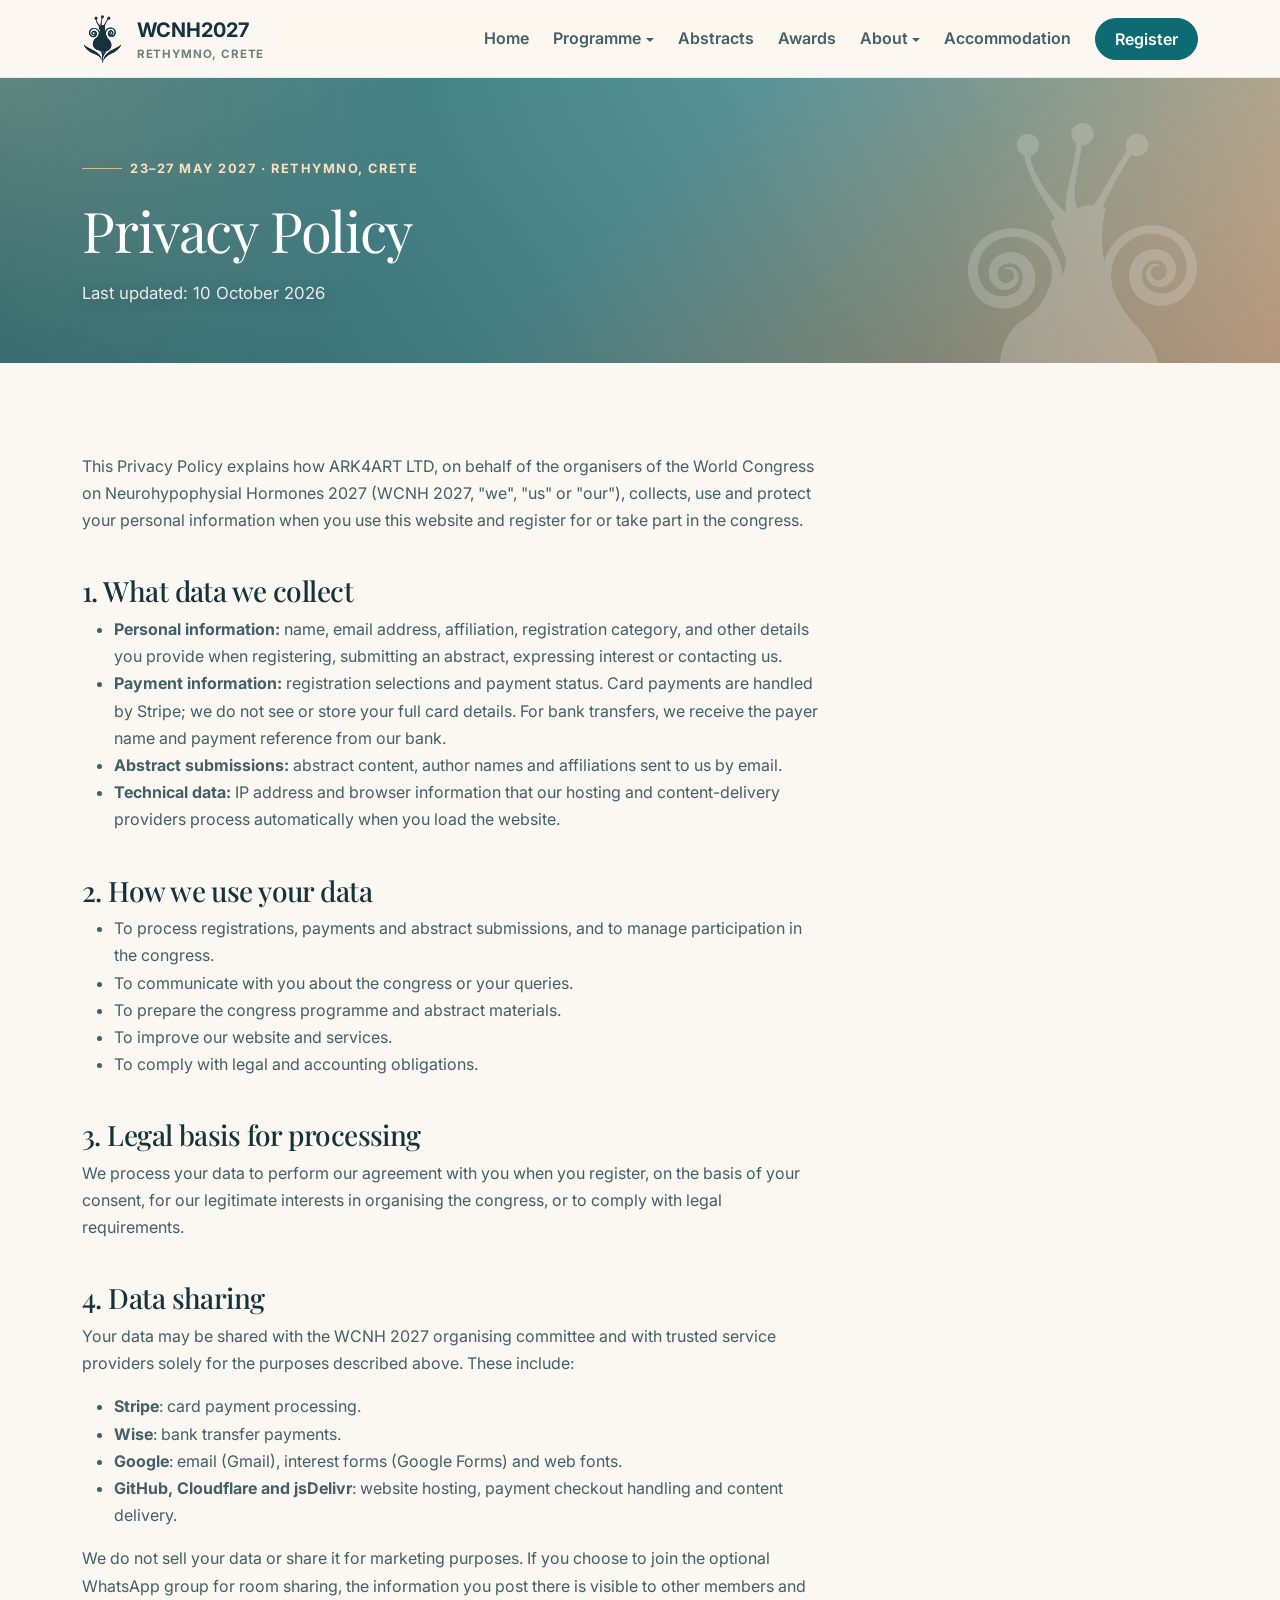
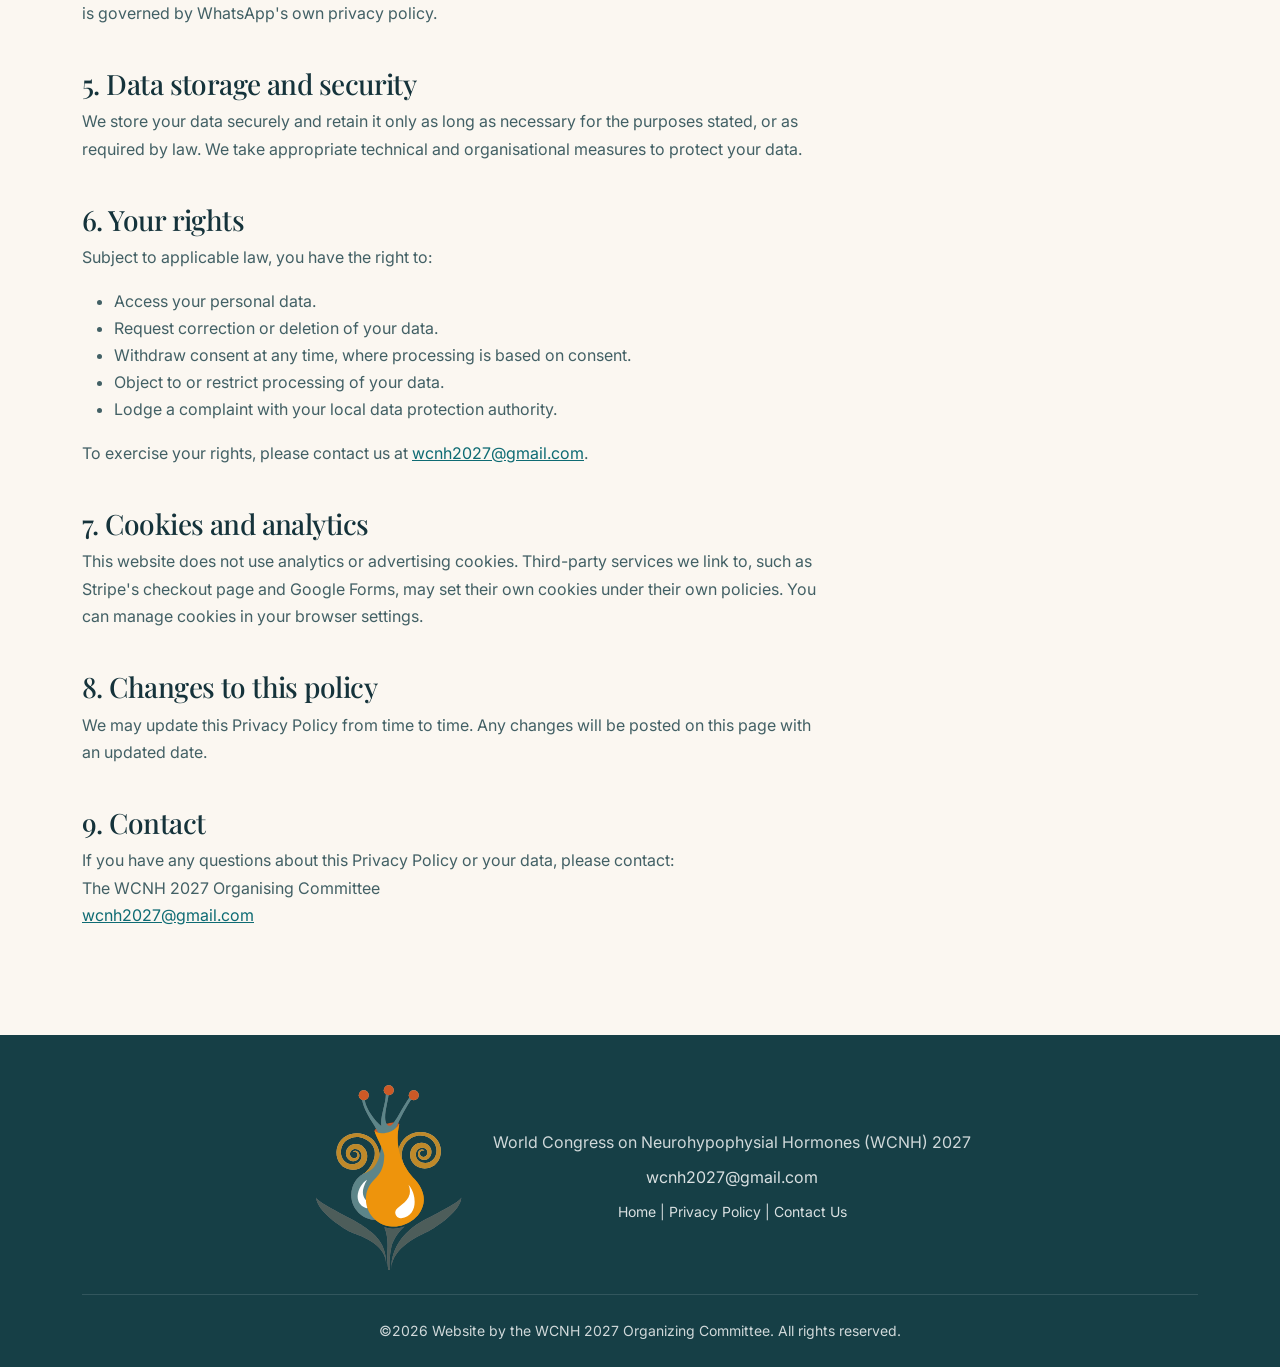
<file: privacy.html>
<!DOCTYPE html>
<html lang="en">
<head>
  <meta charset="UTF-8">
  <meta name="viewport" content="width=device-width, initial-scale=1">
  <title>Privacy Policy | WCNH 2027 Oxytocin &amp; Vasopressin Congress</title>
  <link rel="icon" type="image/svg+xml" href="assets/img/favicon.svg">
  <meta name="description" content="How WCNH 2027, the World Congress on Neurohypophysial Hormones, collects, uses and protects your personal data.">
  <link rel="canonical" href="https://wcnh2027.com/privacy.html">
  <meta property="og:type" content="website">
  <meta property="og:site_name" content="WCNH 2027">
  <meta property="og:title" content="Privacy Policy | WCNH 2027 Oxytocin &amp; Vasopressin Congress">
  <meta property="og:description" content="How WCNH 2027, the World Congress on Neurohypophysial Hormones, collects, uses and protects your personal data.">
  <meta property="og:url" content="https://wcnh2027.com/privacy.html">
  <link rel="preconnect" href="https://fonts.googleapis.com">
  <link rel="preconnect" href="https://fonts.gstatic.com" crossorigin>
  <link href="https://fonts.googleapis.com/css2?family=Inter:wght@400;500;600;700&family=Playfair+Display:wght@600;700&display=swap" rel="stylesheet">
  <link href="https://cdn.jsdelivr.net/npm/bootstrap@5.3.3/dist/css/bootstrap.min.css" rel="stylesheet">
  <link href="https://cdn.jsdelivr.net/npm/bootstrap-icons@1.11.3/font/bootstrap-icons.min.css" rel="stylesheet">
  <link rel="stylesheet" href="assets/css/style.css">
</head>
<body>
  <a class="skip-link" href="#main-content">Skip to content</a>
  <div data-site-nav></div>
  <main id="main-content">
    <header class="page-hero">
      <div class="container">
        <img class="page-hero-mark" src="assets/img/logo-square.svg" alt="" aria-hidden="true" width="640" height="750">
        <p class="eyebrow">23–27 May 2027 · Rethymno, Crete</p>
        <h1 class="display-4 mb-3">Privacy Policy</h1>
        <p class="lead-copy mb-0">Last updated: 10 October 2026</p>
      </div>
    </header>
    <div class="section-space">
      <div class="container">
        <div class="row">
          <div class="col-lg-8 d-flex flex-column gap-4">
            <p>This Privacy Policy explains how ARK4ART LTD, on behalf of the organisers of the World Congress on Neurohypophysial Hormones 2027 (WCNH 2027, "we", "us" or "our"), collects, use and protect your personal information when you use this website and register for or take part in the congress.</p>

            <section aria-labelledby="collect-heading">
              <h2 id="collect-heading" class="h3">1. What data we collect</h2>
              <ul>
                <li><strong>Personal information:</strong> name, email address, affiliation, registration category, and other details you provide when registering, submitting an abstract, expressing interest or contacting us.</li>
                <li><strong>Payment information:</strong> registration selections and payment status. Card payments are handled by Stripe; we do not see or store your full card details. For bank transfers, we receive the payer name and payment reference from our bank.</li>
                <li><strong>Abstract submissions:</strong> abstract content, author names and affiliations sent to us by email.</li>
                <li><strong>Technical data:</strong> IP address and browser information that our hosting and content-delivery providers process automatically when you load the website.</li>
              </ul>
            </section>

            <section aria-labelledby="use-heading">
              <h2 id="use-heading" class="h3">2. How we use your data</h2>
              <ul>
                <li>To process registrations, payments and abstract submissions, and to manage participation in the congress.</li>
                <li>To communicate with you about the congress or your queries.</li>
                <li>To prepare the congress programme and abstract materials.</li>
                <li>To improve our website and services.</li>
                <li>To comply with legal and accounting obligations.</li>
              </ul>
            </section>

            <section aria-labelledby="basis-heading">
              <h2 id="basis-heading" class="h3">3. Legal basis for processing</h2>
              <p>We process your data to perform our agreement with you when you register, on the basis of your consent, for our legitimate interests in organising the congress, or to comply with legal requirements.</p>
            </section>

            <section aria-labelledby="sharing-heading">
              <h2 id="sharing-heading" class="h3">4. Data sharing</h2>
              <p>Your data may be shared with the WCNH 2027 organising committee and with trusted service providers solely for the purposes described above. These include:</p>
              <ul>
                <li><strong>Stripe</strong>: card payment processing.</li>
                <li><strong>Wise</strong>: bank transfer payments.</li>
                <li><strong>Google</strong>: email (Gmail), interest forms (Google Forms) and web fonts.</li>
                <li><strong>GitHub, Cloudflare and jsDelivr</strong>: website hosting, payment checkout handling and content delivery.</li>
              </ul>
              <p>We do not sell your data or share it for marketing purposes. If you choose to join the optional WhatsApp group for room sharing, the information you post there is visible to other members and is governed by WhatsApp's own privacy policy.</p>
            </section>

            <section aria-labelledby="storage-heading">
              <h2 id="storage-heading" class="h3">5. Data storage and security</h2>
              <p>We store your data securely and retain it only as long as necessary for the purposes stated, or as required by law. We take appropriate technical and organisational measures to protect your data.</p>
            </section>

            <section aria-labelledby="rights-heading">
              <h2 id="rights-heading" class="h3">6. Your rights</h2>
              <p>Subject to applicable law, you have the right to:</p>
              <ul>
                <li>Access your personal data.</li>
                <li>Request correction or deletion of your data.</li>
                <li>Withdraw consent at any time, where processing is based on consent.</li>
                <li>Object to or restrict processing of your data.</li>
                <li>Lodge a complaint with your local data protection authority.</li>
              </ul>
              <p>To exercise your rights, please contact us at <a href="mailto:wcnh2027@gmail.com">wcnh2027@gmail.com</a>.</p>
            </section>

            <section aria-labelledby="cookies-heading">
              <h2 id="cookies-heading" class="h3">7. Cookies and analytics</h2>
              <p>This website does not use analytics or advertising cookies. Third-party services we link to, such as Stripe's checkout page and Google Forms, may set their own cookies under their own policies. You can manage cookies in your browser settings.</p>
            </section>

            <section aria-labelledby="changes-heading">
              <h2 id="changes-heading" class="h3">8. Changes to this policy</h2>
              <p>We may update this Privacy Policy from time to time. Any changes will be posted on this page with an updated date.</p>
            </section>

            <section aria-labelledby="contact-heading">
              <h2 id="contact-heading" class="h3">9. Contact</h2>
              <p>If you have any questions about this Privacy Policy or your data, please contact:<br>
                The WCNH 2027 Organising Committee<br>
                <a href="mailto:wcnh2027@gmail.com">wcnh2027@gmail.com</a></p>
            </section>
          </div>
        </div>
      </div>
    </div>
  </main>
  <div data-site-footer></div>
  <script src="https://cdn.jsdelivr.net/npm/bootstrap@5.3.3/dist/js/bootstrap.bundle.min.js"></script>
  <script src="assets/js/main.js"></script>
</body>
</html>
</file>
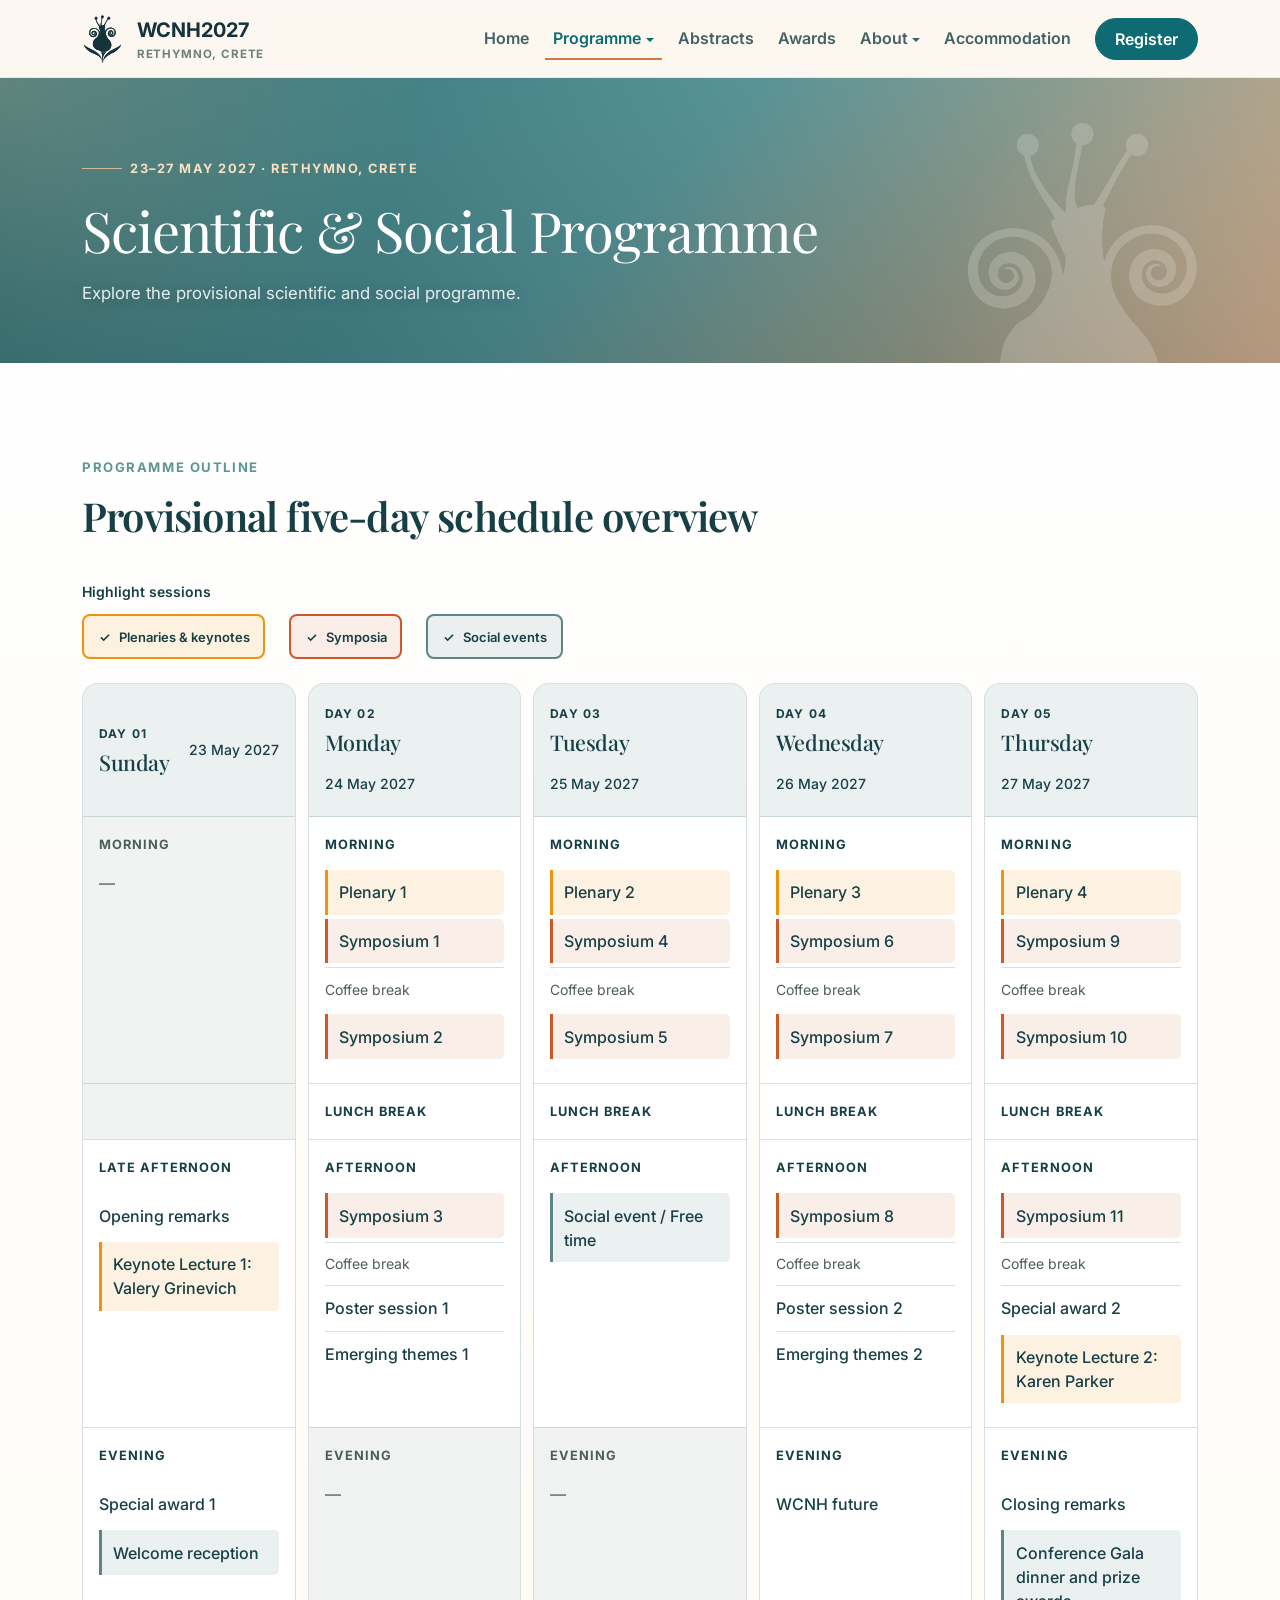
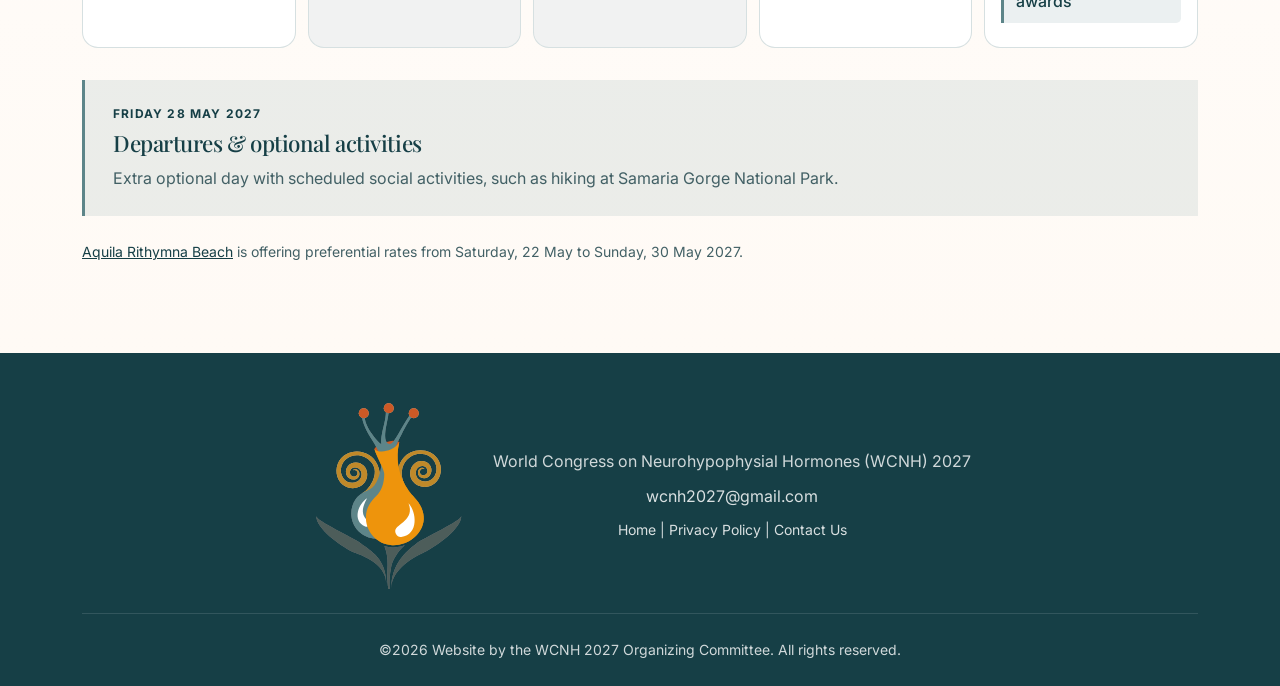
<file: programme.html>
<!DOCTYPE html>
<html lang="en">
<head>
  <meta charset="UTF-8">
  <meta name="viewport" content="width=device-width, initial-scale=1">
  <title>Programme | WCNH 2027 Oxytocin &amp; Vasopressin Congress</title>
  <link rel="icon" type="image/svg+xml" href="assets/img/favicon.svg">
  <meta name="description" content="Provisional scientific and social programme for WCNH 2027, the World Congress on Neurohypophysial Hormones: plenary speakers, symposia and events on oxytocin and vasopressin research.">
  <link rel="canonical" href="https://wcnh2027.com/programme.html">
  <meta property="og:type" content="website">
  <meta property="og:site_name" content="WCNH 2027">
  <meta property="og:title" content="Programme | WCNH 2027 Oxytocin &amp; Vasopressin Congress">
  <meta property="og:description" content="Provisional scientific and social programme for WCNH 2027, the World Congress on Neurohypophysial Hormones: plenary speakers, symposia and events on oxytocin and vasopressin research.">
  <meta property="og:url" content="https://wcnh2027.com/programme.html">
  <meta property="og:image" content="https://wcnh2027.com/assets/img/hotel/1_aquila_hotels_and_resorts_rithymna_beach-1.jpg">
  <meta name="twitter:card" content="summary_large_image">
  <link rel="preconnect" href="https://fonts.googleapis.com">
  <link rel="preconnect" href="https://fonts.gstatic.com" crossorigin>
  <link href="https://fonts.googleapis.com/css2?family=Inter:wght@400;500;600;700&family=Playfair+Display:wght@600;700&display=swap" rel="stylesheet">
  <link href="https://cdn.jsdelivr.net/npm/bootstrap@5.3.3/dist/css/bootstrap.min.css" rel="stylesheet">
  <link href="https://cdn.jsdelivr.net/npm/bootstrap-icons@1.11.3/font/bootstrap-icons.min.css" rel="stylesheet">
  <link rel="stylesheet" href="assets/css/style.css">
  <link rel="stylesheet" href="assets/css/programme.css">
</head>
<body>
  <a class="skip-link" href="#main-content">Skip to content</a>
  <div data-site-nav></div>

<main id="main-content">
    <header class="page-hero">
      <div class="container">
        <img class="page-hero-mark" src="assets/img/logo-square.svg" alt="" aria-hidden="true" width="640" height="750">

        <p class="eyebrow">23–27 May 2027 · Rethymno, Crete</p>
        <h1 class="display-4 mb-3">Scientific &amp; Social Programme</h1>
        <p class="lead-copy mb-0">Explore the provisional scientific and social programme.</p>
      </div>
    </header>

    <section class="section-space section-surface programme-section" aria-labelledby="programme-heading">
      <div class="container">
        <div class="section-heading">
          <span class="section-kicker">Programme Outline</span>
          <h2 class="section-title" id="programme-heading">Provisional five-day schedule overview</h2>
        </div>
        <div class="programme-highlights" role="group" aria-labelledby="programme-highlight-label">
          <p id="programme-highlight-label" class="programme-highlight-label">Highlight sessions</p>
          <div class="programme-legend">
            <button type="button" class="programme-plenary" data-programme-category="programme-plenary" aria-pressed="true"><span class="programme-toggle-mark" aria-hidden="true">✓</span>Plenaries &amp; keynotes</button>
            <button type="button" class="programme-symposium" data-programme-category="programme-symposium" aria-pressed="true"><span class="programme-toggle-mark" aria-hidden="true">✓</span>Symposia</button>
            <button type="button" class="programme-social" data-programme-category="programme-social" aria-pressed="true"><span class="programme-toggle-mark" aria-hidden="true">✓</span>Social events</button>
          </div>
        </div>
        <div class="programme-days">
          <article class="programme-day" id="programme-sunday" aria-labelledby="programme-sunday-heading">
            <header class="programme-day-header">
              <div>
                <p class="programme-day-number">Day 01</p>
                <h3 id="programme-sunday-heading">Sunday</h3>
              </div>
              <time datetime="2027-05-23">23 May 2027</time>
            </header>
            <div class="programme-periods">
              <section class="programme-period programme-period-empty" aria-label="Sunday morning">
                <h4>Morning</h4>
                <p aria-label="No events listed">—</p>
              </section>
              <div class="programme-period programme-lunch programme-period-empty" aria-hidden="true"></div>
              <section class="programme-period" aria-labelledby="programme-sunday-late-afternoon">
                <h4 id="programme-sunday-late-afternoon">Late afternoon</h4>
                <ul class="programme-events">
                  <li>Opening remarks</li>
                  <li class="programme-plenary">Keynote Lecture 1: Valery Grinevich</li>
                </ul>
              </section>
              <section class="programme-period" aria-labelledby="programme-sunday-evening">
                <h4 id="programme-sunday-evening">Evening</h4>
                <ul class="programme-events">
                  <li>Special award 1</li>
                  <li class="programme-social">Welcome reception</li>
                </ul>
              </section>
            </div>
          </article>
          <article class="programme-day" id="programme-monday" aria-labelledby="programme-monday-heading">
            <header class="programme-day-header">
              <div>
                <p class="programme-day-number">Day 02</p>
                <h3 id="programme-monday-heading">Monday</h3>
              </div>
              <time datetime="2027-05-24">24 May 2027</time>
            </header>
            <div class="programme-periods">
              <section class="programme-period" aria-labelledby="programme-monday-morning">
                <h4 id="programme-monday-morning">Morning</h4>
                <ul class="programme-events">
                  <li class="programme-plenary">Plenary 1</li>
                  <li class="programme-symposium">Symposium 1</li>
                  <li class="programme-break">Coffee break</li>
                  <li class="programme-symposium">Symposium 2</li>
                </ul>
              </section>
              <section class="programme-period programme-lunch" aria-labelledby="programme-monday-lunch">
                <h4 id="programme-monday-lunch">Lunch break</h4>
              </section>
              <section class="programme-period" aria-labelledby="programme-monday-afternoon">
                <h4 id="programme-monday-afternoon">Afternoon</h4>
                <ul class="programme-events">
                  <li class="programme-symposium">Symposium 3</li>
                  <li class="programme-break">Coffee break</li>
                  <li>Poster session 1</li>
                  <li>Emerging themes 1</li>
                </ul>
              </section>
              <section class="programme-period programme-period-empty" aria-label="Monday evening">
                <h4>Evening</h4>
                <p aria-label="No events listed">—</p>
              </section>
            </div>
          </article>
          <article class="programme-day" id="programme-tuesday" aria-labelledby="programme-tuesday-heading">
            <header class="programme-day-header">
              <div>
                <p class="programme-day-number">Day 03</p>
                <h3 id="programme-tuesday-heading">Tuesday</h3>
              </div>
              <time datetime="2027-05-25">25 May 2027</time>
            </header>
            <div class="programme-periods">
              <section class="programme-period" aria-labelledby="programme-tuesday-morning">
                <h4 id="programme-tuesday-morning">Morning</h4>
                <ul class="programme-events">
                  <li class="programme-plenary">Plenary 2</li>
                  <li class="programme-symposium">Symposium 4</li>
                  <li class="programme-break">Coffee break</li>
                  <li class="programme-symposium">Symposium 5</li>
                </ul>
              </section>
              <section class="programme-period programme-lunch" aria-labelledby="programme-tuesday-lunch">
                <h4 id="programme-tuesday-lunch">Lunch break</h4>
              </section>
              <section class="programme-period" aria-labelledby="programme-tuesday-afternoon">
                <h4 id="programme-tuesday-afternoon">Afternoon</h4>
                <ul class="programme-events">
                  <li class="programme-social">Social event / Free time</li>
                </ul>
              </section>
              <section class="programme-period programme-period-empty" aria-label="Tuesday evening">
                <h4>Evening</h4>
                <p aria-label="No events listed">—</p>
              </section>
            </div>
          </article>
          <article class="programme-day" id="programme-wednesday" aria-labelledby="programme-wednesday-heading">
            <header class="programme-day-header">
              <div>
                <p class="programme-day-number">Day 04</p>
                <h3 id="programme-wednesday-heading">Wednesday</h3>
              </div>
              <time datetime="2027-05-26">26 May 2027</time>
            </header>
            <div class="programme-periods">
              <section class="programme-period" aria-labelledby="programme-wednesday-morning">
                <h4 id="programme-wednesday-morning">Morning</h4>
                <ul class="programme-events">
                  <li class="programme-plenary">Plenary 3</li>
                  <li class="programme-symposium">Symposium 6</li>
                  <li class="programme-break">Coffee break</li>
                  <li class="programme-symposium">Symposium 7</li>
                </ul>
              </section>
              <section class="programme-period programme-lunch" aria-labelledby="programme-wednesday-lunch">
                <h4 id="programme-wednesday-lunch">Lunch break</h4>
              </section>
              <section class="programme-period" aria-labelledby="programme-wednesday-afternoon">
                <h4 id="programme-wednesday-afternoon">Afternoon</h4>
                <ul class="programme-events">
                  <li class="programme-symposium">Symposium 8</li>
                  <li class="programme-break">Coffee break</li>
                  <li>Poster session 2</li>
                  <li>Emerging themes 2</li>
                </ul>
              </section>
              <section class="programme-period" aria-labelledby="programme-wednesday-evening">
                <h4 id="programme-wednesday-evening">Evening</h4>
                <ul class="programme-events">
                  <li>WCNH future</li>
                </ul>
              </section>
            </div>
          </article>
          <article class="programme-day" id="programme-thursday" aria-labelledby="programme-thursday-heading">
            <header class="programme-day-header">
              <div>
                <p class="programme-day-number">Day 05</p>
                <h3 id="programme-thursday-heading">Thursday</h3>
              </div>
              <time datetime="2027-05-27">27 May 2027</time>
            </header>
            <div class="programme-periods">
              <section class="programme-period" aria-labelledby="programme-thursday-morning">
                <h4 id="programme-thursday-morning">Morning</h4>
                <ul class="programme-events">
                  <li class="programme-plenary">Plenary 4</li>
                  <li class="programme-symposium">Symposium 9</li>
                  <li class="programme-break">Coffee break</li>
                  <li class="programme-symposium">Symposium 10</li>
                </ul>
              </section>
              <section class="programme-period programme-lunch" aria-labelledby="programme-thursday-lunch">
                <h4 id="programme-thursday-lunch">Lunch break</h4>
              </section>
              <section class="programme-period" aria-labelledby="programme-thursday-afternoon">
                <h4 id="programme-thursday-afternoon">Afternoon</h4>
                <ul class="programme-events">
                  <li class="programme-symposium">Symposium 11</li>
                  <li class="programme-break">Coffee break</li>
                  <li>Special award 2</li>
                  <li class="programme-plenary">Keynote Lecture 2: Karen Parker</li>
                </ul>
              </section>
              <section class="programme-period" aria-labelledby="programme-thursday-evening">
                <h4 id="programme-thursday-evening">Evening</h4>
                <ul class="programme-events">
                  <li>Closing remarks</li>
                  <li class="programme-social">Conference Gala dinner and prize awards</li>
                </ul>
              </section>
            </div>
          </article>
        </div>
        <aside class="programme-extension programme-social" aria-labelledby="departures-heading">
          <p class="programme-day-number"><time datetime="2027-05-28">Friday 28 May 2027</time></p>
          <h3 id="departures-heading">Departures &amp; optional activities</h3>
          <p>Extra optional day with scheduled social activities, such as hiking at Samaria Gorge National Park.</p>
        </aside>
        <p class="programme-note"><a href="https://aquilarithymnabeach.reserve-online.net/?checkin=2027-05-22&amp;rooms=1&amp;nights=8&amp;adults=2&amp;bkcode=WCNH&amp;currency=GBP" target="_blank" rel="noopener noreferrer">Aquila Rithymna Beach<span class="visually-hidden"> (opens in a new tab)</span></a> is offering preferential rates from Saturday, 22 May to Sunday, 30 May 2027.</p>
      </div>
    </section>

    <!-- <section class="section-space section-muted">
      <div class="container">
        <div class="section-heading reveal-on-scroll">
          <span class="section-kicker">Plenary Speakers</span>
          <h2 class="section-title">Featured keynote placeholders</h2>
          <p class="section-intro">
            These speaker cards are styled for high-profile plenary announcements and include room for affiliations, talk titles, and concise biographies.
          </p>
        </div>
        <div class="row g-4">
          <div class="col-md-6 col-xl-3">
            <article class="speaker-card reveal-on-scroll">
              <div class="placeholder-box placeholder-photo mb-4" role="img" aria-label="Placeholder photo for Prof. Jane Smith">Speaker Photo</div>

              <h3 class="h4">Prof. Jane Smith</h3>
              <p class="speaker-affiliation mb-3">University of Toronto</p>
              <div class="speaker-talk mb-3">Reframing Translation Pathways in Complex Human Systems</div>
              <p>Prof. Smith's placeholder biography highlights international leadership in collaborative science, multi-site research design, and evidence synthesis.</p>
            </article>
          </div>
          <div class="col-md-6 col-xl-3">
            <article class="speaker-card reveal-on-scroll">
              <div class="placeholder-box placeholder-photo mb-4" role="img" aria-label="Placeholder photo for Prof. Lucas Meyer">Speaker Photo</div>

              <h3 class="h4">Prof. Lucas Meyer</h3>
              <p class="speaker-affiliation mb-3">Karolinska Institutet</p>
              <div class="speaker-talk mb-3">Scaling Discovery from Precision Data to Population Insight</div>
              <p>This placeholder profile suggests broad expertise across translational pipelines, international consortia, and research strategy.</p>
            </article>
          </div>
          <div class="col-md-6 col-xl-3">
            <article class="speaker-card reveal-on-scroll">
              <div class="placeholder-box placeholder-photo mb-4" role="img" aria-label="Placeholder photo for Prof. Aisha Rahman">Speaker Photo</div>

              <h3 class="h4">Prof. Aisha Rahman</h3>
              <p class="speaker-affiliation mb-3">National University of Singapore</p>
              <div class="speaker-talk mb-3">Emerging Methodologies for Inclusive Global Research Networks</div>
              <p>The placeholder bio emphasises mentorship, methodological innovation, and the integration of diverse research environments.</p>
            </article>
          </div>
          <div class="col-md-6 col-xl-3">
            <article class="speaker-card reveal-on-scroll">
              <div class="placeholder-box placeholder-photo mb-4" role="img" aria-label="Placeholder photo for Prof. Matteo Rossi">Speaker Photo</div>

              <h3 class="h4">Prof. Matteo Rossi</h3>
              <p class="speaker-affiliation mb-3">Sapienza University of Rome</p>
              <div class="speaker-talk mb-3">Bridging Mechanism, Practice, and Policy in Future Conference Themes</div>
              <p>Prof. Rossi's placeholder background covers research translation, interdisciplinary programme building, and strategic partnerships.</p>
            </article>
          </div>
        </div>
      </div>
    </section> -->

    <!-- <section class="section-space section-surface">
      <div class="container">
        <div class="section-heading reveal-on-scroll">
          <span class="section-kicker">Symposia</span>
          <h2 class="section-title">Illustrative thematic sessions</h2>
          <p class="section-intro">
            Each accordion item contains a symposium summary, chair details, and a nested list of talks ready to be replaced with confirmed submissions.
          </p>
        </div>
        <div class="accordion reveal-on-scroll" id="symposiaAccordion">
          <div class="accordion-item mb-3">
            <h3 class="accordion-header" id="symposiumOneHeading">
              <button class="accordion-button" type="button" data-bs-toggle="collapse" data-bs-target="#symposiumOne" aria-expanded="true" aria-controls="symposiumOne">
                Systems Approaches to Integrated Evidence
              </button>
            </h3>
            <div id="symposiumOne" class="accordion-collapse collapse show" aria-labelledby="symposiumOneHeading" data-bs-parent="#symposiaAccordion">
              <div class="accordion-body">

                <p><strong>Chair:</strong> Prof. Eleanor Walsh</p>
                <p>This placeholder symposium examines how systems-level models can connect mechanistic discovery, observational data, and applied decision-making across complex research settings.</p>
                <ul class="talk-list">
                  <li><span class="talk-title">Mapping Convergence Across Heterogeneous Datasets</span><span class="talk-speaker">Dr Nina Patel</span><span>Placeholder abstract snippet introducing data integration challenges, cross-site harmonisation, and reproducible interpretation.</span></li>
                  <li><span class="talk-title">When Complexity Informs Intervention Design</span><span class="talk-speaker">Prof. Joel Hartmann</span><span>Placeholder summary discussing translational opportunities when diverse evidence streams are considered together.</span></li>
                  <li><span class="talk-title">Designing Collaborative Inference Pipelines</span><span class="talk-speaker">Dr Hannah Cole</span><span>Placeholder excerpt on practical workflows that enable interdisciplinary teams to work from shared analytic frameworks.</span></li>
                </ul>
              </div>
            </div>
          </div>
          <div class="accordion-item mb-3">
            <h3 class="accordion-header" id="symposiumTwoHeading">
              <button class="accordion-button collapsed" type="button" data-bs-toggle="collapse" data-bs-target="#symposiumTwo" aria-expanded="false" aria-controls="symposiumTwo">
                Future Directions in Translational Research Platforms
              </button>
            </h3>
            <div id="symposiumTwo" class="accordion-collapse collapse" aria-labelledby="symposiumTwoHeading" data-bs-parent="#symposiaAccordion">
              <div class="accordion-body">

                <p><strong>Chair:</strong> Dr Rebecca Owens</p>
                <p>This session placeholder focuses on research infrastructures, shared platforms, and governance models that support translation from discovery to real-world implementation.</p>
                <ul class="talk-list">
                  <li><span class="talk-title">Building Scalable Multi-Centre Workflows</span><span class="talk-speaker">Prof. Colin Webb</span><span>Placeholder abstract snippet summarising platform standardisation and governance issues.</span></li>
                  <li><span class="talk-title">Embedding Evaluation into Programme Delivery</span><span class="talk-speaker">Dr Amal Shah</span><span>Placeholder summary on continuous assessment strategies across linked projects and institutions.</span></li>
                  <li><span class="talk-title">From Pilot Study to Sustainable Infrastructure</span><span class="talk-speaker">Prof. Maria Iliev</span><span>Placeholder excerpt on partnerships, funding models, and institutional alignment.</span></li>
                </ul>
              </div>
            </div>
          </div>
          <div class="accordion-item mb-3">
            <h3 class="accordion-header" id="symposiumThreeHeading">
              <button class="accordion-button collapsed" type="button" data-bs-toggle="collapse" data-bs-target="#symposiumThree" aria-expanded="false" aria-controls="symposiumThree">
                Methods, Metrics, and Meaningful Outcomes
              </button>
            </h3>
            <div id="symposiumThree" class="accordion-collapse collapse" aria-labelledby="symposiumThreeHeading" data-bs-parent="#symposiaAccordion">
              <div class="accordion-body">

                <p><strong>Chair:</strong> Prof. Priyanka Bose</p>
                <p>This placeholder symposium explores emerging metrics, methodological rigour, and how outcome definitions shape interpretation across disciplines.</p>
                <ul class="talk-list">
                  <li><span class="talk-title">Rethinking Outcome Selection in Interdisciplinary Studies</span><span class="talk-speaker">Dr Theo Anderson</span><span>Placeholder abstract snippet outlining trade-offs between feasibility, sensitivity, and relevance.</span></li>
                  <li><span class="talk-title">Transparent Reporting in Complex Study Designs</span><span class="talk-speaker">Dr Yumi Tanaka</span><span>Placeholder summary of reporting frameworks, pre-registration, and open science considerations.</span></li>
                  <li><span class="talk-title">Measurement Strategies for Real-World Contexts</span><span class="talk-speaker">Prof. Samuel Greene</span><span>Placeholder excerpt on balancing standardisation with ecological validity.</span></li>
                </ul>
              </div>
            </div>
          </div>
          <div class="accordion-item mb-3">
            <h3 class="accordion-header" id="symposiumFourHeading">
              <button class="accordion-button collapsed" type="button" data-bs-toggle="collapse" data-bs-target="#symposiumFour" aria-expanded="false" aria-controls="symposiumFour">
                Training the Next Generation of Collaborative Leaders
              </button>
            </h3>
            <div id="symposiumFour" class="accordion-collapse collapse" aria-labelledby="symposiumFourHeading" data-bs-parent="#symposiaAccordion">
              <div class="accordion-body">

                <p><strong>Chair:</strong> Dr Fatima Noor</p>
                <p>This session placeholder addresses mentoring, career development, and the practical skills required to sustain ambitious collaborative programmes.</p>
                <ul class="talk-list">
                  <li><span class="talk-title">Mentorship Structures that Scale Across Institutions</span><span class="talk-speaker">Prof. Caroline Reed</span><span>Placeholder abstract snippet focused on inclusive supervision, sponsorship, and career pathways.</span></li>
                  <li><span class="talk-title">What Early Career Researchers Need from Conferences</span><span class="talk-speaker">Dr Marcus Yeo</span><span>Placeholder summary on visibility, feedback, and network-building opportunities.</span></li>
                  <li><span class="talk-title">Designing Training within Large Collaborative Grants</span><span class="talk-speaker">Prof. Helen Duarte</span><span>Placeholder excerpt on structured development, transferable skills, and cross-disciplinary literacy.</span></li>
                </ul>
              </div>
            </div>
          </div>
          <div class="accordion-item">
            <h3 class="accordion-header" id="symposiumFiveHeading">
              <button class="accordion-button collapsed" type="button" data-bs-toggle="collapse" data-bs-target="#symposiumFive" aria-expanded="false" aria-controls="symposiumFive">
                Partnership Models with Policy, Practice, and Industry
              </button>
            </h3>
            <div id="symposiumFive" class="accordion-collapse collapse" aria-labelledby="symposiumFiveHeading" data-bs-parent="#symposiaAccordion">
              <div class="accordion-body">

                <p><strong>Chair:</strong> Prof. Oliver Grant</p>
                <p>This placeholder symposium considers how strategic partnerships can accelerate dissemination, implementation, and practical value while maintaining scientific integrity.</p>
                <ul class="talk-list">
                  <li><span class="talk-title">Working Across Public, Private, and Academic Boundaries</span><span class="talk-speaker">Dr Emily Sharpe</span><span>Placeholder abstract snippet introducing governance and expectation management in collaborative settings.</span></li>
                  <li><span class="talk-title">From Conference Insight to Sector Adoption</span><span class="talk-speaker">Prof. Karim El-Sayed</span><span>Placeholder summary describing translational routes from research presentation to applied uptake.</span></li>
                  <li><span class="talk-title">Maintaining Trust in High-Visibility Partnerships</span><span class="talk-speaker">Dr Grace Wilson</span><span>Placeholder excerpt on ethics, transparency, and communication with multiple stakeholders.</span></li>
                </ul>
              </div>
            </div>
          </div>
        </div>
      </div>
    </section> -->

    <!-- <section class="section-space section-muted">
      <div class="container">
        <div class="section-heading reveal-on-scroll">
          <span class="section-kicker">Social Programme</span>
          <h2 class="section-title">Networking and hospitality events</h2>
          <p class="section-intro">
            Social events are presented as polished cards so practical details can be added later without disrupting the programme layout.
          </p>
        </div>
        <div class="row g-4">
          <div class="col-lg-4">
            <article class="social-card reveal-on-scroll">
              <span class="social-date-badge">May 2027 [TBC]</span>

              <h3 class="h4">Welcome Reception</h3>
              <p class="social-meta mb-3">18:30-20:30 | Senate House Lawn</p>
              <p>An informal opening evening with drinks, light refreshments, and early networking for speakers, delegates, and sponsor representatives.</p>
            </article>
          </div>
          <div class="col-lg-4">
            <article class="social-card reveal-on-scroll">
              <span class="social-date-badge">May 2027 [TBC]</span>

              <h3 class="h4">Conference Dinner</h3>
              <p class="social-meta mb-3">19:15-22:30 | Trinity College Hall</p>
              <p>A formal placeholder dinner event featuring college hospitality, short remarks, and an opportunity to celebrate the conference community.</p>
            </article>
          </div>
          <div class="col-lg-4">
            <article class="social-card reveal-on-scroll">
              <span class="social-date-badge">May 2027 [TBC]</span>

              <h3 class="h4">Cambridge Excursion</h3>
              <p class="social-meta mb-3">18:00-20:00 | River Cam &amp; Historic Centre</p>
              <p>An optional guided excursion placeholder showcasing the city, including punting and an accessible walking route through key landmarks.</p>
            </article>
          </div>
        </div>
      </div>
    </section> -->
  </main>
  <div data-site-footer></div>

<script src="https://cdn.jsdelivr.net/npm/bootstrap@5.3.3/dist/js/bootstrap.bundle.min.js"></script>
  <script src="assets/js/main.js"></script>
  <script src="assets/js/programme.js"></script>
</body>
</html>
</file>
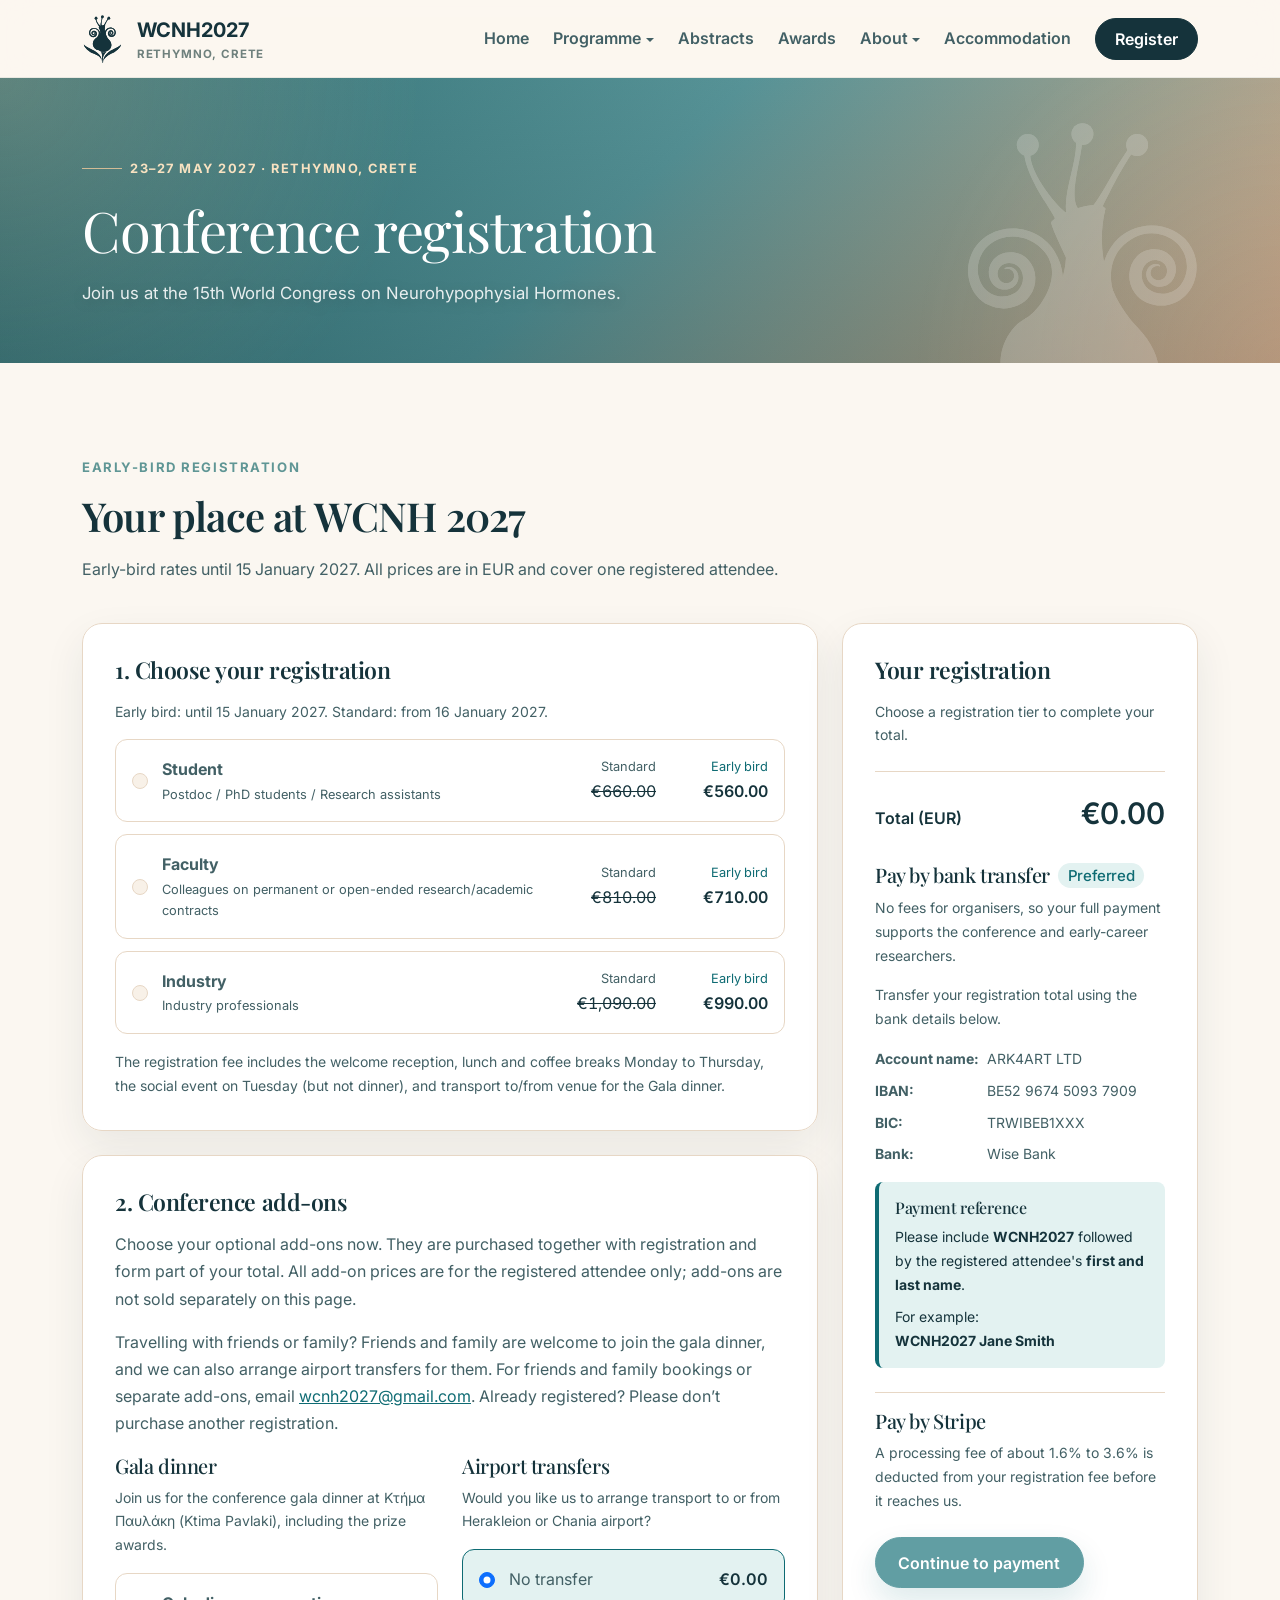
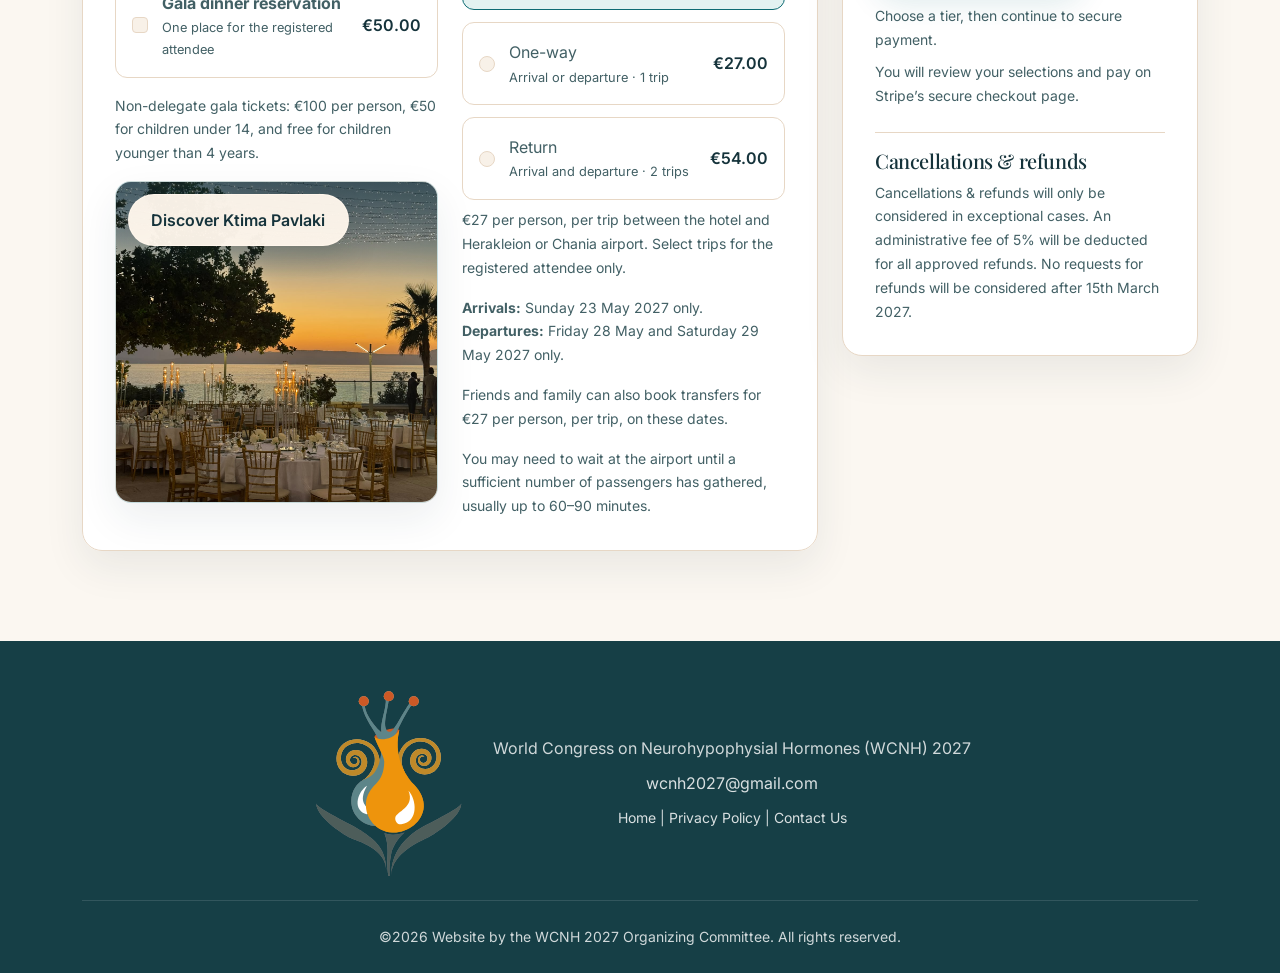
<file: registration.html>
<!DOCTYPE html>
<html lang="en">
<head>
  <meta charset="UTF-8">
  <meta name="viewport" content="width=device-width, initial-scale=1">
  <title>Registration | WCNH 2027 Oxytocin &amp; Vasopressin Congress</title>
  <link rel="icon" type="image/svg+xml" href="assets/img/favicon.svg">
  <meta name="description" content="Register for WCNH 2027, the World Congress on Neurohypophysial Hormones (oxytocin and vasopressin), in Rethymno, Crete. Early-bird rates until 15 January 2027.">
  <link rel="canonical" href="https://wcnh2027.com/registration.html">
  <meta property="og:type" content="website">
  <meta property="og:site_name" content="WCNH 2027">
  <meta property="og:title" content="Registration | WCNH 2027 Oxytocin &amp; Vasopressin Congress">
  <meta property="og:description" content="Register for WCNH 2027, the World Congress on Neurohypophysial Hormones (oxytocin and vasopressin), in Rethymno, Crete. Early-bird rates until 15 January 2027.">
  <meta property="og:url" content="https://wcnh2027.com/registration.html">
  <meta property="og:image" content="https://wcnh2027.com/assets/img/hotel/1_aquila_hotels_and_resorts_rithymna_beach-1.jpg">
  <meta name="twitter:card" content="summary_large_image">
  <link rel="preconnect" href="https://fonts.googleapis.com">
  <link rel="preconnect" href="https://fonts.gstatic.com" crossorigin>
  <link href="https://fonts.googleapis.com/css2?family=Inter:wght@400;500;600;700&family=Playfair+Display:wght@600;700&display=swap" rel="stylesheet">
  <link href="https://cdn.jsdelivr.net/npm/bootstrap@5.3.3/dist/css/bootstrap.min.css" rel="stylesheet">
  <link href="https://cdn.jsdelivr.net/npm/bootstrap-icons@1.11.3/font/bootstrap-icons.min.css" rel="stylesheet">
  <link rel="stylesheet" href="assets/css/style.css">
  <link rel="stylesheet" href="assets/css/registration.css">
</head>
<body>
  <a class="skip-link" href="#main-content">Skip to content</a>
  <div data-site-nav></div>
  <main id="main-content">
    <header class="page-hero">
      <div class="container">
        <img class="page-hero-mark" src="assets/img/logo-square.svg" alt="" aria-hidden="true" width="640" height="750">
        <p class="eyebrow">23–27 May 2027 · Rethymno, Crete</p>
        <h1 class="display-4 mb-3">Conference registration</h1>
        <p class="lead-copy mb-0">Join us at the 15th World Congress on Neurohypophysial Hormones.</p>
      </div>
    </header>
    <section class="section-space">
      <div class="container">
        <div id="checkout-return" class="alert alert-info" role="status" tabindex="-1" hidden></div>
        <noscript><p class="alert alert-warning">Please enable JavaScript to calculate your total and continue to Stripe payment, or contact <a href="mailto:wcnh2027@gmail.com">wcnh2027@gmail.com</a> for help.</p></noscript>
        <div class="section-heading">
          <span class="section-kicker">Early-bird registration</span>
          <h2 class="section-title">Your place at WCNH 2027</h2>
          <p>Early-bird rates until 15 January 2027. All prices are in EUR and cover one registered attendee.</p>
        </div>
        <form id="registration-form">
          <div class="row g-4 align-items-start">
            <div class="col-lg-8">
              <fieldset class="content-panel mb-4" id="tier-options">
                <legend class="panel-title">1. Choose your registration</legend>
                <p class="small">Early bird: until 15 January 2027. Standard: from 16 January 2027.</p>
                <label class="registration-choice registration-tier" for="tier-student">
                  <input class="form-check-input" id="tier-student" type="radio" name="tierId" value="student" required>
                  <span class="registration-category"><strong>Student</strong><small>Postdoc / PhD students / Research assistants</small></span>
                  <span class="registration-fees">
                    <span class="registration-standard"><small>Standard</small><span class="registration-price">€660.00</span></span>
                    <span class="registration-early"><small>Early bird</small><span class="registration-price" data-price-id="student">€560.00</span></span>
                  </span>
                </label>
                <label class="registration-choice registration-tier" for="tier-faculty">
                  <input class="form-check-input" id="tier-faculty" type="radio" name="tierId" value="faculty" required>
                  <span class="registration-category"><strong>Faculty</strong><small>Colleagues on permanent or open-ended research/academic contracts</small></span>
                  <span class="registration-fees">
                    <span class="registration-standard"><small>Standard</small><span class="registration-price">€810.00</span></span>
                    <span class="registration-early"><small>Early bird</small><span class="registration-price" data-price-id="faculty">€710.00</span></span>
                  </span>
                </label>
                
                <label class="registration-choice registration-tier" for="tier-industry">
                  <input class="form-check-input" id="tier-industry" type="radio" name="tierId" value="industry" required>
                  <span class="registration-category"><strong>Industry</strong><small>Industry professionals</small></span>
                  <span class="registration-fees">
                    <span class="registration-standard"><small>Standard</small><span class="registration-price">€1,090.00</span></span>
                    <span class="registration-early"><small>Early bird</small><span class="registration-price" data-price-id="industry">€990.00</span></span>
                  </span>
                </label>
                <p class="small mt-3 mb-0">The registration fee includes the welcome reception, lunch and coffee breaks Monday to Thursday,
                  the social event on Tuesday (but not dinner), and transport to/from venue for the Gala dinner.</p>
              </fieldset>
              <fieldset class="content-panel" id="addon-options" aria-describedby="addon-guidance">
                <legend class="panel-title">2. Conference add-ons</legend>
                <p id="addon-guidance">Choose your optional add-ons now. They are purchased together with registration and form part of your total. All add-on prices are for the registered attendee only; add-ons are not sold separately on this page.</p>
                <p>Travelling with friends or family? Friends and family are welcome to join the gala dinner, and we can also arrange airport transfers for them.
                  For friends and family bookings or separate add-ons, email <a href="mailto:wcnh2027@gmail.com">wcnh2027@gmail.com</a>. Already registered? Please don’t purchase another registration.</p>
                <div class="registration-addons-grid">
                  <fieldset class="registration-addon-group">
                    <legend class="h5">Gala dinner</legend>
                    <p class="small">Join us for the conference gala dinner at Κτήμα Παυλάκη (Ktima Pavlaki), including the prize awards.</p>
                    <label class="registration-choice" for="gala-dinner">
                      <input class="form-check-input" id="gala-dinner" type="checkbox" name="galaDinner">
                      <span><strong>Gala dinner reservation</strong><small>One place for the registered attendee</small></span>
                      <span class="registration-price" data-price-id="gala_dinner">€50.00</span>
                    </label>
                    <p class="small mt-3">Non-delegate gala tickets: €100 per person, €50 for children under 14, and free for children younger than 4 years.</p>
                    <figure class="scenic-figure registration-venue-figure mt-3">
                      <img class="scenic-image registration-venue-image" src="assets/img/ktima-pavlaki.jpeg" alt="Tables set for dinner beneath trees overlooking the sea at Ktima Pavlaki" width="1368" height="1824" loading="lazy">
                      <figcaption class="registration-venue-caption">
                        <a class="btn btn-light" href="https://www.facebook.com/ktimapavlakirethymno" target="_blank" rel="noopener noreferrer">Discover Ktima Pavlaki<span class="visually-hidden"> (opens in a new tab)</span></a>
                      </figcaption>
                    </figure>
                  </fieldset>
                  <fieldset class="registration-addon-group">
                    <legend class="h5">Airport transfers</legend>
                    <p class="small">Would you like us to arrange transport to or from Herakleion or Chania airport?</p>
                    <div class="registration-transfer-options">
                      <label class="registration-choice" for="transfer-none">
                        <input class="form-check-input" id="transfer-none" type="radio" name="transferId" value="none" checked>
                        <span>No transfer</span><span class="registration-price">€0.00</span>
                      </label>
                      <label class="registration-choice" for="transfer-one-way">
                        <input class="form-check-input" id="transfer-one-way" type="radio" name="transferId" value="hotel_transfer_one_way">
                        <span>One-way <small>Arrival or departure · 1 trip</small></span><span class="registration-price" data-price-id="hotel_transfer_one_way">€27.00</span>
                      </label>
                      <label class="registration-choice" for="transfer-return">
                        <input class="form-check-input" id="transfer-return" type="radio" name="transferId" value="hotel_transfer_return">
                        <span>Return <small>Arrival and departure · 2 trips</small></span><span class="registration-price" data-price-id="hotel_transfer_return">€54.00</span>
                      </label>
                    </div>
                    <p class="small mt-2">€27 per person, per trip between the hotel and Herakleion or Chania airport. Select trips for the registered attendee only.</p>
                    <p class="small"><strong>Arrivals:</strong> Sunday 23 May 2027 only.<br><strong>Departures:</strong> Friday 28 May and Saturday 29 May 2027 only.</p>
                    <p class="small">Friends and family can also book transfers for €27 per person, per trip, on these dates.</p>
                    <p class="small mb-0">You may need to wait at the airport until a sufficient number of passengers has gathered, usually up to 60–90 minutes.</p>
                  </fieldset>
                </div>
              </fieldset>
            </div>
            <div class="col-lg-4">
              <aside class="content-panel registration-summary" aria-labelledby="summary-heading">
                <h2 class="panel-title" id="summary-heading">Your registration</h2>
                <ul id="registration-breakdown" class="list-unstyled small mb-4"><li>Choose a registration tier to begin.</li></ul>
                <div class="registration-total-row" role="status" aria-live="polite" aria-atomic="true">
                  <span>Total (EUR)</span><output id="registration-total" for="tier-faculty tier-industry tier-student gala-dinner transfer-none transfer-one-way transfer-return">€0.00</output>
                </div>
                <h3 class="h5 mt-4 d-flex flex-wrap align-items-center gap-2">Pay by bank transfer <span class="badge rounded-pill registration-payment-label registration-payment-label-preferred">Preferred</span></h3>
                <p class="small">No fees for organisers, so your full payment supports the conference and early-career researchers.</p>
                <p class="small">Transfer your registration total using the bank details below.</p>
                <dl class="registration-bank-details small mb-3">
                  <dt>Account name:</dt>
                  <dd>ARK4ART LTD</dd>
                  <dt>IBAN:</dt>
                  <dd class="text-break">BE52 9674 5093 7909</dd>
                  <dt>BIC:</dt>
                  <dd>TRWIBEB1XXX</dd>
                  <dt>Bank:</dt>
                  <dd>Wise Bank</dd>
                </dl>
                <div class="registration-payment-reference small">
                  <h3 class="h6 mb-2">Payment reference</h3>
                  <p class="mb-2">Please include <strong>WCNH2027</strong> followed by the registered attendee's <strong>first and last name</strong>.</p>
                  <p class="mb-0">For example:<br><strong>WCNH2027 Jane Smith</strong></p>
                </div>
                <div class="border-top mt-4 pt-3">
                  <h3 class="h5">Pay by Stripe</h3>
                  <p class="small mb-0">A processing fee of about 1.6% to 3.6% is deducted from your registration fee before it reaches us.</p>
                  <p id="checkout-error" class="alert alert-danger small mt-3" role="alert" tabindex="-1" hidden></p>
                  <div class="mt-4">
                    <button class="btn btn-primary" type="submit" id="checkout-submit" disabled>Continue to payment</button>
                  </div>
                  <p id="checkout-status" class="small mt-3 mb-0" role="status" aria-live="polite">Choose a tier, then continue to secure payment.</p>
                  <p class="small mt-2 mb-0">You will review your selections and pay on Stripe’s secure checkout page.</p>
                </div>
                <div class="border-top mt-4 pt-3">
                  <h3 class="h5">Cancellations &amp; refunds</h3>
                  <p class="small mb-0">Cancellations &amp; refunds will only be considered in exceptional cases. An administrative fee of 5% will be deducted for all approved refunds. No requests for refunds will be considered after 15th March 2027.</p>
                </div>
              </aside>
            </div>
          </div>
        </form>
      </div>
    </section>
  </main>
  <div data-site-footer></div>
  <script src="https://cdn.jsdelivr.net/npm/bootstrap@5.3.3/dist/js/bootstrap.bundle.min.js"></script>
  <script src="assets/js/main.js"></script>
  <script src="assets/js/registration.js?v=checkout-preview-2"></script>
</body>
</html>
</file>
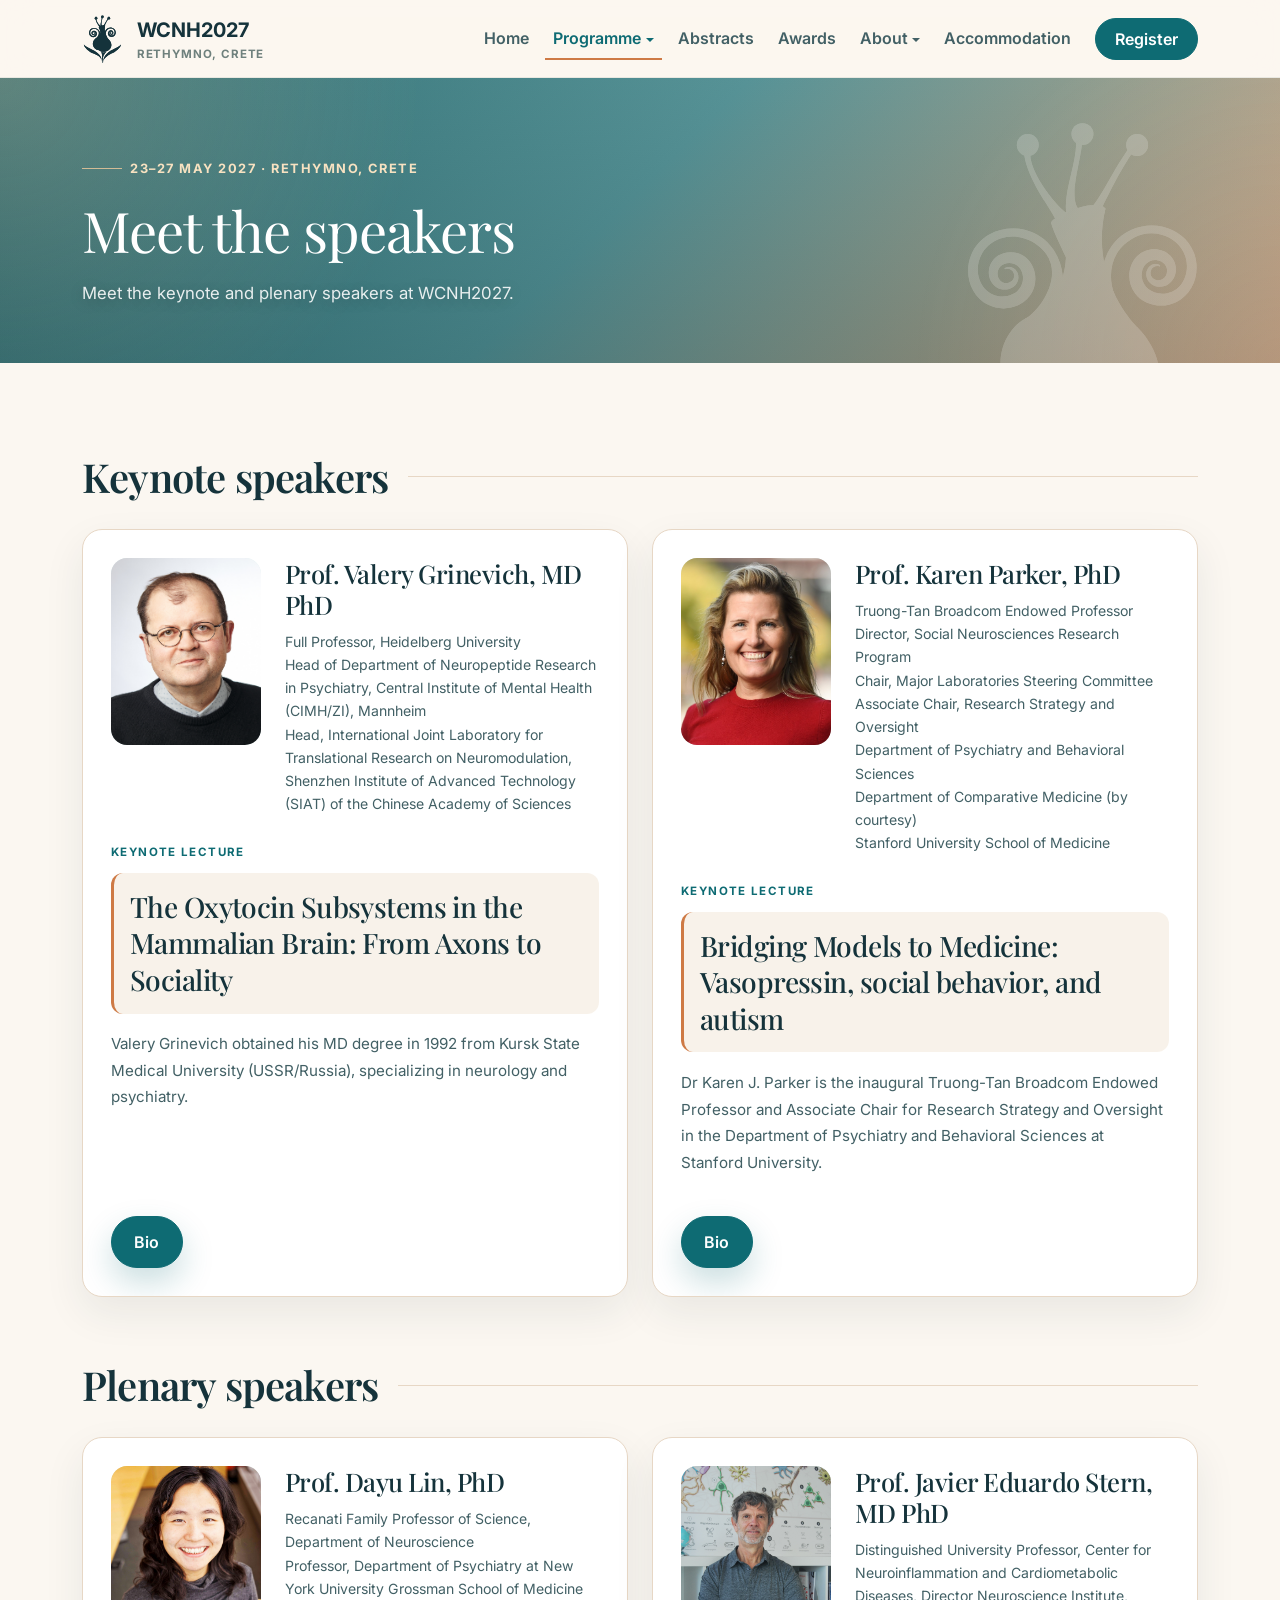
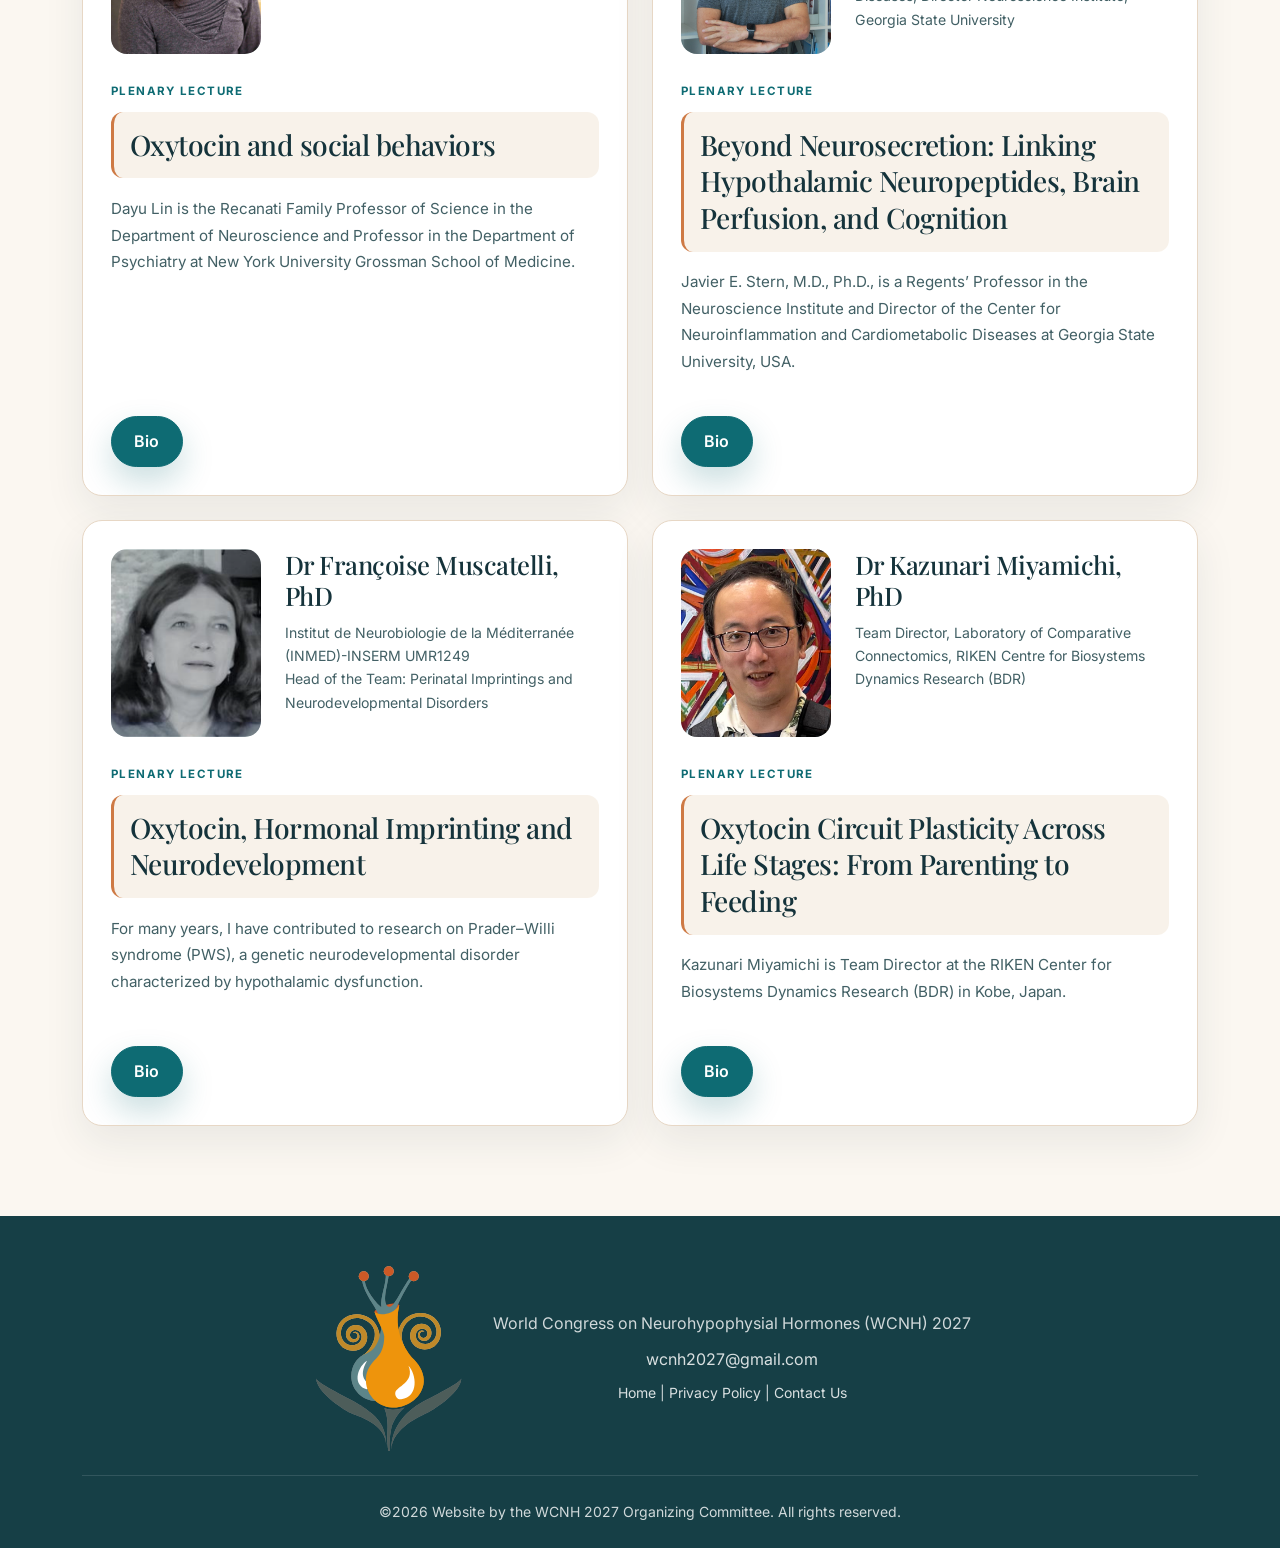
<file: speakers.html>
<!DOCTYPE html>
<html lang="en">
<head>
  <meta charset="UTF-8">
  <meta name="viewport" content="width=device-width, initial-scale=1">
  <title>Speakers | WCNH 2027 Oxytocin &amp; Vasopressin Congress</title>
  <link rel="icon" type="image/svg+xml" href="assets/img/favicon.svg">
  <meta name="description" content="Meet the keynote and plenary speakers at WCNH 2027, leading researchers in oxytocin and vasopressin. Talks, affiliations and biographies for the congress in Rethymno, Crete, 23–27 May 2027.">
  <link rel="canonical" href="https://wcnh2027.com/speakers.html">
  <meta property="og:type" content="website">
  <meta property="og:site_name" content="WCNH 2027">
  <meta property="og:title" content="Speakers | WCNH 2027 Oxytocin &amp; Vasopressin Congress">
  <meta property="og:description" content="Meet the keynote and plenary speakers at WCNH 2027, leading researchers in oxytocin and vasopressin. Talks, affiliations and biographies for the congress in Rethymno, Crete, 23–27 May 2027.">
  <meta property="og:url" content="https://wcnh2027.com/speakers.html">
  <meta property="og:image" content="https://wcnh2027.com/assets/img/hotel/1_aquila_hotels_and_resorts_rithymna_beach-1.jpg">
  <meta name="twitter:card" content="summary_large_image">
  <link rel="preconnect" href="https://fonts.googleapis.com">
  <link rel="preconnect" href="https://fonts.gstatic.com" crossorigin>
  <link href="https://fonts.googleapis.com/css2?family=Inter:wght@400;500;600;700&family=Playfair+Display:wght@600;700&display=swap" rel="stylesheet">
  <link href="https://cdn.jsdelivr.net/npm/bootstrap@5.3.3/dist/css/bootstrap.min.css" rel="stylesheet">
  <link href="https://cdn.jsdelivr.net/npm/bootstrap-icons@1.11.3/font/bootstrap-icons.min.css" rel="stylesheet">
  <link rel="stylesheet" href="assets/css/style.css">
  <link rel="stylesheet" href="assets/css/speakers.css">
</head>
<body>
  <a class="skip-link" href="#main-content">Skip to content</a>
  <div data-site-nav></div>
  <main id="main-content">
    <header class="page-hero">
      <div class="container">
        <img class="page-hero-mark" src="assets/img/logo-square.svg" alt="" aria-hidden="true" width="640" height="750">
        <p class="eyebrow">23–27 May 2027 · Rethymno, Crete</p>
        <h1 class="display-4 mb-3">Meet the speakers</h1>
        <p class="lead-copy mb-0">Meet the keynote and plenary speakers at WCNH2027.</p>
      </div>
    </header>
    <div class="section-space">
      <div class="container">
      <section class="speaker-group" aria-labelledby="keynote-heading">
        <h2 id="keynote-heading" class="section-title speaker-group-heading">Keynote speakers</h2>
        <div class="row g-4">
          <div class="col-lg-6">
            <article class="speaker-card">
              <div class="speaker-identity">
                <img class="speaker-photo" src="assets/img/speakers/valery-grinevich.jpg" alt="Prof. Valery Grinevich, MD PhD" width="300" height="375" loading="lazy">
                <div>
                  <h3 class="speaker-name">Prof. Valery Grinevich, MD PhD</h3>
                  <p class="speaker-affiliation">Full Professor, Heidelberg University<br>Head of  Department of Neuropeptide Research in Psychiatry, Central Institute of Mental Health (CIMH/ZI),  Mannheim<br>Head, International Joint Laboratory for Translational Research on Neuromodulation, Shenzhen Institute of Advanced Technology (SIAT) of the Chinese Academy of Sciences</p>
                </div>
              </div>
              <div class="speaker-content">
                <span class="speaker-talk-label">Keynote lecture</span>
                <h4 class="speaker-talk">The Oxytocin Subsystems in the Mammalian Brain: From Axons to Sociality</h4>
                <p class="speaker-excerpt">Valery Grinevich obtained his MD degree in 1992 from Kursk State Medical University (USSR/Russia), specializing in neurology and psychiatry.</p>
                <details class="speaker-bio pt-4">
                  <summary class="btn btn-primary" aria-label="Read full biography of Prof. Valery Grinevich, MD PhD">Bio</summary>
                  <div class="speaker-full-bio">
                  <p>Valery Grinevich obtained his MD degree in 1992 from Kursk State Medical University (USSR/Russia), specializing in neurology and psychiatry. In 1996, he defended his PhD thesis on the evolutionary and comparative neuroanatomy of the oxytocin and vasopressin systems in vertebrates at the Russian Academy of Sciences in Saint Petersburg. As a recipient of the Russian President Boris Yeltsin Award, he completed postdoctoral training with Profs. Fernand Labrie and George Pelletier in Quebec, studying hypothalamic mechanisms of the stress response, and later joined Greti Aguilera’s team at the NIH to investigate neuro-immuno-endocrine interactions. In 2001, as an Alexander von Humboldt Fellow, Valery joined Prof. Gustav Jirikowski’s group in Jena to study pathological alterations in human hypothalamic neurons. Although appointed Full Professor at Moscow State Medical University in 2003, he declined the position to pursue postdoctoral research with Prof. Peter H. Seeburg at the Max Planck Institute for Medical Research in Heidelberg, where he learned methods of molecular neurobiology and developed cell-type-specific viral tagging of hypothalamic neurons. Valery established his own research group there in 2008. In 2012, he became the Leader of the Independent Neuropeptides Group at the German Cancer Research Center (DKFZ) and the Heidelberg University. Since 2019, he has been Full Professor (W3) at the Heidelberg University and Head of the Department of Neuropeptide Research in Psychiatry at the Central Institute of Mental Health (CIMH/ZI) in Mannheim. Since 2025 Valery heads the International Joint Laboratory for Translational Research on Neuromodulation of the Shenzhen Institute of Advanced Technology (SIAT) of the Chinese Academy of Sciences. Valery has published a number of seminal papers and has received several awards and grants, including an ERC Synergy Grant, which he currently coordinates.</p>
                  </div>
                </details>
              </div>
            </article>
          </div>
          <div class="col-lg-6">
            <article class="speaker-card">
              <div class="speaker-identity">
                <img class="speaker-photo" src="assets/img/speakers/karen-parker.jpg" alt="Prof. Karen Parker, PhD" width="300" height="375" loading="lazy">
                <div>
                  <h3 class="speaker-name">Prof. Karen Parker, PhD</h3>
                  <p class="speaker-affiliation">Truong-Tan Broadcom Endowed Professor<br>Director, Social Neurosciences Research Program<br>Chair, Major Laboratories Steering Committee<br>Associate Chair, Research Strategy and Oversight<br>Department of Psychiatry and Behavioral Sciences<br>Department of Comparative Medicine (by courtesy)<br>Stanford University School of Medicine</p>
                </div>
              </div>
              <div class="speaker-content">
                <span class="speaker-talk-label">Keynote lecture</span>
                <h4 class="speaker-talk">Bridging Models to Medicine: Vasopressin, social behavior, and autism</h4>
                <p class="speaker-excerpt">Dr Karen J. Parker is the inaugural Truong-Tan Broadcom Endowed Professor and Associate Chair for Research Strategy and Oversight in the Department of Psychiatry and Behavioral Sciences at Stanford University.</p>
                <details class="speaker-bio pt-4">
                  <summary class="btn btn-primary" aria-label="Read full biography of Prof. Karen Parker, PhD">Bio</summary>
                  <div class="speaker-full-bio">
                  <p>Dr Karen J. Parker is the inaugural Truong-Tan Broadcom Endowed Professor and Associate Chair for Research Strategy and Oversight in the Department of Psychiatry and Behavioral Sciences at Stanford University. Dr Parker directs the Social Neurosciences Research Program, which seeks to advance understanding of the biological basis of social functioning across a range of species, and to translate these fundamental insights to drive diagnostic and treatment advances for patients with social functioning difficulties. Dr Parker’s research has been supported by the National Institutes of Health, Simons Foundation, and Department of Defense, published in leading scientific journals (e.g., Science Translational Medicine, Nature Neuroscience, PNAS, Molecular Psychiatry), and featured across diverse media outlets (e.g., NPR, CBS, LA Times, Scientific American, Newsweek, Huberman Lab podcast). Dr Parker received her undergraduate and graduate degrees from the University of Michigan. She completed postdoctoral training at Stanford University and joined the Stanford faculty thereafter. She is an Affiliate Scientist at the California National Primate Research Center, a Fellow of the American College of Neuropsychopharmacology (ACNP), and a Kavli Fellow of the U.S. National Academy of Sciences. She has served as an invited key opinion leader at U.S. National Academy, NIH, and private foundation meetings and has held leadership roles on international research advisory committees for the Society for Neuroscience and ACNP.</p>
                  </div>
                </details>
              </div>
            </article>
          </div>
        </div>
      </section>
      <section class="speaker-group" aria-labelledby="plenary-heading">
        <h2 id="plenary-heading" class="section-title speaker-group-heading">Plenary speakers</h2>
        <div class="row g-4">
          <div class="col-lg-6">
            <article class="speaker-card">
              <div class="speaker-identity">
                <img class="speaker-photo" src="assets/img/speakers/dayu-lin.jpg" alt="Prof. Dayu Lin, PhD" width="300" height="375" loading="lazy">
                <div>
                  <h3 class="speaker-name">Prof. Dayu Lin, PhD</h3>
                  <p class="speaker-affiliation">Recanati Family Professor of Science, Department of Neuroscience<br>Professor, Department of Psychiatry at New York University Grossman School of Medicine</p>
                </div>
              </div>
              <div class="speaker-content">
                <span class="speaker-talk-label">Plenary lecture</span>
                <h4 class="speaker-talk">Oxytocin and social behaviors</h4>
                <p class="speaker-excerpt">Dayu Lin is the Recanati Family Professor of Science in the Department of Neuroscience and Professor in the Department of Psychiatry at New York University Grossman School of Medicine.</p>
                <details class="speaker-bio pt-4">
                  <summary class="btn btn-primary" aria-label="Read full biography of Prof. Dayu Lin, PhD">Bio</summary>
                  <div class="speaker-full-bio">
                  <p>Dayu Lin is the Recanati Family Professor of Science in the Department of Neuroscience and Professor in the Department of Psychiatry at New York University Grossman School of Medicine. For the past 20 years, she has studied the neural mechanisms underlying social behaviors, particularly aggression and parental behaviors. Her research seeks to understand the neural circuits that generate and regulate these behaviors and how plasticity within these circuits allows social experiences and reproductive states to reshape behavioral responses. Her work has identified more than 10 molecularly defined neural populations that play essential roles in aggression, social avoidance, parental care, infanticide, sexual receptivity, and predator defense.</p>
                  <p>Dr Lin received her B.S. in Biological Sciences from Fudan University in China. In 2006, she earned her Ph.D. in Neurobiology from Duke University, where she investigated the neural representation of natural olfactory cues in the main olfactory bulb. She then completed her postdoctoral training at the California Institute of Technology, where she investigated the neural circuits underlying aggression.</p>
                  <p>In 2010, Dr Lin established her laboratory as an Assistant Professor in the Smilow Neuroscience Program at New York University Langone Medical Center, which later became part of the Neuroscience Institute at NYU Langone Health. Her contributions to the field have been recognized with many honors, including the Capranica Award for Outstanding Achievement in the Field of Neuroethology, the Klingenstein Fellowship Award in the Neurosciences, the Janett Rosenberg Trubatch Career Development Award, and the McKnight Scholar Award.</p>
                  </div>
                </details>
              </div>
            </article>
          </div>
          <div class="col-lg-6">
            <article class="speaker-card">
              <div class="speaker-identity">
                <img class="speaker-photo" src="assets/img/speakers/javier-stern.jpg" alt="Prof. Javier Eduardo Stern, MD PhD" width="300" height="375" loading="lazy">
                <div>
                  <h3 class="speaker-name">Prof. Javier Eduardo Stern, MD PhD</h3>
                  <p class="speaker-affiliation">Distinguished University Professor, Center for Neuroinflammation and Cardiometabolic Diseases, Director    Neuroscience Institute, Georgia State University</p>
                </div>
              </div>
              <div class="speaker-content">
                <span class="speaker-talk-label">Plenary lecture</span>
                <h4 class="speaker-talk">Beyond Neurosecretion: Linking Hypothalamic Neuropeptides, Brain Perfusion, and Cognition</h4>
                <p class="speaker-excerpt">Javier E. Stern, M.D., Ph.D., is a Regents’ Professor in the Neuroscience Institute and Director of the Center for Neuroinflammation and Cardiometabolic Diseases at Georgia State University, USA.</p>
                <details class="speaker-bio pt-4">
                  <summary class="btn btn-primary" aria-label="Read full biography of Prof. Javier Eduardo Stern, MD PhD">Bio</summary>
                  <div class="speaker-full-bio">
                  <p>Javier E. Stern, M.D., Ph.D., is a Regents’ Professor in the Neuroscience Institute and Director of the Center for Neuroinflammation and Cardiometabolic Diseases at Georgia State University, USA. He is also currently serving as Scientific Director of the Achucarro Basque Center for Neuroscience in Bilbao, Spain. His research career has focused on understanding how hypothalamic circuits integrate information about the body’s internal environment to coordinate neuroendocrine and autonomic responses, with a particular emphasis on vasopressin and oxytocin systems.</p>
                  <p>His laboratory investigates how the intrinsic properties of neurons, synaptic inputs, and interactions with neighboring neurons, glia, and blood vessels shape hypothalamic function in health and disease. A longstanding interest is how somatodendritic release of neuropeptides regulates neuronal excitability and communication within hypothalamic networks. More recently, his research has explored how vasopressin and oxytocin systems interact with the cerebral microcirculation, linking neuroendocrine signaling to the regulation of local blood flow and tissue oxygenation. These studies combine electrophysiology, advanced imaging, neurochemical and cell-specific manipulations, and physiological measurements in experimental models.</p>
                  <p>A broader goal of his research is to understand how disturbances in these mechanisms contribute to cardiometabolic disease and affect brain regions involved in cognition, with growing interests in the links among cardiovascular dysfunction, aging, and cognitive decline. Dr Stern is a Fellow of the American Physiological Society and received its Carl Ludwig Distinguished Lectureship Award in 2024. He also served as Chair of the 14th World Congress on Neurohypophysial Hormones in 2024.</p>
                  </div>
                </details>
              </div>
            </article>
          </div>
          <div class="col-lg-6">
            <article class="speaker-card">
              <div class="speaker-identity">
                <img class="speaker-photo" src="assets/img/speakers/francoise-muscatelli.png" alt="Dr Françoise Muscatelli, PhD" width="300" height="375" loading="lazy">
                <div>
                  <h3 class="speaker-name">Dr Françoise Muscatelli, PhD</h3>
                  <p class="speaker-affiliation">Institut de Neurobiologie de la Méditerranée (INMED)-INSERM UMR1249<br>Head of the Team: Perinatal Imprintings and Neurodevelopmental Disorders</p>
                </div>
              </div>
              <div class="speaker-content">
                <span class="speaker-talk-label">Plenary lecture</span>
                <h4 class="speaker-talk">Oxytocin, Hormonal Imprinting and Neurodevelopment</h4>
                <p class="speaker-excerpt">For many years, I have contributed to research on Prader–Willi syndrome (PWS), a genetic neurodevelopmental disorder characterized by hypothalamic dysfunction.</p>
                <details class="speaker-bio pt-4">
                  <summary class="btn btn-primary" aria-label="Read full biography of Dr Françoise Muscatelli, PhD">Bio</summary>
                  <div class="speaker-full-bio">
                  <p>For many years, I have contributed to research on Prader–Willi syndrome (PWS), a genetic neurodevelopmental disorder characterized by hypothalamic dysfunction. My team identified and characterized two novel genes, NECDIN and MAGEL2, implicated in PWS. Notably, MAGEL2 is now recognized as one of the genes most strongly associated with autism spectrum disorder (ASD) risk.</p>
                  <p>Building on these discoveries, I developed my research program in neuroscience with the goal of understanding the physiological mechanisms underlying PWS as a consequence of dysfunction of these candidate genes. A major focus of my work has been to identify the clinical phenotypes associated with specific gene dysfunction and to characterize the underlying molecular pathways and physiological functions, with the ultimate aim of identifying targets for therapeutic intervention.</p>
                  <p>This research led me to investigate the role of oxytocin during early development and its long-lasting influence on brain function. We demonstrated major alterations of the oxytocinergic system in relevant mutant mouse models and developed therapeutic strategies aimed at preventing or alleviating specific symptoms through early postnatal oxytocin treatment. Our preclinical findings provided the rationale for clinical translation, leading first to a Phase II trial and subsequently to an ongoing Phase III clinical trial evaluating oxytocin treatment during infancy in children with PWS. These studies assess oral and social skills as well as neurodevelopmental trajectories, with encouraging effects reported to date.</p>
                  <p>Overall, our work has highlighted the organizational role of the oxytocin system during early development, demonstrating how early oxytocin signaling contributes to shaping neural circuit development and thereby influences feeding, cognitive, and social behaviors from infancy throughout life.</p>
                  </div>
                </details>
              </div>
            </article>
          </div>
          <div class="col-lg-6">
            <article class="speaker-card">
              <div class="speaker-identity">
                <img class="speaker-photo" src="assets/img/speakers/kazunari-miyamichi.jpg" alt="Dr Kazunari Miyamichi, PhD" width="300" height="375" loading="lazy">
                <div>
                  <h3 class="speaker-name">Dr Kazunari Miyamichi, PhD</h3>
                  <p class="speaker-affiliation">Team Director, Laboratory of Comparative Connectomics, RIKEN Centre for Biosystems Dynamics Research (BDR)</p>
                </div>
              </div>
              <div class="speaker-content">
                <span class="speaker-talk-label">Plenary lecture</span>
                <h4 class="speaker-talk">Oxytocin Circuit Plasticity Across Life Stages: From Parenting to Feeding</h4>
                <p class="speaker-excerpt">Kazunari Miyamichi is Team Director at the RIKEN Center for Biosystems Dynamics Research (BDR) in Kobe, Japan.</p>
                <details class="speaker-bio pt-4">
                  <summary class="btn btn-primary" aria-label="Read full biography of Dr Kazunari Miyamichi, PhD">Bio</summary>
                  <div class="speaker-full-bio">
                  <p>Kazunari Miyamichi is Team Director at the RIKEN Center for Biosystems Dynamics Research (BDR) in Kobe, Japan. His early work focused on the molecular mechanisms of olfactory circuit assembly in mice, and he received his Ph.D. from the University of Tokyo in 2006. He subsequently trained with Liqun Luo at Stanford University, where he developed viral genetic approaches for mapping mammalian neural circuits. At RIKEN, his research has expanded to how hypothalamic and autonomic circuits are organized to control social behavior and body physiology. A major focus is the oxytocin and vasopressin systems, including their roles in parental behavior, social function, and pregnancy-associated adaptations. His group also studies hypothalamic circuits controlling reproductive maturation, as well as the molecular and circuit organization of sympathetic outputs to peripheral organs.</p>
                  </div>
                </details>
              </div>
            </article>
          </div>
        </div>
      </section>
    </div>
    </div>
  </main>
  <dialog id="speaker-bio-dialog" class="hero-copy-shell bio-dialog" aria-labelledby="bio-name">
    <button class="bio-close" type="button" aria-label="Close biography" autofocus><span aria-hidden="true">×</span></button>
    <div class="bio-layout" tabindex="0" aria-label="Speaker biography">
      <div class="bio-portrait"></div>
      <div>
        <h2 id="bio-name" class="bio-name"></h2>
        <div class="bio-text"></div>
      </div>
    </div>
  </dialog>
  <div data-site-footer></div>
  <script src="https://cdn.jsdelivr.net/npm/bootstrap@5.3.3/dist/js/bootstrap.bundle.min.js"></script>
  <script src="assets/js/main.js"></script>
  <script src="assets/js/speakers.js"></script>
</body>
</html>
</file>
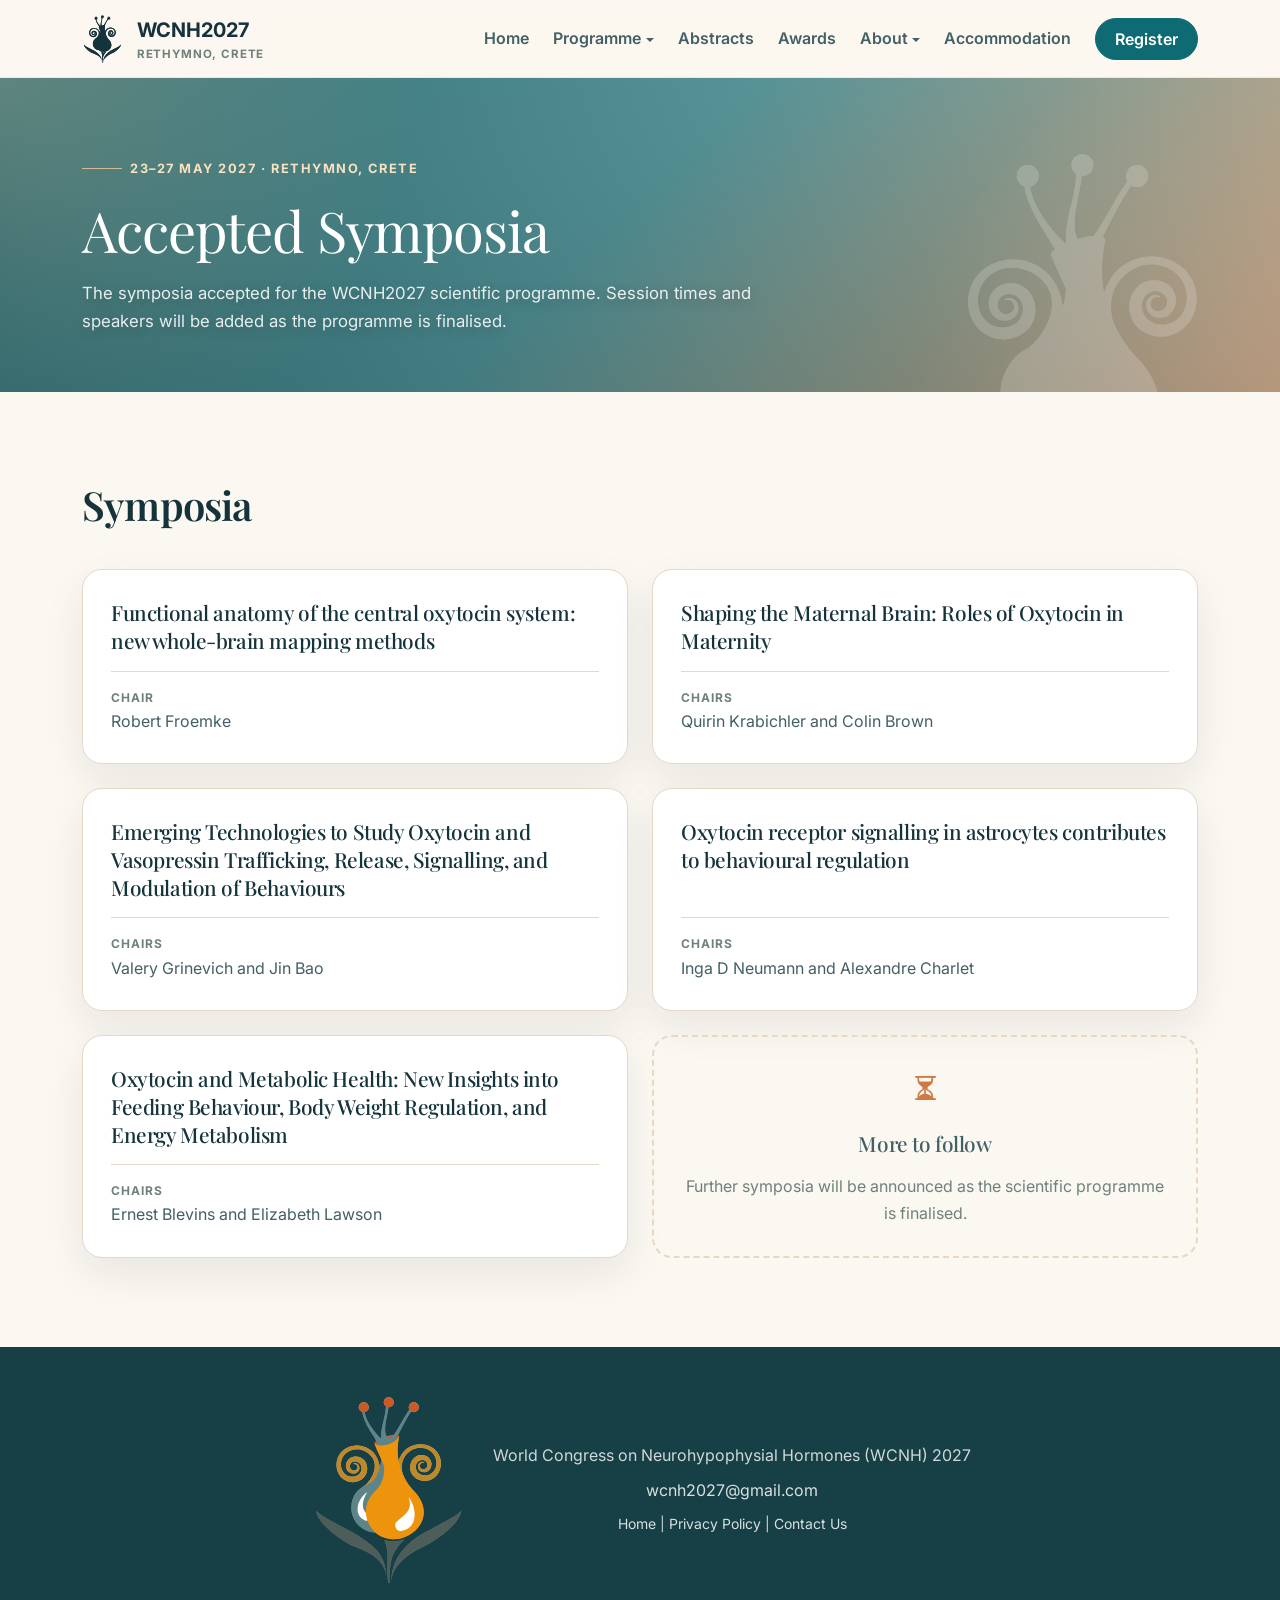
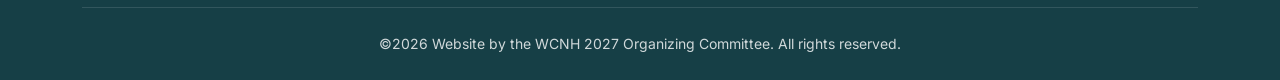
<file: symposia.html>
<!DOCTYPE html>
<html lang="en">
<head>
  <meta charset="UTF-8">
  <meta name="viewport" content="width=device-width, initial-scale=1">
  <title>Accepted Symposia | WCNH 2027 Oxytocin &amp; Vasopressin Congress</title>
  <link rel="icon" type="image/svg+xml" href="assets/img/favicon.svg">
  <meta name="description" content="Accepted symposia for WCNH 2027, the World Congress on Neurohypophysial Hormones (oxytocin and vasopressin), with symposium titles and chairs.">
  <link rel="canonical" href="https://wcnh2027.com/symposia.html">
  <meta property="og:type" content="website">
  <meta property="og:site_name" content="WCNH 2027">
  <meta property="og:title" content="Accepted Symposia | WCNH 2027 Oxytocin &amp; Vasopressin Congress">
  <meta property="og:description" content="Accepted symposia for WCNH 2027, the World Congress on Neurohypophysial Hormones (oxytocin and vasopressin), with symposium titles and chairs.">
  <meta property="og:url" content="https://wcnh2027.com/symposia.html">
  <meta property="og:image" content="https://wcnh2027.com/assets/img/hotel/1_aquila_hotels_and_resorts_rithymna_beach-1.jpg">
  <meta name="twitter:card" content="summary_large_image">
  <link rel="preconnect" href="https://fonts.googleapis.com">
  <link rel="preconnect" href="https://fonts.gstatic.com" crossorigin>
  <link href="https://fonts.googleapis.com/css2?family=Inter:wght@400;500;600;700&family=Playfair+Display:wght@600;700&display=swap" rel="stylesheet">
  <link href="https://cdn.jsdelivr.net/npm/bootstrap@5.3.3/dist/css/bootstrap.min.css" rel="stylesheet">
  <link href="https://cdn.jsdelivr.net/npm/bootstrap-icons@1.11.3/font/bootstrap-icons.min.css" rel="stylesheet">
  <link rel="stylesheet" href="assets/css/style.css">
</head>
<body>
  <a class="skip-link" href="#main-content">Skip to content</a>
  <div data-site-nav></div>
  <main id="main-content">
    <header class="page-hero">
      <div class="container">
        <img class="page-hero-mark" src="assets/img/logo-square.svg" alt="" aria-hidden="true" width="640" height="750">
        <p class="eyebrow">23–27 May 2027 · Rethymno, Crete</p>
        <h1 class="display-4 mb-3">Accepted Symposia</h1>
        <p class="lead-copy mb-0">The symposia accepted for the WCNH2027 scientific programme. Session times and speakers will be added as the programme is finalised.</p>
      </div>
    </header>
    <section class="section-space" aria-labelledby="symposia-heading">
      <div class="container">
        <div class="section-heading">
          <h2 id="symposia-heading" class="section-title">Symposia</h2>
        </div>
        <div class="row g-4">
          <div class="col-lg-6">
            <article class="symposium-card">
              <h3>Functional anatomy of the central oxytocin system: new whole-brain mapping methods</h3>
              <p class="symposium-chairs"><span><strong>Chair</strong>Robert Froemke</span></p>
            </article>
          </div>
          <div class="col-lg-6">
            <article class="symposium-card">
              <h3>Shaping the Maternal Brain: Roles of Oxytocin in Maternity</h3>
              <p class="symposium-chairs"><span><strong>Chairs</strong>Quirin Krabichler and Colin Brown</span></p>
            </article>
          </div>
          <div class="col-lg-6">
            <article class="symposium-card">
              <h3>Emerging Technologies to Study Oxytocin and Vasopressin Trafficking, Release, Signalling, and Modulation of Behaviours</h3>
              <p class="symposium-chairs"><span><strong>Chairs</strong>Valery Grinevich and Jin Bao</span></p>
            </article>
          </div>
          <div class="col-lg-6">
            <article class="symposium-card">
              <h3>Oxytocin receptor signalling in astrocytes contributes to behavioural regulation</h3>
              <p class="symposium-chairs"><span><strong>Chairs</strong>Inga D Neumann and Alexandre Charlet</span></p>
            </article>
          </div>
          <div class="col-lg-6">
            <article class="symposium-card">
              <h3>Oxytocin and Metabolic Health: New Insights into Feeding Behaviour, Body Weight Regulation, and Energy Metabolism</h3>
              <p class="symposium-chairs"><span><strong>Chairs</strong>Ernest Blevins and Elizabeth Lawson</span></p>
            </article>
          </div>
          <div class="col-lg-6">
            <article class="symposium-card symposium-card-pending">
              <i class="bi bi-hourglass-split" aria-hidden="true"></i>
              <h3>More to follow</h3>
              <p class="mb-0">Further symposia will be announced as the scientific programme is finalised.</p>
            </article>
          </div>
        </div>
      </div>
    </section>
  </main>
  <div data-site-footer></div>
  <script src="https://cdn.jsdelivr.net/npm/bootstrap@5.3.3/dist/js/bootstrap.bundle.min.js"></script>
  <script src="assets/js/main.js"></script>
</body>
</html>
</file>
<file: assets/css/style.css>
:root {
  --font-body: "Inter", sans-serif;
  --font-display: "Playfair Display", serif;
  --color-primary: #0e6b73;
  --color-primary-soft: #e3f2f1;
  --color-secondary: #5f9695;
  --color-accent: #ce7a45;
  --color-accent-soft: #f7dfce;
  --color-deep: #15333b;
  --color-ink: #426065;
  --color-muted-text: #6f817d;
  --color-surface: #ffffff;
  --color-surface-alt: #f8f1e8;
  --color-border: #e7d7c5;
  --color-footer: #163f46;
  --shadow-soft: 0 1rem 2.5rem rgba(21, 51, 59, 0.08);
  --shadow-card: 0 1.5rem 3rem rgba(21, 51, 59, 0.1);
  --section-space: clamp(4rem, 7vw, 6rem);
  --bs-primary: var(--color-primary);
  --bs-secondary: var(--color-secondary);
  --bs-body-color: var(--color-ink);
  --bs-body-bg: var(--color-surface-alt);
  --bs-border-color: var(--color-border);
}

html {
  scroll-behavior: smooth;
}

body {
  font-family: var(--font-body);
  color: var(--color-ink);
  background: #fbf7f1;
  line-height: 1.7;
}

main {
  margin-top: 0;
}

h1,
h2,
h3,
h4,
h5,
h6,
.h1,
.h2,
.h3,
.h4,
.h5,
.h6,
legend {
  font-family: var(--font-display);
  color: var(--color-deep);
  letter-spacing: -0.02em;
}

/* Shared visual hierarchy, independent of heading or fieldset semantics. */
.section-title {
  font-size: clamp(1.75rem, 2.5vw + 1rem, 2.5rem);
  font-weight: 600;
  line-height: 1.2;
  margin-bottom: 1rem;
}

.panel-title {
  font-size: clamp(1.25rem, 0.3vw + 1.2rem, 1.5rem);
  font-weight: 600;
  line-height: 1.2;
  margin-bottom: 1rem;
}

a {
  color: var(--color-primary);
}

a:hover,
a:focus {
  color: var(--color-secondary);
}

.skip-link {
  position: fixed;
  left: 1rem;
  top: 1rem;
  z-index: 2000;
  padding: 0.75rem 1rem;
  border-radius: 999px;
  background: var(--color-deep);
  color: #fff;
  text-decoration: none;
  transform: translateY(-200%);
  transition: transform 0.2s ease;
}

.skip-link:focus {
  transform: translateY(0);
}

.site-navbar {
  position: sticky;
  top: 0;
  z-index: 1030;
  backdrop-filter: blur(16px);
  background: rgba(252, 247, 240, 0.9);
  border-bottom: 1px solid rgba(21, 51, 59, 0.08);
  transition: background-color 0.25s ease, box-shadow 0.25s ease, border-color 0.25s ease;
}

.site-navbar .navbar-collapse {
  background: rgba(252, 247, 240, 0.96);
}

.site-navbar .btn-primary {
  box-shadow: none;
}

.site-navbar.scrolled {
  border-color: rgba(21, 51, 59, 0.12);
  box-shadow: 0 0.75rem 1.75rem rgba(21, 51, 59, 0.1);
}

.navbar-brand {
  gap: 0.85rem;
  font-weight: 700;
  color: var(--color-deep);
}

.navbar-logo {
  width: 41px;
  height: 48px;
  background-color: var(--color-deep);
  -webkit-mask: url("../img/logo-square.svg") center / contain no-repeat;
  mask: url("../img/logo-square.svg") center / contain no-repeat;
}

.navbar-brand small {
  display: block;
  margin-top: -0.15rem;
  font-size: 0.72rem;
  letter-spacing: 0.08em;
  text-transform: uppercase;
  color: var(--color-muted-text);
}

.nav-link {
  font-weight: 600;
  color: var(--color-ink);
}

.nav-link.active,
.nav-link[aria-current="page"] {
  color: var(--color-primary);
}

.nav-link.active::after,
.nav-link[aria-current="page"]::after {
  display: block;
  width: 100%;
  height: 2px;
  margin-top: 0.35rem;
  border-radius: 999px;
  background: var(--color-accent);
  content: "";
}

/* Content actions size to their labels and align with their surrounding text. */
.btn {
  display: inline-flex;
  align-items: center;
  justify-content: center;
  align-self: flex-start;
  justify-self: start;
  width: fit-content;
  max-width: 100%;
  min-height: 44px;
  border-radius: 999px;
  font-size: 1rem;
  font-weight: 600;
  line-height: 1.5;
  padding: 0.8rem 1.4rem;
  white-space: normal;
  overflow-wrap: anywhere;
}

.btn:focus-visible {
  outline: 3px solid var(--color-accent);
  outline-offset: 3px;
}

.btn-primary {
  --bs-btn-color: #fff;
  --bs-btn-bg: var(--color-primary);
  --bs-btn-border-color: var(--color-primary);
  --bs-btn-hover-color: #fff;
  --bs-btn-hover-bg: var(--color-deep);
  --bs-btn-hover-border-color: var(--color-deep);
  --bs-btn-active-color: #fff;
  --bs-btn-active-bg: var(--color-deep);
  --bs-btn-active-border-color: var(--color-deep);
  --bs-btn-disabled-color: #fff;
  --bs-btn-disabled-bg: var(--color-primary);
  --bs-btn-disabled-border-color: var(--color-primary);
  --bs-btn-focus-shadow-rgb: 14, 107, 115;
  background: var(--color-primary);
  border-color: var(--color-primary);
  box-shadow: 0 0.9rem 2rem rgba(14, 107, 115, 0.22);
}

.btn-primary:hover,
.btn-primary:focus {
  background: var(--color-deep);
  border-color: var(--color-deep);
}

.btn-light {
  color: var(--color-deep);
  background: rgba(255, 247, 237, 0.96);
  border-color: rgba(255, 247, 237, 0.96);
  box-shadow: 0 1rem 2rem rgba(21, 51, 59, 0.16);
}

.btn-light:hover,
.btn-light:focus {
  color: var(--color-deep);
  background: #ffffff;
  border-color: #ffffff;
}

.btn-outline-light {
  border-color: rgba(255, 255, 255, 0.72);
  background: rgba(255, 255, 255, 0.08);
}

.btn-outline-light:hover,
.btn-outline-light:focus {
  color: var(--color-deep);
}

.hero-section,
.page-hero {
  position: relative;
  overflow: hidden;
}

.page-hero::before {
  position: absolute;
  inset: 0;
  background:
    radial-gradient(circle at top left, rgba(250, 205, 158, 0.24), transparent 32%),
    radial-gradient(circle at bottom right, rgba(255, 248, 236, 0.14), transparent 28%),
    linear-gradient(135deg, #23656a 0%, #4e8d91 48%, #d9a57d 100%);
  content: "";
}

.page-hero::after {
  position: absolute;
  inset: 0;
  background: linear-gradient(180deg, rgba(255, 255, 255, 0.05), rgba(16, 48, 56, 0.2));
  content: "";
}

.hero-section .container,
.page-hero .container {
  position: relative;
  z-index: 1;
}

.hero-section {
  padding: clamp(5.5rem, 8vw, 7rem) 0 clamp(4rem, 8vw, 5.5rem);
  color: #fff;
}

.home-hero::before {
  position: absolute;
  inset: 0;
  background: url("../img/hotel/2_aquila_rithymna_beach_swimming_around_beach_info_gazebos.jpg") center/cover no-repeat;
  content: "";
}

.home-hero::after {
  position: absolute;
  inset: 0;
  background: linear-gradient(180deg, rgba(255, 248, 239, 0.1), rgba(255, 248, 239, 0.2));
  content: "";
}

.hero-section h1,
.hero-section h2,
.page-hero h1,
.page-hero h2 {
  color: #fff;
}

.page-hero {
  padding: 4.5rem 0 3.5rem;
  color: rgba(255, 255, 255, 0.92);
}

/* Oversized decorative flower, cropped by the hero without changing its height. */
.page-hero-mark {
  display: none;
  position: absolute;
  top: 110%;
  right: -3rem;
  z-index: -1;
  transform: translateY(-50%);
  width: auto;
  height: clamp(24rem, 32vw, 30rem);
  filter: brightness(0) invert(1);
  opacity: 0.18;
  pointer-events: none;
}

.hero-copy-shell {
  max-width: 44rem;
  padding: clamp(1.5rem, 3vw, 2.5rem);
  border: 1px solid rgba(255, 255, 255, 0.55);
  border-radius: 1.75rem;
  background:
    linear-gradient(180deg, rgba(37, 55, 63, 0.34), rgba(21, 35, 41, 0.24)),
    rgba(255, 255, 255, 0.12);
  box-shadow: 0 1.5rem 3rem rgba(8, 31, 37, 0.18);
  backdrop-filter: blur(14px);
}

.eyebrow {
  display: inline-flex;
  align-items: center;
  gap: 0.5rem;
  margin-bottom: 1rem;
  color: rgba(255, 230, 196, 0.96);
  font-size: 0.8rem;
  font-weight: 700;
  letter-spacing: 0.12em;
  text-transform: uppercase;
}

.eyebrow::before {
  display: inline-block;
  width: 2.5rem;
  height: 1px;
  background: rgba(255, 210, 159, 0.74);
  content: "";
}

.hero-tagline {
  font-family: var(--font-body);
  font-weight: 400;
  line-height: 1.7;
  letter-spacing: normal;
  font-size: clamp(1.2rem, 2vw, 1.55rem);
  color: rgba(255, 249, 243, 0.98);
  text-shadow: 0 0.2rem 0.9rem rgba(0, 0, 0, 0.22);
}

.hero-meta,
.page-meta {
  display: flex;
  flex-wrap: wrap;
  gap: 0.85rem;
  margin: 1.5rem 0;
}

.hero-meta span,
.page-meta span {
  display: inline-flex;
  align-items: center;
  gap: 0.55rem;
  padding: 0.65rem 1rem;
  border: 1px solid rgba(255, 245, 232, 0.28);
  border-radius: 999px;
  background: rgba(27, 41, 47, 0.18);
  color: #fff;
  font-size: 0.95rem;
}

.hero-meta-compact {
  margin: 0;
  gap: 0.6rem;
}

.hero-meta-compact span {
  padding: 0.45rem 0.8rem;
  font-size: 0.84rem;
}

.lead-copy {
  max-width: 42rem;
  color: rgba(255, 251, 247, 0.98);
  font-size: 1.05rem;
  text-shadow: 0 0.2rem 0.9rem rgba(0, 0, 0, 0.24);
}

.page-hero .lead-copy {
  color: rgba(255, 255, 255, 0.88);
}

.hero-panel,
.content-panel,
.table-card,
.submission-panel,
.teaser-panel,
.travel-card,
.hotel-card,
.card-shell,
.timeline-card,
.committee-card,
.speaker-card,
.social-card,
.tier-card,
.sponsor-card {
  min-width: 0;
  background: var(--color-surface);
  border: 1px solid var(--color-border);
  border-radius: 1.25rem;
  box-shadow: var(--shadow-soft);
}

.hero-panel {
  padding: 1.5rem;
  color: var(--color-ink);
  background: linear-gradient(180deg, rgba(255, 251, 247, 0.92), rgba(255, 247, 240, 0.86));
  backdrop-filter: blur(10px);
}

.hero-panel .eyebrow,
.content-panel .eyebrow {
  color: var(--color-accent);
}

.hero-panel .eyebrow::before,
.content-panel .eyebrow::before {
  background: rgba(205, 164, 77, 0.45);
}

.stat-list {
  display: grid;
  gap: 1rem;
  margin: 0;
  padding: 0;
  list-style: none;
}

.stat-list li {
  display: flex;
  align-items: center;
  justify-content: space-between;
  gap: 1rem;
  padding: 0.95rem 1rem;
  border-radius: 1rem;
  background: linear-gradient(180deg, rgba(227, 242, 241, 0.92), rgba(247, 239, 230, 0.92));
}

.stat-list strong {
  color: var(--color-deep);
}

.countdown-simple {
  display: flex;
  flex-direction: column;
  align-items: center;
  justify-content: center;
  gap: 0.3rem;
  text-align: center;
}

.countdown-value {
  display: block;
  color: var(--color-primary);
  font-size: clamp(1.5rem, 3vw, 2rem);
  font-weight: 700;
  line-height: 1.1;
}

.countdown-label {
  color: var(--color-muted-text);
  font-size: 0.76rem;
  font-weight: 700;
  letter-spacing: 0.08em;
  text-transform: uppercase;
}

.countdown-simple .countdown-value {
  font-size: clamp(2rem, 7vw, 3rem);
  line-height: 0.95;
}

.countdown-simple .countdown-label {
  margin-top: 0;
  font-size: 0.76rem;
  letter-spacing: 0.12em;
}

.section-space {
  padding: var(--section-space) 0;
}

.section-surface {
  background: linear-gradient(180deg, rgba(255, 255, 255, 0.98), rgba(255, 250, 245, 0.98));
}

.section-muted {
  background: linear-gradient(180deg, rgba(250, 243, 235, 0.88), rgba(244, 236, 226, 0.96));
}

.section-heading {
  max-width: 44rem;
  margin-bottom: 2.5rem;
}

.section-heading p,
.content-panel p:last-child,
.travel-card p:last-child,
.hotel-card p:last-child,
.speaker-card p:last-child,
.committee-card p:last-child,
.sponsor-card p:last-child,
.social-card p:last-child,
.tier-card p:last-child {
  margin-bottom: 0;
}

.section-kicker {
  display: inline-block;
  margin-bottom: 0.85rem;
  color: var(--color-secondary);
  font-size: 0.82rem;
  font-weight: 700;
  letter-spacing: 0.12em;
  text-transform: uppercase;
}

.section-intro {
  color: var(--color-muted-text);
  font-size: 1.03rem;
}

.content-panel,
.submission-panel,
.teaser-panel {
  padding: clamp(1.25rem, 3vw, 2rem);
}

/* A fieldset uses the same panel and title as a section or aside. */
.content-panel > legend {
  float: left;
  width: 100%;
  padding: 0;
}

.content-panel > legend + * {
  clear: both;
}

.placeholder-box {
  display: flex;
  align-items: center;
  justify-content: center;
  min-height: 11rem;
  border: 1px dashed rgba(14, 107, 115, 0.24);
  border-radius: 1rem;
  background:
    linear-gradient(135deg, rgba(14, 107, 115, 0.1), rgba(206, 122, 69, 0.16)),
    var(--color-primary-soft);
  color: var(--color-deep);
  font-size: 0.82rem;
  font-weight: 700;
  letter-spacing: 0.12em;
  text-align: center;
  text-transform: uppercase;
}

.placeholder-box.placeholder-photo {
  min-height: 16rem;
}

.organiser-photo {
  display: block;
  width: 100%;
  aspect-ratio: 1 / 1;
  border-radius: 1rem;
  object-fit: cover;
  object-position: center top;
}

.placeholder-box.placeholder-scenic {
  min-height: 13rem;
  background:
    radial-gradient(circle at 18% 30%, rgba(49, 53, 57, 0.82) 0, rgba(49, 53, 57, 0.82) 8%, transparent 8.5%),
    radial-gradient(circle at 50% 27%, rgba(49, 53, 57, 0.82) 0, rgba(49, 53, 57, 0.82) 8%, transparent 8.5%),
    radial-gradient(circle at 81% 31%, rgba(49, 53, 57, 0.82) 0, rgba(49, 53, 57, 0.82) 8%, transparent 8.5%),
    linear-gradient(90deg, transparent 0 7%, rgba(205, 164, 77, 0.82) 7% 28%, transparent 28% 39%, rgba(205, 164, 77, 0.82) 39% 61%, transparent 61% 72%, rgba(205, 164, 77, 0.82) 72% 93%, transparent 93%),
    linear-gradient(90deg, transparent 0 5%, rgba(104, 126, 144, 0.85) 5% 9%, transparent 9% 26%, rgba(104, 126, 144, 0.85) 26% 30%, transparent 30% 37%, rgba(104, 126, 144, 0.85) 37% 41%, transparent 41% 59%, rgba(104, 126, 144, 0.85) 59% 63%, transparent 63% 70%, rgba(104, 126, 144, 0.85) 70% 74%, transparent 74% 91%, rgba(104, 126, 144, 0.85) 91% 95%, transparent 95%),
    linear-gradient(180deg, rgba(138, 154, 166, 0.26), rgba(239, 226, 184, 0.34)),
    linear-gradient(135deg, rgba(77, 101, 118, 0.14), rgba(205, 164, 77, 0.18)),
    var(--color-primary-soft);
  border-color: rgba(77, 101, 118, 0.24);
}

.scenic-figure {
  position: relative;
  overflow: hidden;
  margin: 0;
  border: 1px solid rgba(14, 107, 115, 0.18);
  border-radius: 1rem;
  background: linear-gradient(135deg, rgba(14, 107, 115, 0.08), rgba(206, 122, 69, 0.14));
  box-shadow: var(--shadow-soft);
}

.scenic-image {
  display: block;
  width: 100%;
  height: clamp(10rem, 26vw, 13rem);
  object-fit: cover;
  object-position: center top;
  filter: saturate(1.02) contrast(0.98);
}

.scenic-video {
  display: block;
  width: 100%;
  aspect-ratio: 16 / 9;
  min-height: 14rem;
  object-fit: cover;
  object-position: center center;
  background: #0f1f24;
}

.placeholder-box.placeholder-logo {
  min-height: 5.5rem;
}

.placeholder-box.placeholder-room {
  min-height: 13rem;
}

.focus-list,
.list-check,
.talk-list,
.details-list {
  margin: 0;
  padding: 0;
  list-style: none;
}

.focus-list li,
.list-check li,
.details-list li {
  position: relative;
  padding-left: 1.75rem;
  margin-bottom: 0.9rem;
}

.focus-list li {
  padding-left: 2rem;
}

.focus-list li::before,
.list-check li::before,
.details-list li::before {
  position: absolute;
  left: 0;
  top: 0.2rem;
  color: var(--color-accent);
  font-weight: 700;
  content: "•";
}

.focus-list li::before {
  top: 0.15rem;
}

.focus-name,
.focus-affiliation {
  display: block;
}

.focus-name {
  color: var(--color-deep);
  font-weight: 700;
  line-height: 1.35;
}

.focus-affiliation {
  margin-top: 0.18rem;
  color: var(--color-muted-text);
  font-size: 0.95rem;
  line-height: 1.5;
}

.meta-chip {
  display: inline-flex;
  align-items: center;
  gap: 0.45rem;
  margin: 0 0.5rem 0.5rem 0;
  padding: 0.55rem 0.9rem;
  border-radius: 999px;
  background: var(--color-primary-soft);
  color: var(--color-primary);
  font-size: 0.9rem;
  font-weight: 600;
}

.conference-timeline {
  position: relative;
  display: grid;
  gap: 1.5rem;
}

.conference-timeline::before {
  position: absolute;
  left: 1rem;
  top: 0.35rem;
  bottom: 0.35rem;
  width: 2px;
  background: linear-gradient(var(--color-primary), rgba(12, 69, 87, 0.08));
  content: "";
}

.timeline-item {
  position: relative;
  padding-left: 3rem;
}

.timeline-item::before {
  position: absolute;
  left: 0.45rem;
  top: 0.45rem;
  width: 1.15rem;
  height: 1.15rem;
  border: 4px solid var(--color-surface);
  border-radius: 50%;
  background: var(--color-accent);
  box-shadow: 0 0 0 1px rgba(12, 69, 87, 0.12);
  content: "";
}

.timeline-card {
  height: 100%;
  padding: 1.5rem;
}

.timeline-date {
  display: block;
  margin-bottom: 0.6rem;
  color: var(--color-primary);
  font-size: 0.8rem;
  font-weight: 700;
  letter-spacing: 0.08em;
  text-transform: uppercase;
}

.card-lift,
.speaker-card,
.committee-card,
.social-card,
.tier-card,
.sponsor-card {
  transition: transform 0.25s ease, box-shadow 0.25s ease;
}

.card-lift:hover,
.speaker-card:hover,
.committee-card:hover,
.social-card:hover,
.tier-card:hover,
.sponsor-card:hover {
  transform: translateY(-0.25rem);
  box-shadow: 0 1.35rem 2.8rem rgba(16, 45, 54, 0.1);
}

.committee-card,
.speaker-card,
.social-card,
.tier-card,
.sponsor-card {
  height: 100%;
  padding: 1.35rem;
}

.card-role,
.social-meta,
.tier-price,
.sponsor-tier-label {
  color: var(--color-secondary);
  font-size: 0.9rem;
  font-weight: 700;
}

.speaker-affiliation {
  color: var(--color-ink);
  font-size: 0.88rem;
  font-weight: 400;
  line-height: 1.65;
  margin: 0;
}

.committee-card h3,
.social-card h3,
.tier-card h3,
.sponsor-card h3 {
  font-size: 1.35rem;
}

.speaker-talk {
  padding: 0.95rem 1rem;
  border-left: 3px solid var(--color-accent);
  border-radius: 0.75rem;
  background: rgba(248, 241, 232, 0.9);
}

.table-card {
  padding: 1.4rem;
}

.table-card .table {
  margin-bottom: 0;
}

.table-card thead th {
  background: var(--color-primary-soft);
  color: var(--color-deep);
  font-weight: 700;
}

.table-card tbody th,
.table-card tbody td {
  vertical-align: middle;
}

.programme-badge {
  display: inline-flex;
  align-items: center;
  gap: 0.35rem;
  margin-right: 0.45rem;
  margin-bottom: 0.45rem;
  padding: 0.45rem 0.7rem;
  border-radius: 999px;
  background: var(--color-accent-soft);
  color: #855d17;
  font-size: 0.82rem;
  font-weight: 700;
}

.accordion-item {
  overflow: hidden;
  border: 1px solid rgba(215, 226, 230, 0.85);
  border-radius: 1rem;
  box-shadow: var(--shadow-soft);
}

.accordion-button {
  padding: 1.2rem 1.35rem;
  font-weight: 700;
  color: var(--color-deep);
}

.accordion-button:not(.collapsed) {
  background: var(--color-primary-soft);
  color: var(--color-primary);
  box-shadow: none;
}

.accordion-button:focus {
  box-shadow: 0 0 0 0.25rem rgba(12, 69, 87, 0.15);
}

.talk-list li {
  padding: 1rem 0;
  border-top: 1px solid rgba(215, 226, 230, 0.8);
}

.talk-list li:first-child {
  padding-top: 0;
  border-top: 0;
}

.talk-title {
  display: block;
  color: var(--color-deep);
  font-weight: 700;
}

.talk-speaker {
  display: block;
  color: var(--color-secondary);
  font-size: 0.92rem;
  font-weight: 600;
}

.social-card {
  position: relative;
  padding-top: 3.25rem;
}

.social-date-badge {
  position: absolute;
  top: 1.25rem;
  right: 1.25rem;
  padding: 0.45rem 0.8rem;
  border-radius: 999px;
  background: var(--color-primary-soft);
  color: var(--color-primary);
  font-size: 0.8rem;
  font-weight: 700;
}

.info-grid {
  display: grid;
  gap: 1rem;
}

.map-frame {
  width: 100%;
  min-height: 23rem;
  border: 0;
  border-radius: 1.25rem;
  box-shadow: var(--shadow-card);
}

.pricing-note,
.deadline-note,
.small-note {
  color: var(--color-muted-text);
  font-size: 0.92rem;
}

.travel-card,
.hotel-card {
  padding: 1.5rem;
}

.hotel-meta {
  display: flex;
  flex-wrap: wrap;
  gap: 0.55rem;
  margin: 1rem 0;
}

.hotel-meta span {
  padding: 0.45rem 0.75rem;
  border-radius: 999px;
  background: var(--color-primary-soft);
  color: var(--color-primary);
  font-size: 0.84rem;
  font-weight: 700;
}

.submission-panel {
  background:
    radial-gradient(circle at top right, rgba(206, 122, 69, 0.16), transparent 30%),
    var(--color-surface);
}

.teaser-panel {
  position: relative;
  overflow: hidden;
  background:
    linear-gradient(135deg, rgba(14, 107, 115, 0.08), rgba(206, 122, 69, 0.12)),
    var(--color-surface);
}

.teaser-panel::after {
  position: absolute;
  top: -2rem;
  right: -2rem;
  width: 8rem;
  height: 8rem;
  border-radius: 50%;
  background: rgba(206, 122, 69, 0.12);
  content: "";
}

.teaser-pill {
  display: inline-flex;
  align-items: center;
  gap: 0.45rem;
  margin-bottom: 1rem;
  padding: 0.45rem 0.85rem;
  border-radius: 999px;
  background: var(--color-accent-soft);
  color: #855d17;
  font-size: 0.8rem;
  font-weight: 700;
  letter-spacing: 0.08em;
  text-transform: uppercase;
}

.tier-card {
  padding-top: 2rem;
}

.tier-card.featured {
  border-color: rgba(200, 141, 44, 0.5);
  background:
    linear-gradient(180deg, rgba(244, 232, 210, 0.8), rgba(255, 255, 255, 0.98));
}

.tier-price {
  display: block;
  margin-bottom: 1rem;
  font-size: 1rem;
}

.sponsor-band {
  background: linear-gradient(135deg, #10434a, #18707a);
  color: #fff;
}

.sponsor-band h2,
.sponsor-band p,
.site-footer h2,
.site-footer h3,
.site-footer h4 {
  color: #fff;
}

.sponsor-logo-grid,
.footer-sponsor-strip {
  display: grid;
  grid-template-columns: repeat(auto-fit, minmax(130px, 1fr));
  gap: 1rem;
}

.small-sponsor {
  min-height: 4.5rem;
  border-color: rgba(255, 255, 255, 0.18);
  background:
    linear-gradient(135deg, rgba(255, 255, 255, 0.08), rgba(200, 141, 44, 0.18)),
    rgba(255, 255, 255, 0.06);
  color: rgba(255, 255, 255, 0.88);
}

.site-footer {
  background: var(--color-footer);
  color: rgba(255, 255, 255, 0.8);
}

.site-footer a {
  color: rgba(255, 255, 255, 0.84);
  text-decoration: none;
}

.site-footer a:hover,
.site-footer a:focus {
  color: #fff;
}

.footer-list {
  margin: 0;
  padding: 0;
  list-style: none;
}

.footer-list li + li {
  margin-top: 0.6rem;
}

.footer-bottom {
  border-top: 1px solid rgba(255, 255, 255, 0.12);
}

.reveal-on-scroll {
  opacity: 0;
  transform: translateY(18px);
  transition: opacity 0.45s ease, transform 0.45s ease;
}

.reveal-on-scroll.reveal-visible {
  opacity: 1;
  transform: translateY(0);
}

@media (min-width: 992px) {
  .page-hero-mark {
    display: block;
  }

  .conference-timeline {
    grid-template-columns: repeat(6, minmax(0, 1fr));
    gap: 1rem;
    padding-top: 2.25rem;
  }

  .conference-timeline::before {
    left: 0;
    top: 1rem;
    right: 0;
    bottom: auto;
    width: auto;
    height: 2px;
  }

  .timeline-item {
    padding-left: 0;
    padding-top: 2.25rem;
  }

  .timeline-item::before {
    left: 50%;
    top: 0.45rem;
    transform: translateX(-50%);
  }

  .hero-offset {
    padding-left: 2rem;
  }
}

@media (max-width: 991.98px) {
  .hero-panel {
    margin-top: 1rem;
  }

}

@media (max-width: 767.98px) {
  main {
    margin-top: 0;
  }

  .hero-section,
  .page-hero {
    padding-top: 4rem;
  }

  .hero-copy-shell {
    padding: 1.35rem;
    border-radius: 1.25rem;
  }

  .section-heading {
    margin-bottom: 2rem;
  }

  .table-card {
    padding: 1rem;
  }

  .programme-badge {
    white-space: normal;
    border-radius: 1rem;
    display: inline-block;
    line-height: 1.45;
  }
}

@media (prefers-reduced-motion: reduce) {
  html {
    scroll-behavior: auto;
  }

  *,
  *::before,
  *::after {
    animation-duration: 0.01ms !important;
    animation-iteration-count: 1 !important;
    transition-duration: 0.01ms !important;
    scroll-behavior: auto !important;
  }

  .reveal-on-scroll {
    opacity: 1;
    transform: none;
  }
}

/* Navbar dropdowns */
.site-navbar {
  --bs-navbar-color: var(--color-ink);
  --bs-navbar-hover-color: var(--color-primary);
  --bs-navbar-active-color: var(--color-primary);
}

.site-navbar .dropdown-toggle::after {
  vertical-align: 0.15em;
}

.site-navbar .nav-group-active {
  color: var(--color-primary);
  box-shadow: inset 0 -2px 0 var(--color-accent);
}

.site-dropdown {
  --bs-dropdown-border-color: var(--color-border);
  --bs-dropdown-border-radius: 0.9rem;
  --bs-dropdown-link-color: var(--color-ink);
  --bs-dropdown-link-hover-color: var(--color-deep);
  --bs-dropdown-link-hover-bg: var(--color-primary-soft);
  --bs-dropdown-link-active-color: var(--color-primary);
  --bs-dropdown-link-active-bg: var(--color-primary-soft);
  padding: 0.4rem;
  box-shadow: var(--shadow-soft);
}

.site-dropdown .dropdown-item {
  border-radius: 0.6rem;
  padding: 0.55rem 0.9rem;
  font-weight: 600;
}

.site-dropdown .dropdown-item.active {
  font-weight: 700;
}

@media (max-width: 991.98px) {
  .site-navbar .site-dropdown {
    border: 0;
    box-shadow: none;
    background: transparent;
    padding: 0 0 0.4rem 0.75rem;
  }

  .site-navbar .nav-group-active {
    box-shadow: none;
  }

  .site-navbar .nav-cta {
    padding: 0.5rem 0 1rem;
  }
}

@media (min-width: 992px) {
  .site-navbar .nav-cta {
    margin-left: 0.5rem;
  }

  .site-navbar .nav-cta .btn {
    min-height: 40px;
    padding: 0.5rem 1.2rem;
  }
}

/* Symposia */
.symposium-card {
  display: flex;
  flex-direction: column;
  gap: 1rem;
  height: 100%;
  padding: 1.75rem;
  background: var(--color-surface);
  border: 1px solid var(--color-border);
  border-radius: 1.25rem;
  box-shadow: var(--shadow-soft);
}

.symposium-card h3 {
  margin: 0;
  font-size: 1.3rem;
  line-height: 1.35;
}

.symposium-chairs {
  margin: auto 0 0;
  padding-top: 1rem;
  border-top: 1px solid var(--color-border);
  color: var(--color-ink);
}

.symposium-chairs strong {
  display: block;
  color: var(--color-muted-text);
  font-size: 0.75rem;
  letter-spacing: 0.08em;
  text-transform: uppercase;
}

.symposium-card-pending {
  align-items: center;
  justify-content: center;
  text-align: center;
  background: transparent;
  border: 2px dashed var(--color-border);
  box-shadow: none;
  color: var(--color-muted-text);
}

.symposium-card-pending i {
  color: var(--color-accent);
  font-size: 1.75rem;
}

.symposium-card-pending h3 {
  color: var(--color-ink);
}

/* Keep anchored sections clear of the sticky navbar. */
#committee {
  scroll-margin-top: 5rem;
}

/* Awards */
.award-benefits {
  display: grid;
  gap: 0.85rem;
  margin: 0 0 1.25rem;
  padding: 0;
  list-style: none;
}

.award-benefits li {
  display: flex;
  align-items: flex-start;
  gap: 0.75rem;
}

.award-benefits i {
  flex-shrink: 0;
  color: var(--color-accent);
  font-size: 1.2rem;
  line-height: 1.4;
}

.award-route p {
  margin-bottom: 0;
}

.award-steps {
  margin: 0;
  padding-left: 1.25rem;
}

.award-steps > li + li {
  margin-top: 0.5rem;
}

.award-steps ul {
  margin-top: 0.5rem;
}

.award-subject {
  margin-top: auto;
  padding-top: 1rem;
  border-top: 1px solid var(--color-border);
}

.award-subject code {
  display: block;
  margin-top: 0.25rem;
  color: var(--color-ink);
  font-size: 0.9rem;
  word-break: break-all;
}
</file>
<file: assets/css/home.css>
.key-dates-panel {
  background: linear-gradient(145deg, var(--color-surface), var(--color-surface-alt));
}

.key-dates-panel .eyebrow {
  font-family: var(--font-body);
}

.key-dates-list {
  margin: 1rem 0 0;
  padding: 0;
  list-style: none;
}

.key-dates-list li {
  position: relative;
  margin-left: 0.4rem;
  padding: 0 0 1.35rem 1.65rem;
  border-left: 2px solid var(--color-border);
}

.key-dates-list li:last-child {
  padding-bottom: 0;
  border-color: transparent;
}

/* Carry the line through the final item's top inset to meet its dot. */
.key-dates-list li:last-child::after {
  position: absolute;
  top: 0;
  left: -2px;
  width: 2px;
  height: 0.35rem;
  background: var(--color-border);
  content: "";
}

.key-dates-list li::before {
  position: absolute;
  top: 0.35rem;
  left: -0.45rem;
  width: 0.8rem;
  height: 0.8rem;
  border: 2px solid var(--color-primary);
  border-radius: 50%;
  background: var(--color-surface);
  content: "";
}

.key-dates-list li.is-past::before {
  background: var(--color-primary);
}

.key-dates-list .key-dates-now {
  padding-bottom: 1.25rem;
  color: var(--color-primary);
  font-size: 0.8rem;
  font-weight: 700;
}

.key-dates-list .key-dates-now::before {
  left: -1rem;
  width: 0.95rem;
  height: 0.95rem;
  border: 0;
  border-radius: 0;
  background: var(--color-accent);
  clip-path: polygon(0 0, 45% 0, 100% 50%, 45% 100%, 0 100%, 55% 50%);
}

.key-dates-list time,
.key-dates-date {
  color: var(--color-primary);
  font-size: 0.82rem;
  font-weight: 700;
}

.key-dates-list h4 {
  margin: 0.35rem 0;
  font-family: var(--font-body);
  font-size: 1rem;
  line-height: 1.5;
}

.key-dates-list p {
  margin: 0;
  font-size: 0.88rem;
  line-height: 1.6;
}

.key-dates-state {
  display: inline-block;
  margin-top: 0.6rem;
  padding: 0.15rem 0.6rem;
  border-radius: 999px;
  background: var(--color-primary-soft);
  color: var(--color-primary);
  font-size: 0.72rem;
  font-weight: 700;
}

.key-dates-state[hidden] {
  display: none;
}
</file>
<file: assets/css/accommodation.css>
.hotel-gallery {
  min-width: 0;
}

.hotel-gallery-carousel {
  position: relative;
  border-radius: 0.9rem;
}

.hotel-gallery-track {
  position: relative;
  aspect-ratio: 4 / 3;
  overflow: hidden;
  border-radius: 0.9rem;
}

.hotel-gallery-preview {
  position: absolute;
  inset: 0;
  display: block;
  opacity: 0;
  pointer-events: none;
  transition: opacity 0.65s ease;
}

.hotel-gallery-preview.is-active {
  z-index: 1;
  opacity: 1;
  pointer-events: auto;
}

.hotel-gallery-arrow {
  position: absolute;
  z-index: 2;
  top: 50%;
  transform: translateY(-50%);
  display: grid;
  place-items: center;
  width: 38px;
  height: 38px;
  padding: 0;
  border: 1px solid rgba(21, 51, 59, 0.16);
  border-radius: 50%;
  background: rgba(255, 255, 255, 0.78);
  color: var(--color-deep);
  font-size: 1rem;
  line-height: 1;
  opacity: 0.68;
  transition: opacity 0.2s ease, background-color 0.2s ease;
}

.hotel-gallery-arrow:hover,
.hotel-gallery-arrow:focus-visible {
  opacity: 1;
  background: #fff;
}

.hotel-gallery-arrow-previous {
  left: 0.75rem;
}

.hotel-gallery-arrow-next {
  right: 0.75rem;
}

.hotel-gallery-preview img {
  display: block;
  width: 100%;
  height: 100%;
  object-fit: cover;
}

.hotel-gallery-thumbnails {
  display: flex;
  gap: 0.55rem;
  overflow-x: auto;
  overflow-y: hidden;
  margin-top: 0.8rem;
  padding: 0.15rem 0 0.45rem;
  scroll-snap-type: x mandatory;
  scrollbar-width: none;
}

.hotel-gallery-thumbnails::-webkit-scrollbar {
  display: none;
}

.hotel-gallery-thumbnail {
  flex: 0 0 clamp(4.5rem, 22%, 6.5rem);
  overflow: hidden;
  border-radius: 0.45rem;
  opacity: 0.58;
  scroll-snap-align: center;
  transition: opacity 0.2s ease, box-shadow 0.2s ease;
}

.hotel-gallery-thumbnail:hover,
.hotel-gallery-thumbnail[aria-current="true"] {
  opacity: 1;
}

.hotel-gallery-thumbnail[aria-current="true"] {
  box-shadow: 0 0 0 2px var(--color-accent);
}

.hotel-gallery-thumbnail img {
  display: block;
  width: 100%;
  aspect-ratio: 4 / 3;
  object-fit: cover;
}

.hotel-gallery-preview:focus-visible,
.hotel-gallery-arrow:focus-visible,
.hotel-gallery-thumbnail:focus-visible {
  outline: 3px solid var(--color-accent);
  outline-offset: 2px;
}

.room-share {
  display: flex;
  flex-wrap: wrap;
  align-items: flex-start;
  gap: 1rem 2rem;
}

.room-share-header {
  flex: 1 1 100%;
}

.room-share-header .panel-title {
  margin-bottom: 0;
}

.room-share-body {
  flex: 1 1 18rem;
  min-width: 0;
}

.room-share .btn-outline-primary {
  --bs-btn-color: var(--color-primary);
  --bs-btn-border-color: var(--color-primary);
  --bs-btn-hover-bg: var(--color-primary);
  --bs-btn-hover-border-color: var(--color-primary);
  --bs-btn-active-bg: var(--color-deep);
  --bs-btn-active-border-color: var(--color-deep);
}

.room-share-qr {
  flex: 0 0 12.5rem;
  padding: 0.85rem 0.85rem 0.7rem;
  border-radius: 0.9rem;
  background: var(--color-surface-alt);
}

.room-share-qr img {
  display: block;
  width: 100%;
  height: auto;
  border-radius: 0.45rem;
}

.room-share-disclaimer {
  flex: 1 1 100%;
  margin-top: 0.5rem;
  padding-top: 1.25rem;
  border-top: 1px solid var(--color-border);
}

@media (prefers-reduced-motion: reduce) {
  .hotel-gallery-preview {
    transition: none;
  }
}
</file>
<file: assets/css/programme.css>
.programme-legend {
  display: flex;
  flex-wrap: wrap;
  gap: 0.75rem 1.5rem;
  padding: 0;
  margin: 0 0 1.5rem;
  list-style: none;
  font-size: 0.8125rem;
  color: var(--color-deep);
}

.programme-plenary { --session-accent: #ee940c; --session-tint: rgba(238, 148, 12, 0.12); }
.programme-symposium { --session-accent: #cc5926; --session-tint: rgba(204, 89, 38, 0.10); }
.programme-social { --session-accent: #5d8589; --session-tint: rgba(93, 133, 137, 0.12); }

.programme-highlight-label {
  margin: 0 0 0.65rem;
  color: var(--color-deep);
  font-size: 0.875rem;
  font-weight: 600;
}

.programme-legend button {
  display: inline-flex;
  align-items: center;
  gap: 0.5rem;
  min-height: 44px;
  padding: 0.6rem 0.85rem;
  border: 2px solid var(--session-accent);
  border-radius: 0.5rem;
  background: var(--session-tint);
  color: var(--color-deep);
  font: inherit;
  font-weight: 600;
  cursor: pointer;
}

.programme-toggle-mark { width: 1em; }
.programme-legend button[aria-pressed="false"] {
  border-color: var(--color-border);
  background: rgba(77, 93, 90, 0.06);
  color: var(--color-ink);
}
.programme-legend button[aria-pressed="false"] .programme-toggle-mark { visibility: hidden; }
.programme-legend button:hover { border-color: var(--color-deep); }
.programme-legend button:focus-visible {
  outline: 3px solid var(--color-deep);
  outline-offset: 3px;
}

.programme-days {
  display: grid;
  grid-template-columns: repeat(5, minmax(0, 1fr));
  gap: 0 0.75rem;
}

.programme-day {
  display: grid;
  grid-template-rows: subgrid;
  grid-row: span 5;
  overflow: hidden;
  border: 1px solid var(--color-border);
  border-radius: 1rem;
  background: var(--color-surface);
  scroll-margin-top: 8rem;
}

.programme-day-header {
  display: flex;
  align-items: center;
  justify-content: space-between;
  flex-wrap: wrap;
  gap: 1rem;
  padding: 1.25rem 1rem;
  background: var(--color-primary-soft);
  border-bottom: 1px solid var(--color-border);
}

.programme-day-number {
  margin: 0 0 0.35rem;
  color: var(--color-primary);
  font-size: 0.75rem;
  font-weight: 700;
  letter-spacing: 0.1em;
  text-transform: uppercase;
}

.programme-day-header h3 { margin: 0; font-size: 1.35rem; }
.programme-day-toggle { display: none; }
.programme-periods[hidden] { display: none !important; }
.programme-day-header > time { color: var(--color-deep); font-weight: 500; font-size: 0.875rem; }
.programme-periods { display: contents; }
.programme-period { padding: 1.25rem 1rem; }
.programme-period + .programme-period { border-top: 1px solid var(--color-border); }
.programme-period-empty {
  background: rgba(77, 93, 90, 0.08);
}
.programme-period.programme-period-empty h4,
.programme-period-empty p { color: #4d5d5a; }

.programme-period h4 {
  margin: 0 0 1.1rem;
  font-family: var(--font-body);
  font-size: 0.8rem;
  font-weight: 700;
  letter-spacing: 0.08em;
  text-transform: uppercase;
  color: var(--color-primary);
}

.programme-lunch h4 { margin-bottom: 0; }

.programme-events { list-style: none; padding: 0; margin: 0; }
.programme-events li { padding: 0.65rem 0; color: var(--color-deep); font-weight: 500; line-height: 1.5; }
.programme-events li + li { border-top: 1px solid var(--color-border); }
.programme-events .programme-break { color: var(--color-ink); font-size: 0.875rem; font-weight: 400; }
.programme-events .programme-plenary,
.programme-events .programme-symposium,
.programme-events .programme-social {
  padding: 0.65rem 0.7rem;
  margin: 0.25rem 0;
  border-top: 0;
  border-left: 3px solid var(--session-accent);
  border-radius: 0 0.3rem 0.3rem 0;
  background: var(--session-tint);
}
.programme-events .programme-dimmed {
  --session-accent: rgba(77, 93, 90, 0.25);
  --session-tint: rgba(77, 93, 90, 0.06);
  color: var(--color-ink);
  opacity: 0.4;
}
.programme-extension { margin-top: 2rem; padding: 1.5rem 1.75rem; border-left: 3px solid var(--session-accent); background: var(--session-tint); }
.programme-extension h3 { font-size: 1.4rem; }
.programme-extension p:last-child { margin-bottom: 0; }
.programme-note { margin: 1.5rem 0 0; font-size: 0.875rem; }

@media (max-width: 1199.98px) {
  .programme-collapsible .programme-day-title { display: none; }
  .programme-collapsible .programme-day-header {
    position: relative;
    padding-right: 3.5rem;
  }
  .programme-collapsible .programme-day-header > div { flex: 1; }
  .programme-day-toggle {
    display: flex;
    align-items: center;
    justify-content: space-between;
    gap: 1rem;
    width: 100%;
    min-height: 44px;
    padding: 0;
    border: 0;
    background: transparent;
    color: inherit;
    font: inherit;
    text-align: left;
    cursor: pointer;
  }
  .programme-day-toggle::before {
    content: "";
    position: absolute;
    inset: 0;
    z-index: 1;
  }
  .programme-day-toggle::after {
    content: "";
    position: absolute;
    right: 1.5rem;
    top: 50%;
    width: 0.6rem;
    height: 0.6rem;
    border-right: 2px solid currentColor;
    border-bottom: 2px solid currentColor;
    transform: translateY(-70%) rotate(45deg);
  }
  .programme-day-toggle[aria-expanded="true"]::after {
    transform: translateY(-30%) rotate(225deg);
  }
  .programme-day-toggle:focus-visible { outline: none; }
  .programme-day-toggle:focus-visible::before {
    outline: 3px solid var(--color-deep);
    outline-offset: -5px;
  }
  .programme-days { grid-template-columns: 1fr; gap: 1.5rem; }
  .programme-day { display: block; }
  .programme-periods { display: block; }
  .programme-period-empty { display: none; }
  .programme-period + .programme-period { border-top: 1px solid var(--color-border); }
  .programme-period-empty + .programme-period { border-left: 0; }
}

@media (max-width: 767.98px) {
  .programme-periods { grid-template-columns: 1fr; }
  .programme-period { padding: 1.25rem; }
  .programme-period + .programme-period { border-left: 0; border-top: 1px solid var(--color-border); }
  .programme-day-header { padding: 1.25rem; }
}
.programme-section {
  /* Logo colours, with translucent tints for quiet backgrounds. */
  --color-deep: #163f46;
  --color-primary: #163f46;
  --color-ink: #4d5d5a;
  --color-accent: #cc5926;
  --color-primary-soft: rgba(93, 133, 137, 0.12);
  --color-surface-alt: rgba(191, 137, 41, 0.08);
  --color-border: rgba(93, 133, 137, 0.25);
}
</file>
<file: assets/css/registration.css>
/* Loaded only by registration.html. */
.registration-payment-label {
  font-family: var(--font-body);
  font-weight: 500;
}

.registration-payment-label-preferred {
  background-color: var(--color-primary-soft);
  color: var(--color-primary);
}

.registration-payment-reference {
  padding: 1rem;
  border-left: 4px solid var(--color-primary);
  border-radius: 0.5rem;
  background: var(--color-primary-soft);
  color: var(--color-deep);
}

.registration-bank-details {
  display: grid;
  grid-template-columns: max-content minmax(0, 1fr);
  gap: 0.5rem 0.5rem;
}

.registration-bank-details dd {
  margin: 0;
}

#checkout-preview {
  white-space: pre-wrap;
  overflow-wrap: anywhere;
  max-height: 65vh;
  overflow-y: auto;
}

.registration-choice {
  display: flex;
  align-items: center;
  gap: 0.85rem;
  padding: 1rem;
  margin-top: 0.75rem;
  border: 1px solid var(--color-border);
  border-radius: 0.75rem;
  cursor: pointer;
}

.registration-choice:has(input:checked) {
  border-color: var(--color-primary);
  background: var(--color-primary-soft);
}

.registration-choice:focus-within {
  outline: 3px solid var(--color-primary);
  outline-offset: 3px;
}

.registration-choice input {
  flex-shrink: 0;
  margin-top: 0;
}

.registration-choice small {
  display: block;
  font-size: 0.8rem;
}

.registration-price {
  margin-left: auto;
  white-space: nowrap;
  font-weight: 600;
  color: var(--color-deep);
}

.registration-total-row {
  display: flex;
  flex-wrap: wrap;
  align-items: baseline;
  justify-content: space-between;
  gap: 0.5rem;
  border-top: 1px solid var(--color-border);
  padding-top: 1rem;
  color: var(--color-deep);
  font-weight: 600;
}

#registration-total {
  font-size: 1.85rem;
  font-variant-numeric: tabular-nums;
}

#registration-breakdown li + li {
  margin-top: 0.65rem;
}

.registration-addons-grid {
  display: grid;
  gap: 1.5rem;
  align-items: start;
}

.registration-addon-group {
  min-width: 0;
}

.registration-venue-figure {
  width: 100%;
}

.registration-venue-image {
  height: clamp(16rem, 25vw, 20rem);
  object-position: center 65%;
  filter: none;
}

.registration-venue-caption {
  position: absolute;
  inset: 0 0 auto;
  padding: 0.75rem 0.75rem 2rem;
  text-align: left;
  background: linear-gradient(rgba(21, 51, 59, 0.55), transparent);
}

.registration-addon-group > legend {
  float: none;
}

@media (min-width: 1200px) {
  .registration-addons-grid {
    grid-template-columns: repeat(2, minmax(0, 1fr));
  }
}

@media (min-width: 992px) {
  .registration-summary {
    position: sticky;
    top: 7rem;
  }
}

@media (max-width: 375px) {
  .registration-choice {
    flex-wrap: wrap;
  }
}

/* Keep both rates alongside each category, including on narrow screens. */
.registration-tier {
  display: grid;
  grid-template-columns: auto minmax(0, 1fr) auto;
}

.registration-fees {
  display: grid;
  grid-template-columns: repeat(2, 6rem);
  gap: 1rem;
  text-align: right;
  font-variant-numeric: tabular-nums;
}

.registration-early {
  color: var(--color-primary);
}

.registration-standard .registration-price {
  font-weight: 400;
  text-decoration: line-through;
}

@media (max-width: 767px) {
  .registration-tier {
    grid-template-columns: auto minmax(0, 1fr);
  }

  .registration-fees {
    grid-column: 2;
    grid-template-columns: repeat(2, minmax(0, 1fr));
    text-align: left;
  }
}
</file>
<file: assets/css/speakers.css>
.speaker-group + .speaker-group { margin-top: 4rem; }
.speaker-group-heading { display: flex; align-items: center; gap: 1.25rem; margin-bottom: 1.75rem; }
.speaker-group-heading::after { content: ""; flex: 1; height: 1px; background: var(--color-border); }
.speaker-card { display: flex; flex-direction: column; padding: 0; overflow: hidden; }
.speaker-identity { display: grid; grid-template-columns: 150px minmax(0, 1fr); gap: 1.5rem; padding: 1.75rem 1.75rem 0; align-items: start; }
.speaker-photo { width: 100%; height: auto; aspect-ratio: 4 / 5; object-fit: cover; object-position: center 20%; border-radius: 1rem; background: var(--color-primary-soft); }
.speaker-card .speaker-name { font-size: clamp(1.4rem, 2vw, 1.8rem); margin: 0 0 0.65rem; }
.speaker-content { display: flex; flex-direction: column; flex: 1; padding: 1.75rem; }
.speaker-talk-label { display: block; font-size: 0.72rem; font-weight: 700; text-transform: uppercase; letter-spacing: 0.12em; color: var(--color-primary); margin-bottom: 0.65rem; }
.speaker-talk { font-size: clamp(1.5rem, 2.2vw, 1.9rem); line-height: 1.3; margin-bottom: 1.1rem; }
.speaker-excerpt { font-size: 0.95rem; line-height: 1.75; }
.speaker-bio { margin-top: auto; }
.speaker-bio summary { list-style: none; }
.speaker-bio summary::-webkit-details-marker { display: none; }
.speaker-full-bio { padding-top: 1rem; }
.bio-close:focus-visible { outline: 3px solid var(--color-accent); outline-offset: 5px; border-radius: 0.25rem; }
.bio-dialog-open { overflow: hidden; }
/* The shared hero-copy-shell owns the glass background, border, shadow and blur. */
.bio-dialog { width: min(900px, calc(100% - 2rem)); max-width: 900px; max-height: calc(100dvh - 3rem); color: #fff; overflow: hidden; }
.bio-dialog[open] { display: flex; flex-direction: column; gap: 1rem; }
.bio-dialog::backdrop { background: rgba(15, 34, 39, 0.65); }
.bio-layout { display: grid; grid-template-columns: 190px minmax(0, 1fr); gap: 2rem; align-items: start; overflow-y: auto; min-height: 0; overscroll-behavior: contain; scrollbar-gutter: stable; padding: 0.25rem; }
.bio-layout:focus-visible { outline: 2px solid rgba(255, 255, 255, 0.7); outline-offset: 2px; }
.bio-name { color: #fff; font-size: clamp(1.5rem, 3vw, 2rem); margin-bottom: 0.75rem; }
.bio-text { line-height: 1.85; }
.bio-text p:last-child { margin-bottom: 0; }
.bio-close { display: block; flex: 0 0 44px; align-self: flex-end; width: 44px; height: 44px; border: 1px solid rgba(255, 255, 255, 0.6); border-radius: 50%; color: white; background: rgba(27, 41, 47, 0.18); font-size: 1.8rem; line-height: 1; cursor: pointer; }
@media (max-width: 575.98px) {
  .speaker-identity { grid-template-columns: 105px minmax(0, 1fr); gap: 1rem; padding: 1.25rem 1.25rem 0; }
  .speaker-content { padding: 1.25rem; }
  .speaker-card .speaker-name { font-size: 1.35rem; }
  .bio-layout { grid-template-columns: 1fr; gap: 1.5rem; }
  .bio-portrait { width: 150px; }
}
</file>
